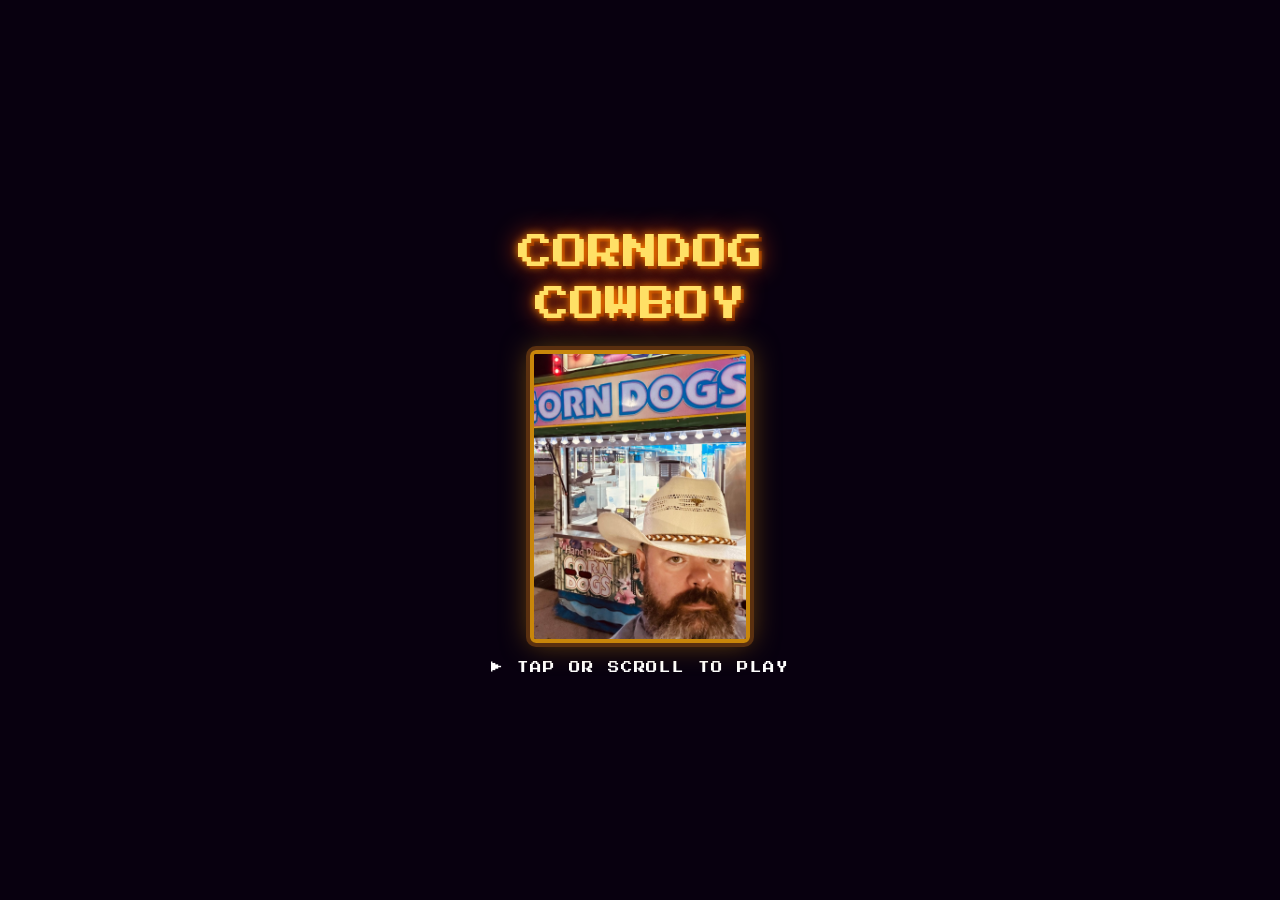
<file: corndogcowboy.rocks/index.html>
<!DOCTYPE html>
<html lang="en">
<head>
<meta charset="utf-8">
<meta name="viewport" content="width=device-width, initial-scale=1, maximum-scale=1, user-scalable=no">
<title>Corndog Cowboy</title>
<link href="https://fonts.googleapis.com/css2?family=Press+Start+2P&display=swap" rel="stylesheet">
<style>
*{margin:0;padding:0;box-sizing:border-box}
html,body{width:100%;height:100%;background:#08000f;overflow:hidden;display:flex;align-items:center;justify-content:center;touch-action:none}

#intro{
  position:fixed;inset:0;background:#08000f;
  display:flex;flex-direction:column;align-items:center;justify-content:center;gap:18px;
  z-index:10;cursor:pointer;
}
#intro.out{animation:fadeOut .7s forwards}
@keyframes fadeOut{to{opacity:0;pointer-events:none}}

.ititle{
  font-family:'Press Start 2P',monospace;
  font-size:clamp(1rem,5vw,2.2rem);
  color:#ffe066;line-height:1.5;text-align:center;
  text-shadow:0 0 8px #ff8800,0 0 24px #ff4400,3px 3px 0 #5a1e00;
}
#iphoto{
  position:relative;
  width:min(42vw,220px);aspect-ratio:3/4;border-radius:6px;overflow:hidden;
  border:4px solid #c8860a;
  box-shadow:0 0 0 4px #5a3010,0 0 28px rgba(200,134,10,.55);
  transition:transform .55s ease-in,opacity .55s ease-in;
}
#pix{position:absolute;inset:0;width:100%;height:100%;display:none;image-rendering:pixelated;image-rendering:crisp-edges}
#iphoto img{width:100%;height:100%;object-fit:cover;object-position:center top}
#istart{
  font-family:'Press Start 2P',monospace;
  font-size:clamp(.45rem,2vw,.72rem);color:#fff;letter-spacing:.08em;
  animation:blink .9s step-end infinite;
}
@keyframes blink{50%{opacity:0}}

#c{display:block;image-rendering:pixelated;image-rendering:crisp-edges}
#sl{
  position:fixed;inset:0;pointer-events:none;z-index:5;
  background:repeating-linear-gradient(to bottom,transparent 0,transparent 2px,rgba(0,0,0,.1) 2px,rgba(0,0,0,.1) 4px);
}
</style>
</head>
<body>

<div id="intro">
  <div class="ititle">CORNDOG<br>COWBOY</div>
  <div id="iphoto"><img id="iimg" src="images/corndogcowboy.jpg" alt="Corndog Cowboy"><canvas id="pix"></canvas></div>
  <div id="istart">&#9654; TAP OR SCROLL TO PLAY</div>
</div>

<canvas id="c"></canvas>
<div id="sl"></div>

<script>
'use strict';
const cv=document.getElementById('c'),ctx=cv.getContext('2d');
let GW=480,GH=270;   // logical size, derived from the viewport aspect in resize()
let SF=1,ready=false;

function resize(){
  // Landscape: fixed 270 tall. Portrait: fixed 300 wide. Either way the game fills the screen.
  if(innerWidth>=innerHeight){GH=270;GW=Math.round(270*innerWidth/innerHeight);}
  else{GW=300;GH=Math.round(300*innerHeight/innerWidth);}
  SF=Math.min(innerWidth/GW,innerHeight/GH);
  const d=devicePixelRatio||1;
  cv.style.width=GW*SF+'px'; cv.style.height=GH*SF+'px';
  cv.width=GW*SF*d|0; cv.height=GH*SF*d|0;
  ctx.setTransform(SF*d,0,0,SF*d,0,0);
  ctx.imageSmoothingEnabled=false;
  if(ready)layout();
}
resize(); addEventListener('resize',resize);

// ── AUDIO (chiptune beeps via Web Audio) ──
let AC=null;
function initAC(){
  const Ctor=window.AudioContext||window.webkitAudioContext;
  if(!Ctor)return;
  if(!AC)AC=new Ctor();
  if(AC.state==='suspended')AC.resume();
}
function beep(f,d,type='square',v=.12){
  if(!AC)return;
  const o=AC.createOscillator(),g=AC.createGain();
  o.connect(g);g.connect(AC.destination);
  o.type=type;o.frequency.value=f;
  g.gain.setValueAtTime(v,AC.currentTime);
  g.gain.exponentialRampToValueAtTime(.001,AC.currentTime+d);
  o.start();o.stop(AC.currentTime+d);
}
const SFX={
  catch:()=>{beep(440,.07);setTimeout(()=>beep(660,.07),55);setTimeout(()=>beep(880,.1),110);},
  miss: ()=>{beep(200,.08,'sawtooth',.1);setTimeout(()=>beep(130,.12,'sawtooth',.08),70);},
  streak:()=>[440,550,660,880,1100].forEach((f,i)=>setTimeout(()=>beep(f,.1,'square',.18),i*55)),
  mega:  ()=>[261,329,392,523,659].forEach((f,i)=>setTimeout(()=>beep(f,.15,'triangle',.2),i*70)),
};

// ── GAME STATE ──
const S={
  phase:'intro',
  score:0,streak:0,best:0,lives:3,
  cowY:GH/2,tgtY:GH/2,
  treats:[],sparks:[],toasts:[],stars:[],
  frame:0,speed:1.8,spawnT:0,spawnI:80,mouth:0,
};

// ── COWBOY GEOMETRY ──
// Sprite: P=3, 22 cols × 36 rows = 66×108px, top-left at (CBOY_SX, cowY-45)
// Mouth is open by default; S.mouth is a chomp timer that closes it briefly on a catch
// Mouth at rows 21-23, cols 8-13 → y = cowY+22, x = CBOY_SX+24
const P=3;
const MOUTH_DY=22, COW_MIN=45;
let CBOY_SX, MOUTH_X, COW_MAX;
// The corn dog stand, laid out as fractions of the logical height
function stand(){
  const signH=Math.round(GH*.17);
  return {signH, bulbY:signH+7, winTop:signH+14, counterY:Math.round(GH*.62), groundY:Math.round(GH*.86)};
}
function layout(){
  CBOY_SX=GW-80; MOUTH_X=CBOY_SX+8*P; COW_MAX=stand().groundY-53;
  S.cowY=Math.max(COW_MIN,Math.min(COW_MAX,S.cowY));
  S.tgtY=Math.max(COW_MIN,Math.min(COW_MAX,S.tgtY));
}
ready=true; layout();

// ── TREAT DEFS (weighted: mostly corn dogs) ──
const POOL=[];
[
  {id:'corndog',pts:10,label:'CORN DOG',    col:'#e8a830',n:5},
  {id:'turkey', pts:20,label:'TURKEY LEG',  col:'#b05830',n:2},
  {id:'cotton', pts:15,label:'COTTON CANDY',col:'#ff69b4',n:2},
  {id:'funnel', pts:25,label:'FUNNEL CAKE', col:'#f4c842',n:1},
  {id:'lemon',  pts:5, label:'LEMONADE',    col:'#ffe44d',n:2},
].forEach(t=>{for(let i=0;i<t.n;i++)POOL.push(t);});
const MEGA={id:'mega',pts:50,label:'MEGA DOG!!',col:'#ff8800'};

function spawn(gap=0){
  const def=Math.random()<.04?MEGA:POOL[Math.random()*POOL.length|0];
  const big=def===MEGA;
  const yMin=COW_MIN+MOUTH_DY-14, yMax=COW_MAX+MOUTH_DY+14;
  S.treats.push({...def,x:-50-gap,y:yMin+Math.random()*(yMax-yMin),
    spd:S.speed+(Math.random()-.5)*.5,wob:Math.random()*Math.PI*2,
    angle:0,checked:false,big});
}
function burst(x,y,col,n=8){
  for(let i=0;i<n;i++){
    const a=Math.PI*2*i/n+Math.random()*.6,s=1.5+Math.random()*3;
    S.sparks.push({x,y,vx:Math.cos(a)*s,vy:Math.sin(a)*s,
      life:40+Math.random()*20,max:60,col,sz:2+Math.random()*3});
  }
}
function toast(txt,col='#fff',big=false){
  S.toasts.push({txt,col,big,x:GW/2,y:GH/2-50,vy:-.7,life:80,max:80});
}

const R=(x,y,w,h,c)=>{ctx.fillStyle=c;ctx.fillRect(x|0,y|0,w,h);};

// ── BACKGROUND: the corn dog stand from the photo ──
function drawBG(){
  const L=stand();

  // Sign: green frame, yellow pinstripe, pink field, "CORN DOGS" in white with blue outline
  R(0,0,GW,L.signH,'#2e7a3c');
  R(0,3,GW,L.signH-6,'#e8c23a');
  R(0,5,GW,L.signH-10,'#f2a9da');
  const fs=Math.min(L.signH*.5,GW/9.5)|0;
  ctx.font=fs+'px "Press Start 2P",monospace';ctx.textAlign='center';ctx.textBaseline='middle';
  ctx.lineJoin='round';ctx.lineWidth=Math.max(2,fs/5);ctx.strokeStyle='#3b7fd9';
  ctx.strokeText('CORN DOGS',GW/2,L.signH/2+1);
  ctx.fillStyle='#fbf4ff';ctx.fillText('CORN DOGS',GW/2,L.signH/2+1);
  ctx.textBaseline='alphabetic';
  // Two red lamps top-left, like the photo
  [[7,4],[7,10]].forEach(([x,y],i)=>{ctx.fillStyle=(S.frame>>4)%2===i?'#ff2a2a':'#8a1010';ctx.beginPath();ctx.arc(x,y+1,2.2,0,Math.PI*2);ctx.fill();});

  // Marquee bulbs, chasing
  for(let i=0,x=8;x<GW;i++,x+=20){
    const lit=((i+(S.frame>>3))&3)!==0;
    if(lit){ctx.globalAlpha=.35;ctx.fillStyle='#bfe6ff';ctx.beginPath();ctx.arc(x,L.bulbY,6,0,Math.PI*2);ctx.fill();ctx.globalAlpha=1;}
    R(x-1,L.bulbY-5,2,2,'#556');
    ctx.fillStyle=lit?'#f4fbff':'#8fa6bd';ctx.beginPath();ctx.arc(x,L.bulbY,2.6,0,Math.PI*2);ctx.fill();
  }

  // Serving window: blue interior with stainless equipment
  const wh=L.counterY-L.winTop;
  R(0,L.winTop,GW,wh,'#1d5fc4');
  R(0,L.winTop,GW,wh*.35|0,'#2c86dd');
  R(0,L.winTop,3,wh,'#c9d1d9');R(GW-3,L.winTop,3,wh,'#c9d1d9');       // frame posts
  const eq=[[.16,.45,.34,'#b4bcc4'],[.62,.55,.2,'#9aa3ac'],[.4,.7,.1,'#e8ecef'],[.52,.7,.1,'#e8ecef']];
  eq.forEach(([fx,fy,fw,c])=>{const x=GW*fx|0,w=GW*fw|0,h=Math.min(wh*(1-fy),90)|0,y=L.counterY-h;R(x,y,w,h,c);R(x,y,w,3,'#e6eaee');R(x,y+3,w,2,'#6f7880');});
  for(let y=L.counterY-Math.min(wh*.4,80)|0;y<L.counterY-4;y+=5)R(GW*.63|0,y,GW*.18|0,1,'#6f7880'); // machine vents
  R(GW*.66|0,L.winTop+6,3,wh*.5|0,'#e3e8ec');                                        // chrome pole
  ctx.globalAlpha=.12;ctx.fillStyle='#fff';                                          // glass sheen
  for(let x=-wh;x<GW;x+=46){ctx.beginPath();ctx.moveTo(x,L.counterY);ctx.lineTo(x+wh,L.winTop);ctx.lineTo(x+wh+10,L.winTop);ctx.lineTo(x+10,L.counterY);ctx.fill();}
  ctx.globalAlpha=1;

  // Counter ledge
  R(0,L.counterY,GW,6,'#cdd5dd');R(0,L.counterY+6,GW,2,'#7e8791');

  // Front panel: cream bamboo with the small sign, hibiscus, and blue waves
  const pt=L.counterY+8, ph=L.groundY-pt;
  R(0,pt,GW,ph,'#efe5c8');
  for(let x=14;x<GW;x+=38){R(x,pt,3,ph,'#d8c89e');R(x-1,pt+(ph*.4|0),5,2,'#c4b48a');R(x-1,pt+(ph*.8|0),5,2,'#c4b48a');}
  ctx.font=Math.max(6,ph*.13|0)+'px "Press Start 2P",monospace';ctx.textAlign='left';
  ctx.fillStyle='#e8749f';ctx.fillText('HAND DIPPED',GW*.16|0,pt+ph*.3|0);
  ctx.lineWidth=2;ctx.strokeStyle='#3b7fd9';ctx.strokeText('CORN DOGS',GW*.16|0,pt+ph*.55|0);
  ctx.fillStyle='#fbf4ff';ctx.fillText('CORN DOGS',GW*.16|0,pt+ph*.55|0);
  [[GW*.09,pt+ph*.28],[GW*.5,pt+ph*.72],[GW*.7,pt+ph*.35]].forEach(([x,y])=>{
    for(let k=0;k<5;k++){const a=k*Math.PI*2/5;ctx.fillStyle='#f28ac4';ctx.beginPath();ctx.arc(x+Math.cos(a)*4,y+Math.sin(a)*4,3.2,0,Math.PI*2);ctx.fill();}
    ctx.fillStyle='#ffd23f';ctx.beginPath();ctx.arc(x,y,1.8,0,Math.PI*2);ctx.fill();
  });
  const wy=L.groundY-Math.max(8,ph*.22|0);
  [['#8fc6ff',0],['#3b7fd9',4]].forEach(([c,off])=>{
    ctx.fillStyle=c;ctx.beginPath();ctx.moveTo(0,L.groundY);
    for(let x=0;x<=GW;x+=4)ctx.lineTo(x,wy+off+Math.sin((x+S.frame*.6)/9)*2.5);
    ctx.lineTo(GW,L.groundY);ctx.fill();
  });

  // Asphalt
  R(0,L.groundY,GW,GH-L.groundY,'#4b4a52');
  for(let x=6;x<GW;x+=29)R(x,L.groundY+((x*7)%(GH-L.groundY-4))+2,9,2,'#5a5962');
}

// ── PIXEL COWBOY: drawn from a pixel map so it can carry the photo's features ──
// Straw hat with cattleman crease, lattice vents and gold pin, braided band, wide curled brim,
// hazel eyes, auburn mustache and a big beard that goes gray toward the chin.
const COW_PAL={
  W:'#f4eedc',w:'#e0d6b8',d:'#c6b78d',G:'#d4a017',b:'#8a5a2b',c:'#f7efdb',
  S:'#f3cdb0',s:'#dcab8c',e:'#fbf7ee',H:'#9a8f4a',E:'#2b1b0e',K:'#5b3a1e',
  B:'#7e4b28',R:'#9d5f33',Y:'#b8aa9b',y:'#d9d2c8',
  M:'#c0392b',m:'#6e1b16',T:'#fff3e0',t:'#d9534f',
};
const COW_MAP=[
  ".....WWW......WWW.....",
  "....WWWWWw..wWWWWW....",
  "....WWWWWWwwWWWWWW....",
  "....WWWWWWWWWWWWWW....",
  "....dWdWdWdWdWdWdW....",
  "....WdWdWGGWdWdWdW....",
  "....dWdWdWdWdWdWdW....",
  "....WWWWWWWWWWWWWw....",
  "WW..bcbcbcbcbcbcbc..WW",
  "WWWWWWWWWWWWWWWWWWWWWW",
  "wwwwwwwwwwwwwwwwwwwwww",
  "....ssSSSSSSSSSSss....",
  "....sSSSSSSSSSSSSs....",
  "....sSKKKKSSKKKKSs....",
  "...SseEHeSSSSeEHesS...",
  "...SseEHeSSSSeEHesS...",
  "...ssSSSSSssSSSSSss...",
  "....BBSSSSssSSSSBB....",
  "....BBSSSSsssSSSBB....",
  "....BBSBBBBBBBBSBB....",
  "....BBBBBBBBBBBBBB....",
  "...BBBBBMMMMMMBBBBB...",
  "...BBBBBTmmmmTBBBBB...",
  "...BBBBBmttttmBBBBB...",
  "..BBBBBBBBBBBBBBBBBB..",
  "..BBRBBBBYBBBBRBBBBB..",
  "..BBBBYBBBBBBYBBBBBB..",
  "..BYBBBBBYBBBBBBBYBB..",
  "...BBYBBYBBBYBBYBBB...",
  "...YBBYBYBBYBYBBYBY...",
  "....YYBYYBYYBYYBYY....",
  ".....YYYyYYYYyYYY.....",
  "......yYYyyYYyYy......",
  ".......yyYyyYyy.......",
  "......................",
  "......................",
];
function drawCowboy(sx,sy,mo){
  // Gray-blue heather shirt behind the beard
  R(sx,sy+30*P,22*P,6*P,'#97a7ba'); R(sx,sy+30*P,22*P,P,'#7d8ea3');
  R(sx,sy+32*P,P,4*P,'#7d8ea3'); R(sx+21*P,sy+32*P,P,4*P,'#7d8ea3');
  for(let gy=0;gy<COW_MAP.length;gy++){
    const line=COW_MAP[gy];
    for(let gx=0;gx<line.length;gx++){
      let ch=line[gx]; if(ch==='.')continue;
      if(mo&&gy>=21&&gy<=23&&gx>=8&&gx<=13)ch=gy===22?'K':'B';   // chomp: mouth closes into the beard
      R(sx+gx*P,sy+gy*P,P,P,COW_PAL[ch]);
    }
  }
  R(sx+6*P,sy+14*P,1,1,'#fff');R(sx+14*P,sy+14*P,1,1,'#fff');  // eye glints
  if(S.streak>=5){
    ctx.save();ctx.globalAlpha=.18+Math.sin(S.frame*.2)*.08;
    ctx.fillStyle='#ff8800';ctx.fillRect(sx,sy,22*P,36*P);ctx.restore();
  }
}

// ── TREATS ──
function drawTreat(t){
  ctx.save();ctx.translate(t.x|0,t.y|0);ctx.rotate(t.angle*Math.PI/180);
  const sc=t.big?1.6:1;
  switch(t.id){
    case'corndog':case'mega':{
      R(-2*sc,2*sc,4*sc,16*sc,'#c8a060');
      R(-8*sc,-16*sc,16*sc,20*sc,'#e8a830');
      R(-6*sc,-20*sc,12*sc,6*sc,'#d09020');
      R(-4*sc,-24*sc,8*sc,6*sc,'#c08010');
      R(-2*sc,-26*sc,4*sc,4*sc,'#b07000');
      R(-5*sc,-18*sc,3*sc,12*sc,'#f4c060');
      R(3*sc,-16*sc,3*sc,12*sc,'#b07818');
      if(t.big){
        [[16,0],[-16,0],[0,-30],[0,10]].forEach(([x,y])=>R(x-3,y-3,6,6,'#ffd700'));
      }
      break;
    }
    case'cotton':{
      R(-2,4,4,14,'#deb887');
      [['#ff69b4',0,-10,10],['#ff1493',-7,-5,8],['#ee44aa',7,-5,8],
       ['#da70d6',-3,-18,7],['#ff66cc',3,-18,7],['#cc44aa',0,-24,6]
      ].forEach(([c,x,y,r])=>{ctx.fillStyle=c;ctx.beginPath();ctx.arc(x,y,r,0,Math.PI*2);ctx.fill();});
      break;
    }
    case'turkey':{
      R(-2,8,4,12,'#f5f5dc');
      ctx.fillStyle='#ddd5a0';ctx.beginPath();ctx.arc(0,20,5,0,Math.PI*2);ctx.fill();
      ctx.fillStyle='#8b4513';ctx.beginPath();ctx.ellipse(0,-2,12,14,0,0,Math.PI*2);ctx.fill();
      ctx.fillStyle='#a05530';ctx.beginPath();ctx.ellipse(-3,-6,5,8,-.3,0,Math.PI*2);ctx.fill();
      break;
    }
    case'funnel':{
      ctx.fillStyle='#e0c890';ctx.beginPath();ctx.ellipse(0,4,14,4,0,0,Math.PI*2);ctx.fill();
      [['#e8b030',4],['#f4c842',3]].forEach(([c,lw])=>{
        ctx.strokeStyle=c;ctx.lineWidth=lw;ctx.lineCap='round';
        for(let i=0;i<3;i++){ctx.beginPath();ctx.arc(0,-3,10-i*3,i*.7,(i+1)*2.4);ctx.stroke();}
      });
      ctx.fillStyle='rgba(255,255,255,.7)';
      [-5,0,5,-3,3].forEach((x,i)=>{ctx.beginPath();ctx.arc(x,-1+i*2,1.2,0,Math.PI*2);ctx.fill();});
      break;
    }
    case'lemon':{
      ctx.fillStyle='#ffd700';
      ctx.beginPath();ctx.moveTo(-8,-12);ctx.lineTo(8,-12);ctx.lineTo(6,12);ctx.lineTo(-6,12);ctx.closePath();ctx.fill();
      ctx.fillStyle='#fff9c4';
      ctx.beginPath();ctx.moveTo(-6,-6);ctx.lineTo(6,-6);ctx.lineTo(4,10);ctx.lineTo(-4,10);ctx.closePath();ctx.fill();
      R(2,-18,3,14,'#ff6688');
      ctx.fillStyle='#ffe000';ctx.beginPath();ctx.arc(-3,-14,5,0,Math.PI*2);ctx.fill();
      ctx.fillStyle='#fff59d';ctx.beginPath();ctx.arc(-3,-14,3,0,Math.PI*2);ctx.fill();
      break;
    }
  }
  ctx.restore();
}

// ── UPDATE ──
function update(){
  if(S.phase!=='playing')return;
  S.frame++;
  S.cowY+=(S.tgtY-S.cowY)*.13;
  S.cowY=Math.max(COW_MIN,Math.min(COW_MAX,S.cowY));
  if(S.mouth>0)S.mouth--;
  S.speed=Math.min(5.5,1.8+S.score*.006);
  S.spawnI=Math.max(38,80-S.score*.15);

  if(++S.spawnT>=S.spawnI){
    S.spawnT=0; spawn();
    if(S.score>60&&Math.random()<.28)spawn(120);
  }

  const mouthY=S.cowY+MOUTH_DY;

  S.treats=S.treats.filter(t=>{
    t.x+=t.spd;
    t.y+=Math.sin(t.wob+=.05)*.25;
    t.angle+=(t.big?2:1.2);

    if(!t.checked&&t.x>=MOUTH_X-6){
      t.checked=true;
      if(Math.abs(t.y-mouthY)<24){
        S.score+=t.pts; S.streak++; S.best=Math.max(S.best,S.streak);
        S.mouth=10; SFX.catch(); burst(t.x,t.y,t.col,t.big?16:9);
        if(t.big){SFX.mega();toast('★ MEGA DOG! ★','#ffd700',true);}
        else if(S.streak===5) {toast('HOT STREAK! +50','#ff8800',true);S.score+=50;SFX.streak();}
        else if(S.streak===10){toast('ON FIRE! +100','#ff4400',true);S.score+=100;SFX.streak();}
        else if(S.streak>10&&S.streak%5===0){const b=S.streak*10;toast('★ x'+S.streak+' STREAK! +'+b,'#ffd700',true);S.score+=b;SFX.mega();}
        else toast('+'+t.pts+'  '+t.label,t.col);
        return false;
      } else {
        S.streak=0; S.lives--; SFX.miss(); toast('MISS!','#ff4444');
        if(S.lives<=0)S.phase='gameover';
      }
    }
    return t.x<GW+60;
  });

  S.sparks=S.sparks.filter(p=>{p.x+=p.vx;p.y+=p.vy;p.vy+=.12;p.life--;return p.life>0;});
  S.toasts=S.toasts.filter(t=>{t.y+=t.vy;t.life--;return t.life>0;});
}

// ── DRAW ──
function draw(){
  ctx.clearRect(0,0,GW,GH);
  drawBG();
  if(S.phase!=='playing'&&S.phase!=='gameover')return;

  if(S.streak>=3){
    const my=S.cowY+MOUTH_DY;
    ctx.globalAlpha=.1+Math.sin(S.frame*.15)*.04;
    ctx.fillStyle='#ff8800';ctx.fillRect(MOUTH_X-10,my-24,28,48);
    ctx.globalAlpha=1;
  }

  S.treats.forEach(drawTreat);
  drawCowboy(CBOY_SX,S.cowY-45,S.mouth);

  S.sparks.forEach(p=>{
    ctx.globalAlpha=p.life/p.max;
    R(p.x-p.sz/2,p.y-p.sz/2,p.sz,p.sz,p.col);
  });
  ctx.globalAlpha=1;

  // HUD: dark strip across the top of the serving window
  const hy=stand().winTop;
  R(0,hy,GW,26,'rgba(0,0,0,.5)');
  ctx.font='8px "Press Start 2P",monospace';
  ctx.fillStyle='#ffe066';ctx.textAlign='left';ctx.fillText('SCORE',8,hy+11);
  ctx.fillStyle='#fff';ctx.fillText(S.score,8,hy+22);
  ctx.fillStyle=S.streak>=5?'#ff8800':'#aab';ctx.textAlign='right';ctx.fillText('STREAK',GW-8,hy+11);
  ctx.fillStyle=S.streak>=5?'#ffcc00':'#fff';ctx.fillText('x'+S.streak,GW-8,hy+22);
  ctx.textAlign='center';ctx.fillStyle='#ff4444';
  for(let i=0;i<S.lives;i++)ctx.fillText('♥',GW/2-(S.lives-1)*10+i*20,hy+11);
  if(S.streak>=5){ctx.font='6px "Press Start 2P",monospace';ctx.fillStyle='#ff8800';ctx.textAlign='center';ctx.fillText('ON FIRE!',GW/2,hy+22);}

  S.toasts.forEach(t=>{
    ctx.globalAlpha=Math.min(1,t.life/20);
    ctx.font=(t.big?'10':'7')+'px "Press Start 2P",monospace';
    ctx.fillStyle=t.col;ctx.textAlign='center';ctx.fillText(t.txt,t.x,t.y);
  });
  ctx.globalAlpha=1;

  if(S.frame<180){
    ctx.globalAlpha=Math.max(0,1-S.frame/150);
    ctx.font='6px "Press Start 2P",monospace';ctx.fillStyle='#fff';ctx.textAlign='center';
    ctx.fillText('SCROLL / SWIPE UP & DOWN TO CATCH',GW/2,GH-8);
    ctx.globalAlpha=1;
  }

  if(S.phase==='gameover'){
    ctx.fillStyle='rgba(0,0,0,.72)';ctx.fillRect(0,0,GW,GH);
    ctx.fillStyle='#ff4444';ctx.font='14px "Press Start 2P",monospace';ctx.textAlign='center';
    ctx.fillText('GAME OVER',GW/2,GH/2-30);
    ctx.fillStyle='#ffe066';ctx.font='7px "Press Start 2P",monospace';
    ctx.fillText('SCORE: '+S.score,GW/2,GH/2-10);
    ctx.fillText('BEST STREAK: x'+S.best,GW/2,GH/2+8);
    if(Math.floor(S.frame/20)%2===0){ctx.fillStyle='#fff';ctx.fillText('TAP TO RIDE AGAIN',GW/2,GH/2+32);}
  }
}

(function loop(){update();draw();requestAnimationFrame(loop);})();

// ── INPUT ──
function clampTgt(dy){S.tgtY=Math.max(COW_MIN,Math.min(COW_MAX,S.tgtY+dy));}

addEventListener('wheel',e=>{
  initAC();
  if(S.phase==='intro'){launch();return;}
  if(S.phase==='playing'){e.preventDefault();clampTgt(e.deltaY*.45);}
},{passive:false});

addEventListener('keydown',e=>{
  initAC();
  if(e.key==='ArrowUp'){e.preventDefault();clampTgt(-18);}
  if(e.key==='ArrowDown'){e.preventDefault();clampTgt(18);}
  if((e.key===' '||e.key==='Enter')){
    if(S.phase==='intro')launch();
    else if(S.phase==='gameover')restart();
  }
});

let lastTY=null;
cv.addEventListener('touchstart',e=>{
  initAC();
  if(S.phase==='gameover'){restart();return;}
  lastTY=e.touches[0].clientY;e.preventDefault();
},{passive:false});
cv.addEventListener('touchmove',e=>{
  if(S.phase!=='playing'||lastTY===null)return;
  clampTgt((e.touches[0].clientY-lastTY)/SF);
  lastTY=e.touches[0].clientY;e.preventDefault();
},{passive:false});
cv.addEventListener('touchend',()=>{lastTY=null;});
cv.addEventListener('click',()=>{initAC();if(S.phase==='gameover')restart();});

// ── START / RESTART ──
function startGame(){
  Object.assign(S,{phase:'playing',score:0,streak:0,lives:3,
    cowY:GH/2,tgtY:GH/2,treats:[],sparks:[],toasts:[],
    frame:0,speed:1.8,spawnT:0,spawnI:80,mouth:0});
}
function restart(){startGame();}

// ── INTRO: photo pixelates in place, then fades into the game (auto after 3s, or on tap/scroll) ──
const introEl=document.getElementById('intro');
const photoEl=document.getElementById('iphoto');
const imgEl=document.getElementById('iimg');
const pix=document.getElementById('pix');
let launched=false;

function pixelate(step){
  // Redraw the cover-cropped photo through a tiny canvas so each source pixel becomes a chunky block
  const r=photoEl.getBoundingClientRect(), d=devicePixelRatio||1;
  if(pix.width!==r.width*d|0){pix.width=r.width*d|0;pix.height=r.height*d|0;}
  const iw=imgEl.naturalWidth, ih=imgEl.naturalHeight;
  const sc=Math.max(r.width/iw,r.height/ih), sw=r.width/sc, sh=r.height/sc, sx=(iw-sw)/2;
  const cw=Math.max(1,Math.ceil(r.width/step)), ch=Math.max(1,Math.ceil(r.height/step));
  const tiny=document.createElement('canvas'); tiny.width=cw; tiny.height=ch;
  tiny.getContext('2d').drawImage(imgEl,sx,0,sw,sh,0,0,cw,ch);
  const pc=pix.getContext('2d'); pc.imageSmoothingEnabled=false;
  pc.drawImage(tiny,0,0,cw,ch,0,0,pix.width,pix.height);
}

function launch(){
  if(launched)return; launched=true;
  const steps=[2,3,4,6,8,12,16,24,32,48];
  const canPix=imgEl.complete&&imgEl.naturalWidth>0;
  if(canPix){pix.style.display='block';imgEl.style.visibility='hidden';}
  let i=0;
  const tick=()=>{
    if(canPix&&i<steps.length){pixelate(steps[i++]);setTimeout(tick,85);return;}
    introEl.classList.add('out');
    startGame();
    setTimeout(()=>introEl.style.display='none',700);
  };
  tick();
}
introEl.addEventListener('click',()=>{initAC();launch();});
introEl.addEventListener('touchend',e=>{e.preventDefault();initAC();launch();},{passive:false});
setTimeout(launch,3000);
</script>
</body>
</html>
</file>
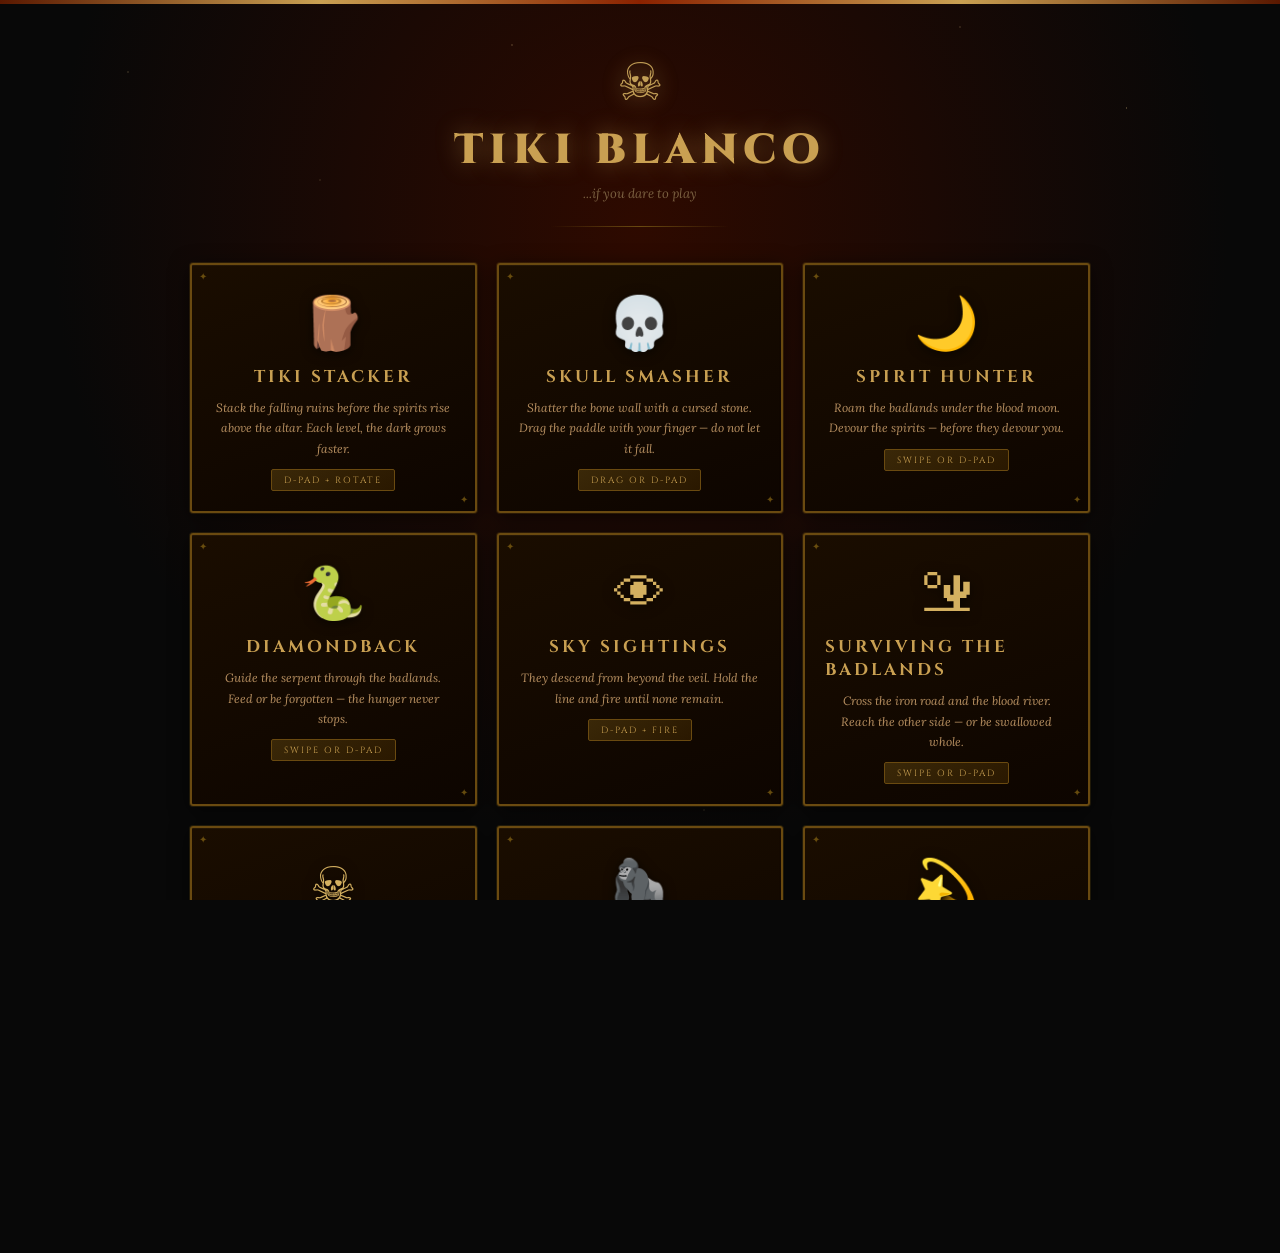
<file: nes-games/index.html>
<!doctype html>
<html lang="en">
<head>
  <meta charset="utf-8"/>
  <meta name="viewport" content="width=device-width, initial-scale=1, viewport-fit=cover"/>
  <meta name="apple-mobile-web-app-capable" content="yes"/>
  <meta name="apple-mobile-web-app-status-bar-style" content="black-translucent"/>
  <meta name="description" content="Tiki Blanco Arcade — classic game clones playable on iOS"/>
  <title>Tiki Blanco Arcade</title>
  <link rel="manifest" href="manifest.json"/>
  <link rel="stylesheet" href="style.css"/>
</head>
<body class="landing">

<div class="landing-wrap">
  <div class="skull-icon">☠</div>
  <h1>TIKI BLANCO</h1>
  <p class="subtitle">...if you dare to play</p>
  <div class="landing-divider"></div>

  <div class="game-grid">

    <a class="game-card" href="tetris.html">
      <div class="icon">🪵</div>
      <h2>TIKI STACKER</h2>
      <p>Stack the falling ruins before the spirits rise above the altar. Each level, the dark grows faster.</p>
      <span class="badge">D-PAD + ROTATE</span>
    </a>

    <a class="game-card" href="breakout.html">
      <div class="icon">💀</div>
      <h2>SKULL SMASHER</h2>
      <p>Shatter the bone wall with a cursed stone. Drag the paddle with your finger — do not let it fall.</p>
      <span class="badge">DRAG OR D-PAD</span>
    </a>

    <a class="game-card" href="pacman.html">
      <div class="icon">🌙</div>
      <h2>SPIRIT HUNTER</h2>
      <p>Roam the badlands under the blood moon. Devour the spirits — before they devour you.</p>
      <span class="badge">SWIPE OR D-PAD</span>
    </a>

    <a class="game-card" href="diamondback.html">
      <div class="icon">🐍</div>
      <h2>DIAMONDBACK</h2>
      <p>Guide the serpent through the badlands. Feed or be forgotten — the hunger never stops.</p>
      <span class="badge">SWIPE OR D-PAD</span>
    </a>

    <a class="game-card" href="sky-sightings.html">
      <div class="icon">👁</div>
      <h2>SKY SIGHTINGS</h2>
      <p>They descend from beyond the veil. Hold the line and fire until none remain.</p>
      <span class="badge">D-PAD + FIRE</span>
    </a>

    <a class="game-card" href="surviving-the-badlands.html">
      <div class="icon">🏜</div>
      <h2>SURVIVING THE BADLANDS</h2>
      <p>Cross the iron road and the blood river. Reach the other side — or be swallowed whole.</p>
      <span class="badge">SWIPE OR D-PAD</span>
    </a>

    <a class="game-card" href="the-snakepit.html">
      <div class="icon">☠</div>
      <h2>THE SNAKEPIT</h2>
      <p>The serpents descend through mushroom fields. Shoot fast — they split and multiply in the dark.</p>
      <span class="badge">D-PAD + FIRE</span>
    </a>

    <a class="game-card" href="tiki-tower-king.html">
      <div class="icon">🦍</div>
      <h2>TIKI TOWER KING</h2>
      <p>The spirit ape hurls fire from the summit. Climb the tower, claim your crown.</p>
      <span class="badge">D-PAD + JUMP</span>
    </a>

    <a class="game-card" href="fallen-stars.html">
      <div class="icon">💫</div>
      <h2>FALLEN STARS</h2>
      <p>The sky is breaking apart. Pilot your vessel through the wreckage. Shatter what remains.</p>
      <span class="badge">ROTATE · THRUST · FIRE</span>
    </a>

  </div>

  <div class="landing-footer">
    <p>Tap <strong>Share → Add to Home Screen</strong> in Safari to install full-screen.</p>
    <br/>
    <p>Fan-made games. No affiliation with Nintendo.</p>
    <p>TikiBlänco · Blanco, Texas</p>
  </div>
</div>

</body>
</html>
</file>
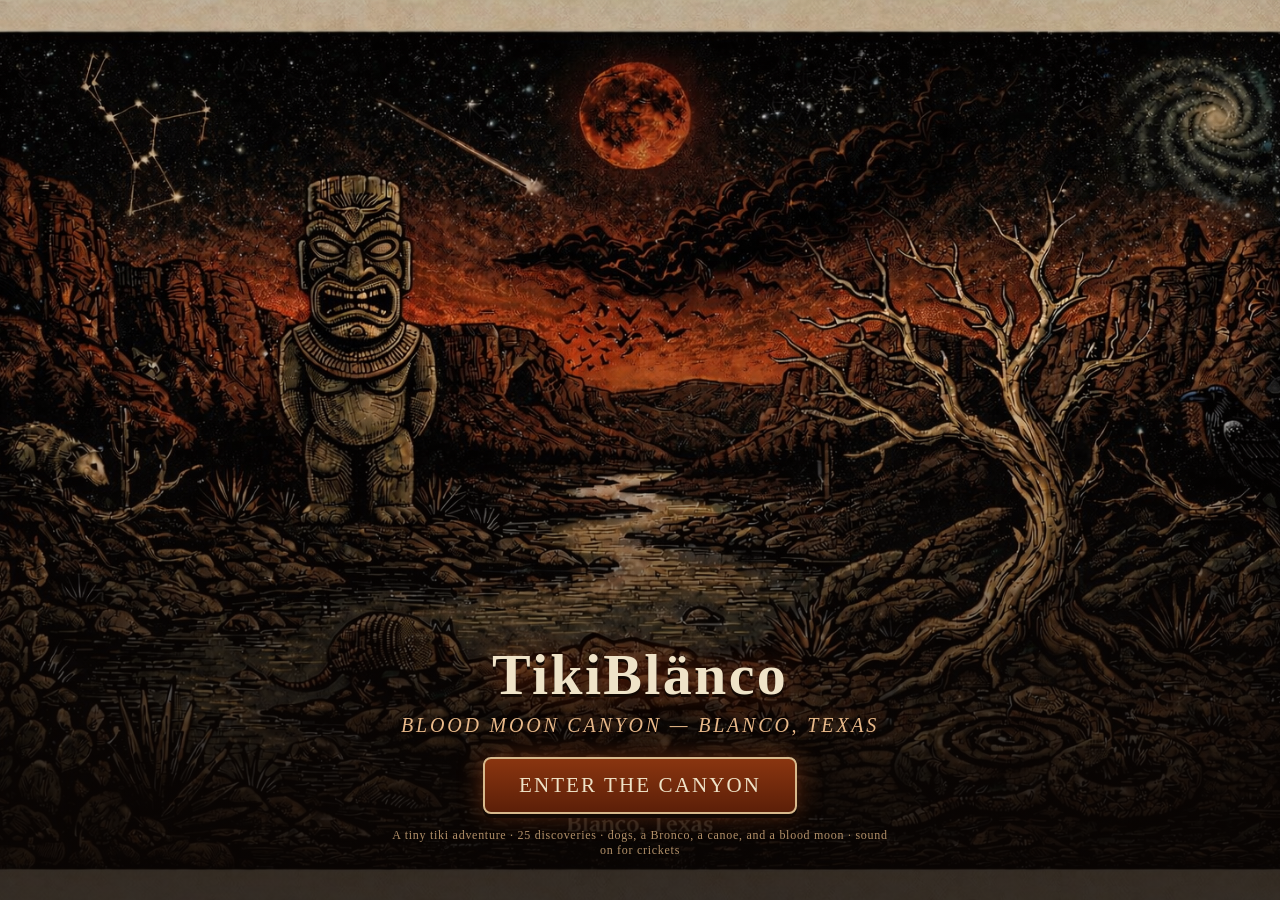
<file: tiki-blanco/index.html>
<!DOCTYPE html>
<html lang="en">
<head>
<meta charset="utf-8">
<title>TikiBlänco — Blood Moon Canyon</title>
<meta name="viewport" content="width=device-width, initial-scale=1, maximum-scale=1, user-scalable=no, viewport-fit=cover">
<meta name="apple-mobile-web-app-capable" content="yes">
<meta name="apple-mobile-web-app-status-bar-style" content="black-translucent">
<meta name="description" content="Explore the TikiBlänco poster as a little tiki man — a retro low-poly adventure in Blanco, Texas.">
<style>
  :root{
    --parchment:#efe3c8;
    --ink:#2a1608;
    --rust:#a83a12;
    --ember:#ff7a33;
    --shadow:#120803;
  }
  *{ margin:0; padding:0; box-sizing:border-box; -webkit-tap-highlight-color:transparent; }
  html,body{ width:100%; height:100%; overflow:hidden; background:#0a0503; }
  body{ font-family:Georgia,'Times New Roman',serif; color:var(--parchment);
        touch-action:none; user-select:none; -webkit-user-select:none; }
  #game{ position:fixed; inset:0; }
  #game canvas{ width:100%; height:100%; display:block; image-rendering:pixelated; image-rendering:crisp-edges; }

  /* ---------- Title screen ---------- */
  #title{
    position:fixed; inset:0; z-index:50; display:flex; flex-direction:column;
    align-items:center; justify-content:flex-end; text-align:center;
    background:#0a0503 url('poster.jpg') center/cover no-repeat;
    transition:opacity 1.2s ease;
  }
  #title::after{ content:''; position:absolute; inset:0;
    background:linear-gradient(180deg, rgba(10,5,3,.25) 0%, rgba(10,5,3,.0) 35%, rgba(10,5,3,.82) 88%); }
  #title.hidden{ opacity:0; pointer-events:none; }
  #title .inner{ position:relative; z-index:1; padding:0 24px calc(42px + env(safe-area-inset-bottom)); max-width:560px; }
  #title h1{
    font-size:clamp(34px,7vw,58px); letter-spacing:.04em; color:var(--parchment);
    text-shadow:0 3px 0 var(--shadow), 0 0 28px rgba(255,90,30,.45);
    font-weight:700;
  }
  #title h2{
    font-size:clamp(14px,3vw,20px); font-style:italic; font-weight:400;
    color:#e8b98a; margin:6px 0 20px; text-shadow:0 2px 0 var(--shadow);
    letter-spacing:.14em;
  }
  #enterBtn{
    font-family:inherit; font-size:clamp(16px,3.4vw,21px); letter-spacing:.1em;
    color:var(--parchment); background:linear-gradient(180deg,#8a3510,#5c1f08);
    border:2px solid #d8b98c; border-radius:8px; padding:14px 34px; cursor:pointer;
    box-shadow:0 4px 0 var(--shadow), 0 0 24px rgba(255,110,40,.35);
    animation:pulse 2.2s ease-in-out infinite;
  }
  #enterBtn:active{ transform:translateY(3px); box-shadow:0 1px 0 var(--shadow); }
  @keyframes pulse{ 0%,100%{ box-shadow:0 4px 0 var(--shadow),0 0 16px rgba(255,110,40,.25);}
                    50%{ box-shadow:0 4px 0 var(--shadow),0 0 34px rgba(255,130,50,.55);} }
  #title .hint{ margin-top:14px; font-size:12px; color:#cfa87a; opacity:.85; letter-spacing:.06em; }
  .tEmber{
    position:absolute; bottom:-10px; width:5px; height:5px; border-radius:50%; z-index:1;
    background:radial-gradient(circle, #ffd77a 0%, rgba(255,122,51,.85) 45%, rgba(255,122,51,0) 75%);
    animation:emberRise linear infinite; pointer-events:none;
  }
  @keyframes emberRise{
    0%{ transform:translate(0,0) scale(1); opacity:0; }
    8%{ opacity:.9; }
    50%{ transform:translate(14px,-45vh) scale(.8); opacity:.55; }
    100%{ transform:translate(-10px,-92vh) scale(.3); opacity:0; }
  }

  /* ---------- HUD ---------- */
  #hud{ position:fixed; inset:0; z-index:20; pointer-events:none; opacity:0; transition:opacity .8s ease .6s; }
  #hud.on{ opacity:1; }
  .hudCard{
    background:rgba(18,8,3,.72); border:1px solid rgba(216,185,140,.5); border-radius:8px;
    padding:8px 12px; backdrop-filter:blur(2px);
  }
  #logo{ position:absolute; top:calc(10px + env(safe-area-inset-top)); left:12px; }
  #logo b{ display:block; font-size:17px; letter-spacing:.06em; color:var(--parchment); }
  #logo span{ display:block; font-size:10.5px; font-style:italic; color:#dd9a5b; letter-spacing:.14em; }
  #counter{ position:absolute; top:calc(10px + env(safe-area-inset-top)); right:12px; text-align:right; pointer-events:auto; cursor:pointer; }
  #counter b{ font-size:16px; color:var(--ember); }
  #counter span{ font-size:11px; letter-spacing:.08em; color:#e6cfa2; }
  #muteBtn{
    position:absolute; top:calc(64px + env(safe-area-inset-top)); right:12px; pointer-events:auto; cursor:pointer;
    width:38px; height:34px; display:flex; align-items:center; justify-content:center; font-size:16px;
  }
  #ctrlHint{
    position:absolute; bottom:calc(14px + env(safe-area-inset-bottom)); left:50%; transform:translateX(-50%);
    font-size:12.5px; letter-spacing:.06em; color:#e6cfa2; white-space:nowrap;
    transition:opacity 1s ease;
  }
  #ctrlHint.fade{ opacity:0; }

  /* ---------- Discovery popup ---------- */
  #popup{
    position:fixed; left:50%; top:calc(16px + env(safe-area-inset-top) + 54px); transform:translateX(-50%) translateY(-12px);
    z-index:30; width:min(400px, calc(100vw - 32px));
    background:linear-gradient(180deg,#f2e6ca,#e5d3ab);
    color:var(--ink); border:2px solid #6b3d16; border-radius:10px;
    box-shadow:0 6px 0 rgba(0,0,0,.45), inset 0 0 40px rgba(120,70,20,.18);
    padding:14px 18px 15px; opacity:0; pointer-events:none;
    transition:opacity .35s ease, transform .35s ease;
  }
  #popup.show{ opacity:1; transform:translateX(-50%) translateY(0); pointer-events:auto; cursor:pointer; }
  #popup .kicker{ font-size:10px; letter-spacing:.22em; color:var(--rust); text-transform:uppercase; }
  #popup h3{ font-size:21px; margin:3px 0 6px; color:#3a1c06; }
  #popup p{ font-size:13.5px; line-height:1.45; font-style:italic; color:#4a2a10; }

  /* ---------- Field guide ---------- */
  #guide{
    position:fixed; inset:0; z-index:40; display:none; align-items:center; justify-content:center;
    background:rgba(8,4,2,.7); pointer-events:auto;
  }
  #guide.show{ display:flex; }
  #guide .book{
    width:min(430px, calc(100vw - 36px)); max-height:78vh; overflow-y:auto;
    background:linear-gradient(180deg,#f2e6ca,#e2cfa5); color:var(--ink);
    border:2px solid #6b3d16; border-radius:12px; padding:20px 22px;
    box-shadow:0 10px 0 rgba(0,0,0,.5);
  }
  #guide h3{ text-align:center; font-size:20px; color:#3a1c06; letter-spacing:.06em; margin-bottom:2px; }
  #guide .sub{ text-align:center; font-size:11px; font-style:italic; color:var(--rust); margin-bottom:12px; letter-spacing:.1em; }
  #guide ul{ list-style:none; }
  #guide li{ padding:7px 4px; border-bottom:1px dashed rgba(107,61,22,.35); font-size:14.5px; display:flex; gap:10px; align-items:center; }
  #guide li .dot{ width:12px; text-align:center; }
  #guide li.found .dot{ color:#0a6b2a; }
  #guide li.unfound{ color:#9b7a4e; font-style:italic; }
  #guide .close{ display:block; margin:14px auto 0; font-family:inherit; font-size:14px; padding:8px 26px;
    background:linear-gradient(180deg,#8a3510,#5c1f08); color:var(--parchment);
    border:1.5px solid #d8b98c; border-radius:7px; cursor:pointer; letter-spacing:.08em; }

  /* ---------- Completion banner ---------- */
  #complete{
    position:fixed; left:50%; top:38%; transform:translate(-50%,-50%) scale(.9); z-index:35;
    width:min(430px, calc(100vw - 36px)); text-align:center;
    background:linear-gradient(180deg,#f2e6ca,#e5d3ab); color:var(--ink);
    border:3px solid #6b3d16; border-radius:14px; padding:22px 24px;
    box-shadow:0 8px 0 rgba(0,0,0,.5), 0 0 60px rgba(255,120,40,.55);
    opacity:0; pointer-events:none; transition:opacity .6s ease, transform .6s ease;
  }
  #complete.show{ opacity:1; transform:translate(-50%,-50%) scale(1); pointer-events:auto; cursor:pointer; }
  #complete h3{ font-size:24px; color:#3a1c06; margin-bottom:8px; }
  #complete p{ font-size:14.5px; font-style:italic; line-height:1.5; color:#4a2a10; }

  /* ---------- Touch controls ---------- */
  #stick{ position:fixed; z-index:25; width:110px; height:110px; border-radius:50%;
    border:2px solid rgba(216,185,140,.5); background:rgba(18,8,3,.35); display:none; pointer-events:none; }
  #stickKnob{ position:absolute; left:50%; top:50%; width:46px; height:46px; margin:-23px 0 0 -23px;
    border-radius:50%; background:rgba(216,185,140,.55); border:2px solid rgba(240,220,180,.8); }
  #jumpBtn{
    position:fixed; right:20px; bottom:calc(46px + env(safe-area-inset-bottom)); z-index:25;
    width:74px; height:74px; border-radius:50%; display:none; align-items:center; justify-content:center;
    background:rgba(18,8,3,.55); border:2px solid rgba(216,185,140,.6);
    color:var(--parchment); font-family:inherit; font-size:13px; letter-spacing:.08em; pointer-events:auto;
  }
  body.touch #jumpBtn{ display:flex; }

  /* discovery tracker compass */
  #tracker{
    position:fixed; left:14px; bottom:calc(14px + env(safe-area-inset-bottom)); z-index:22;
    display:none; align-items:center; gap:8px; font-size:12.5px; letter-spacing:.06em; color:#e6cfa2;
  }
  #tracker #trackArrow{ display:inline-block; color:var(--ember); font-size:15px; transition:transform .12s linear; }

  /* drive / exit button */
  #driveBtn{
    position:fixed; right:20px; bottom:calc(136px + env(safe-area-inset-bottom)); z-index:25;
    display:none; padding:14px 18px; border-radius:50%; width:74px; height:74px;
    background:linear-gradient(180deg,#2e6b3a,#1c4a24); border:2px solid #d8b98c;
    color:var(--parchment); font-family:inherit; font-size:13px; letter-spacing:.08em; cursor:pointer;
    box-shadow:0 3px 0 var(--shadow);
  }
  #driveBtn:active{ transform:translateY(2px); }
  .actBtn{
    position:fixed; right:20px; z-index:25; display:none;
    width:74px; height:74px; border-radius:50%;
    background:linear-gradient(180deg,#6b4416,#4a2c0c); border:2px solid #d8b98c;
    color:var(--parchment); font-family:inherit; font-size:12.5px; letter-spacing:.08em; cursor:pointer;
    box-shadow:0 3px 0 var(--shadow);
  }
  .actBtn:active{ transform:translateY(2px); }
  #fishBtn{ bottom:calc(226px + env(safe-area-inset-bottom)); }
  #fetchBtn{ bottom:calc(316px + env(safe-area-inset-bottom)); }
  #petBtn{ bottom:calc(406px + env(safe-area-inset-bottom)); background:linear-gradient(180deg,#8a3560,#5c1f3a); }
  #counter.bump{ animation:cbump .45s ease; }
  @keyframes cbump{ 0%{ transform:scale(1); } 40%{ transform:scale(1.16); } 100%{ transform:scale(1); } }
  #boostChip{
    position:fixed; left:50%; transform:translateX(-50%); top:calc(10px + env(safe-area-inset-top));
    z-index:22; display:none; font-size:14px; color:#f2c2d8; letter-spacing:.06em;
  }
  #photoBtn{
    position:absolute; top:calc(110px + env(safe-area-inset-top)); right:12px; pointer-events:auto; cursor:pointer;
    width:38px; height:34px; display:flex; align-items:center; justify-content:center; font-size:15px;
  }

  #guide .reset{ background:linear-gradient(180deg,#5a5048,#3a322c); font-size:12px; padding:6px 18px; margin-top:8px; }

  /* vignette for mood */
  #vignette{ position:fixed; inset:0; z-index:15; pointer-events:none;
    background:radial-gradient(ellipse at center, transparent 55%, rgba(8,3,1,.55) 100%); }
</style>
</head>
<body>
  <div id="game"></div>
  <div id="vignette"></div>

  <div id="hud">
    <div id="logo" class="hudCard"><b>TikiBl&auml;nco</b><span>BLOOD MOON CANYON</span></div>
    <div id="counter" class="hudCard" title="Open field guide"><b id="count">0</b><b style="color:#e6cfa2">/25</b><br><span>DISCOVERIES &#9662;</span></div>
    <div id="muteBtn" class="hudCard" title="Toggle sound">&#128266;</div>
    <div id="photoBtn" class="hudCard" title="Take a framed photo (P)">&#128247;</div>
    <div id="ctrlHint" class="hudCard"></div>
  </div>

  <div id="popup"><div class="kicker" id="popKicker">Discovery</div><h3 id="popTitle"></h3><p id="popText"></p></div>

  <div id="tracker" class="hudCard"><span id="trackArrow">&#9650;</span><span id="trackDist"></span></div>
  <div id="boostChip" class="hudCard"></div>
  <button id="driveBtn">DRIVE</button>
  <button id="fishBtn" class="actBtn">FISH</button>
  <button id="fetchBtn" class="actBtn">FETCH</button>
  <button id="petBtn" class="actBtn">PET</button>

  <div id="guide"><div class="book">
    <h3>Field Guide</h3><div class="sub">BLANCO, TEXAS &mdash; UNDER THE BLOOD MOON</div>
    <ul id="guideList"></ul>
    <div id="guideFoot" style="text-align:center;font-size:11.5px;font-style:italic;color:#7a5426;margin-top:10px"></div>
    <button class="close" id="guideClose">Close</button>
    <button class="close reset" id="guideReset" title="Erase progress and start over">Reset Journey</button>
  </div></div>

  <div id="complete"><h3>Canyon Explored!</h3>
    <p>You&rsquo;ve wandered every corner of Blood Moon Canyon and lived to tell it.
    The Great Tiki&rsquo;s eyes burn bright in your honor. Somebody is waiting for you at the grotto&hellip;<br>
    <b id="completeTime" style="display:block;margin-top:8px;color:#a83a12"></b>
    <br><b>Aloha, y&rsquo;all. &mdash; TikiBl&auml;nco</b></p></div>

  <div id="stick"><div id="stickKnob"></div></div>
  <button id="jumpBtn">JUMP</button>

  <div id="title">
    <i class="tEmber" style="left:12%;animation-duration:9s;animation-delay:0s"></i>
    <i class="tEmber" style="left:28%;animation-duration:12s;animation-delay:3s"></i>
    <i class="tEmber" style="left:55%;animation-duration:8s;animation-delay:1.5s"></i>
    <i class="tEmber" style="left:71%;animation-duration:11s;animation-delay:5s"></i>
    <i class="tEmber" style="left:87%;animation-duration:10s;animation-delay:2.2s"></i>
    <div class="inner">
    <h1>TikiBl&auml;nco</h1>
    <h2>BLOOD MOON CANYON &mdash; BLANCO, TEXAS</h2>
    <button id="enterBtn">ENTER THE CANYON</button>
    <div class="hint">A tiny tiki adventure &middot; 25 discoveries &middot; dogs, a Bronco, a canoe, and a blood moon &middot; sound on for crickets</div>
  </div></div>

<script type="module" src="js/game.js"></script>
</body>
</html>
</file>
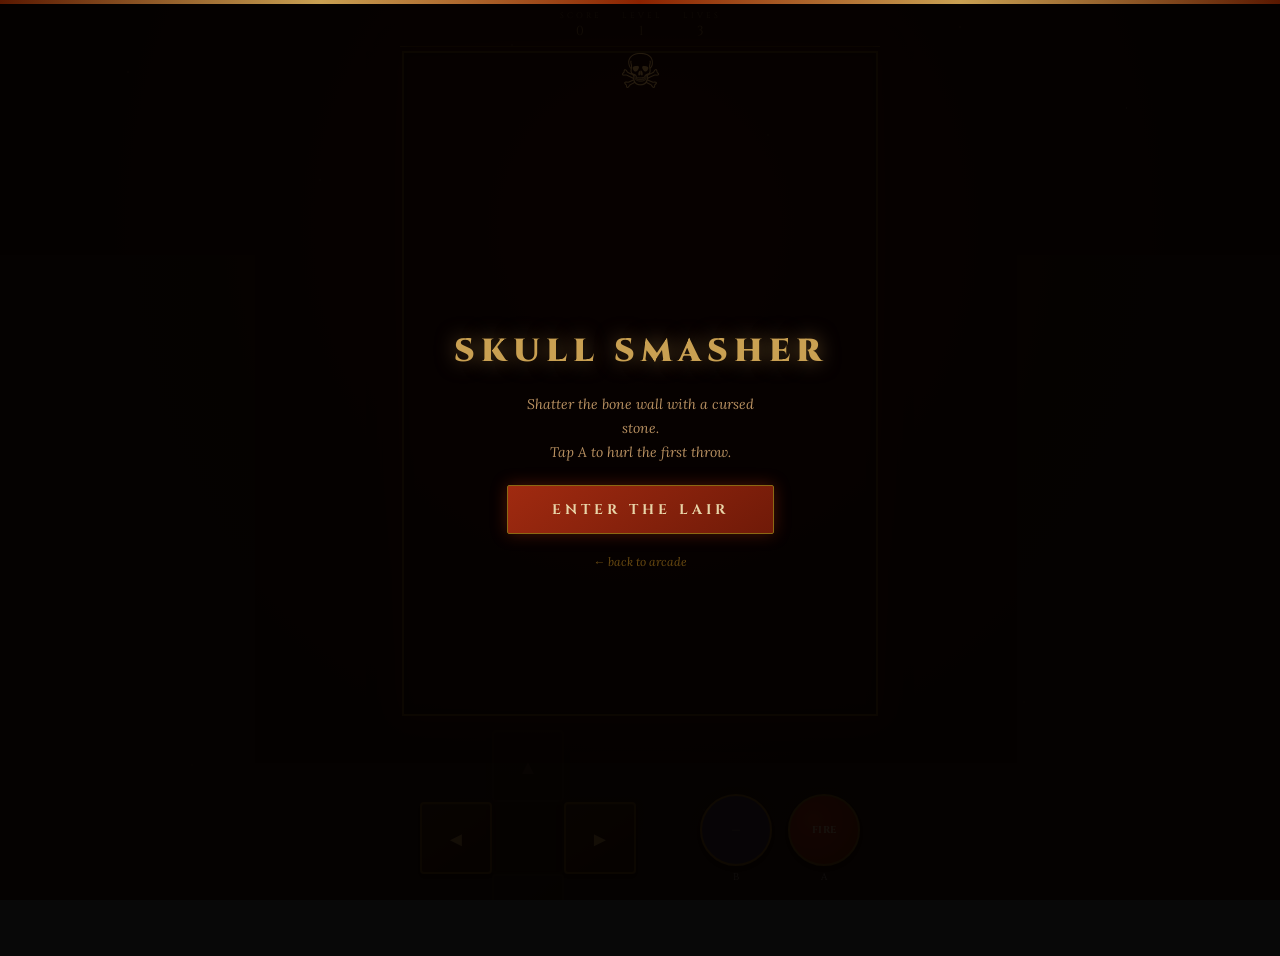
<file: nes-games/breakout.html>
<!doctype html>
<html lang="en">
<head>
  <meta charset="utf-8"/>
  <meta name="viewport" content="width=device-width, initial-scale=1, viewport-fit=cover"/>
  <meta name="apple-mobile-web-app-capable" content="yes"/>
  <meta name="apple-mobile-web-app-status-bar-style" content="black-translucent"/>
  <title>Skull Smasher — Tiki Blanco Arcade</title>
  <link rel="stylesheet" href="style.css"/>
  <style>
    #game-wrap { gap: 4px; }
    /* Breakout uses left/right paddle — only show those + A to launch */
    #btn-up, #btn-down, #btn-center { opacity:0.2; pointer-events:none; }
    #btn-b { background: #2a2a4a; color: #888; }
    #gamepad { flex-direction: row; align-items: center; justify-content: space-between; }
  </style>
</head>
<body>
<div id="overlay">
  <h1>SKULL SMASHER</h1>
  <p>Shatter the bone wall with a cursed stone.<br/>Tap A to hurl the first throw.</p>
  <button class="overlay-btn" id="overlay-btn">ENTER THE LAIR</button>
  <a href="index.html" style="color:#6a4a10;font-size:12px;text-decoration:none;font-family:'Lora',serif;font-style:italic;">← back to arcade</a>
</div>

<div id="game-wrap">
  <div id="hud">
    <span><span class="label">score</span><span id="score">0</span></span>
    <span><span class="label">level</span><span id="level">1</span></span>
    <span><span class="label">lives</span><span id="lives">3</span></span>
  </div>
  <canvas id="canvas"></canvas>
  <div id="gamepad">
    <div id="dpad">
      <div class="dpad-btn" id="btn-up">▲</div>
      <div class="dpad-btn" id="btn-left">◄</div>
      <div class="dpad-btn" id="btn-center"></div>
      <div class="dpad-btn" id="btn-right">►</div>
      <div class="dpad-btn" id="btn-down">▼</div>
    </div>
    <div id="action-btns">
      <div style="display:flex;flex-direction:column;align-items:center;gap:4px;">
        <button class="action-btn" id="btn-b">—</button>
        <span style="font-size:10px;color:#888;">B</span>
      </div>
      <div style="display:flex;flex-direction:column;align-items:center;gap:4px;">
        <button class="action-btn" id="btn-a">FIRE</button>
        <span style="font-size:10px;color:#888;">A</span>
      </div>
    </div>
  </div>
</div>

<script>
(function(){
"use strict";

const canvas = document.getElementById('canvas');
const ctx    = canvas.getContext('2d');

// ── Layout constants ───────────────────────────────
const BRICK_ROWS  = 6;
const BRICK_COLS  = 10;
const BRICK_PAD   = 4;
const PADDLE_H    = 12;
const BALL_R      = 7;

// ── State ──────────────────────────────────────────
let W, H, brickW, brickH;
let px, py, pWidth;      // paddle
let bx, by, bdx, bdy;    // ball
let launched;
let bricks;
let score, lives, level;
let gameOver, paused, won;
let animId;
let keysDown = {};

// Colors per row (Tiki Blanco palette)
const rowColors = ['#c84b2a','#8b2200','#c9a052','#3a6a1a','#4a2808','#7a1a00'];

function resize(){
  const avail = Math.min(window.innerWidth, 480);
  W = avail - 8;
  H = Math.round(W * 1.4);
  canvas.width  = W;
  canvas.height = H;

  brickW = (W - BRICK_PAD*(BRICK_COLS+1)) / BRICK_COLS;
  brickH = Math.round(H * 0.04);
  pWidth = Math.round(W * 0.22);
  if(!gameOver) resetBall();
}

function resetBall(){
  px = W/2 - pWidth/2;
  py = H - Math.round(H*0.08) - PADDLE_H;
  bx = px + pWidth/2;
  by = py - BALL_R - 2;
  const spd = 4 + (level-1)*0.6;
  const ang = (Math.random()*80+50)*(Math.PI/180);
  bdx = spd * Math.cos(ang) * (Math.random()<0.5?1:-1);
  bdy = -Math.abs(spd * Math.sin(ang));
  launched = false;
}

function buildBricks(){
  bricks=[];
  const topPad = Math.round(H*0.08);
  for(let r=0;r<BRICK_ROWS;r++){
    for(let c=0;c<BRICK_COLS;c++){
      bricks.push({
        x: BRICK_PAD + c*(brickW+BRICK_PAD),
        y: topPad + r*(brickH+BRICK_PAD),
        w: brickW, h: brickH,
        color: rowColors[r],
        alive: true,
        pts: (BRICK_ROWS-r)*10,
      });
    }
  }
}

function newGame(){
  score=0; lives=3; level=1;
  gameOver=false; won=false; paused=false;
  buildBricks();
  resetBall();
  updateHUD();
  if(animId) cancelAnimationFrame(animId);
  animId=requestAnimationFrame(loop);
}

function nextLevel(){
  level++;
  buildBricks();
  resetBall();
  updateHUD();
}

// ── Physics ────────────────────────────────────────
const PADDLE_SPEED = 8;

function loop(){
  if(gameOver||paused){ animId=null; return; }

  // Move paddle via keyboard
  if(keysDown['ArrowLeft']||keysDown['KeyA']){
    px = Math.max(0, px - PADDLE_SPEED);
    if(!launched){ bx = px + pWidth/2; }
  }
  if(keysDown['ArrowRight']||keysDown['KeyD']){
    px = Math.min(W - pWidth, px + PADDLE_SPEED);
    if(!launched){ bx = px + pWidth/2; }
  }

  if(launched){
    bx += bdx;
    by += bdy;

    // Wall collisions
    if(bx - BALL_R < 0){ bx = BALL_R; bdx = Math.abs(bdx); }
    if(bx + BALL_R > W){ bx = W-BALL_R; bdx = -Math.abs(bdx); }
    if(by - BALL_R < 0){ by = BALL_R; bdy = Math.abs(bdy); }

    // Paddle collision
    if(by+BALL_R >= py && by-BALL_R <= py+PADDLE_H && bx >= px-BALL_R && bx <= px+pWidth+BALL_R && bdy>0){
      by = py - BALL_R;
      const rel = (bx - (px + pWidth/2)) / (pWidth/2);  // -1 to 1
      const maxAngle = 65 * Math.PI/180;
      const angle = rel * maxAngle;
      const spd = Math.hypot(bdx,bdy);
      bdx = spd * Math.sin(angle);
      bdy = -Math.abs(spd * Math.cos(angle));
    }

    // Ball lost
    if(by - BALL_R > H){
      lives--;
      updateHUD();
      if(lives<=0){ gameOver=true; showOverlay(); animId=null; return; }
      resetBall();
    }

    // Brick collisions
    let aliveBricks=0;
    for(const b of bricks){
      if(!b.alive) continue;
      aliveBricks++;
      if(bx+BALL_R>b.x && bx-BALL_R<b.x+b.w && by+BALL_R>b.y && by-BALL_R<b.y+b.h){
        b.alive=false;
        aliveBricks--;
        score+=b.pts;
        updateHUD();
        // Determine bounce direction
        const overlapL=bx+BALL_R - b.x;
        const overlapR=b.x+b.w - (bx-BALL_R);
        const overlapT=by+BALL_R - b.y;
        const overlapB=b.y+b.h - (by-BALL_R);
        const minH=Math.min(overlapL,overlapR);
        const minV=Math.min(overlapT,overlapB);
        if(minH<minV) bdx=-bdx; else bdy=-bdy;
        break;
      }
    }
    if(aliveBricks===0){ nextLevel(); }
  } else {
    bx = px + pWidth/2;
  }

  draw();
  animId = requestAnimationFrame(loop);
}

// ── Drawing ────────────────────────────────────────
function drawRoundRect(x,y,w,h,r,fill){
  ctx.fillStyle=fill;
  ctx.beginPath();
  ctx.roundRect(x,y,w,h,[r]);
  ctx.fill();
}

function draw(){
  ctx.fillStyle='#080808';
  ctx.fillRect(0,0,W,H);

  // Bricks
  for(const b of bricks){
    if(!b.alive) continue;
    drawRoundRect(b.x,b.y,b.w,b.h,3,b.color);
    ctx.fillStyle='rgba(255,255,255,0.18)';
    ctx.fillRect(b.x+2,b.y+2,b.w-4,4);
  }

  // Paddle
  const grad=ctx.createLinearGradient(px,py,px,py+PADDLE_H);
  grad.addColorStop(0,'#d4b060');
  grad.addColorStop(1,'#8b6914');
  drawRoundRect(px,py,pWidth,PADDLE_H,4,grad);

  // Ball
  ctx.beginPath();
  ctx.arc(bx,by,BALL_R,0,Math.PI*2);
  ctx.fillStyle='#e8d4a8';
  ctx.fill();
  ctx.fillStyle='rgba(255,240,200,0.5)';
  ctx.beginPath();
  ctx.arc(bx-2,by-2,3,0,Math.PI*2);
  ctx.fill();

  // "Tap A to launch" hint
  if(!launched){
    ctx.fillStyle='rgba(201,160,82,0.5)';
    ctx.font=`italic ${Math.round(H*0.025)}px 'Lora', Georgia, serif`;
    ctx.textAlign='center';
    ctx.fillText('tap A to hurl the stone',W/2,H*0.75);
  }
}

function updateHUD(){
  document.getElementById('score').textContent=score;
  document.getElementById('level').textContent=level;
  document.getElementById('lives').textContent=lives;
}

// ── Overlay ────────────────────────────────────────
function showOverlay(){
  const ov=document.getElementById('overlay');
  ov.querySelector('h1').textContent='THE WALL HOLDS';
  ov.querySelector('p').textContent=`Score: ${score}`;
  ov.style.display='flex';
}
document.getElementById('overlay-btn').addEventListener('click',()=>{
  document.getElementById('overlay').style.display='none';
  newGame();
});

// ── Controls ───────────────────────────────────────
document.addEventListener('keydown',e=>{ keysDown[e.code]=true; if(e.code==='Space'||e.code==='KeyF'){ launch(); } });
document.addEventListener('keyup',e=>{ delete keysDown[e.code]; });

function launch(){ if(!launched){ launched=true; } }
function movePaddleLeft(){  px=Math.max(0,px-PADDLE_SPEED*3); if(!launched){bx=px+pWidth/2;} }
function movePaddleRight(){ px=Math.min(W-pWidth,px+PADDLE_SPEED*3); if(!launched){bx=px+pWidth/2;} }

// Gamepad buttons
let leftRepeat=null, rightRepeat=null;
function startRepeat(fn){ fn(); return setInterval(fn,80); }

const btnLeft  = document.getElementById('btn-left');
const btnRight = document.getElementById('btn-right');
const btnA     = document.getElementById('btn-a');

btnLeft.addEventListener('touchstart', e=>{ e.preventDefault(); btnLeft.classList.add('pressed'); leftRepeat=startRepeat(movePaddleLeft); },{passive:false});
btnLeft.addEventListener('touchend',   e=>{ e.preventDefault(); btnLeft.classList.remove('pressed'); clearInterval(leftRepeat); },{passive:false});
btnLeft.addEventListener('mousedown',  ()=>{ leftRepeat=startRepeat(movePaddleLeft); });
btnLeft.addEventListener('mouseup',    ()=>clearInterval(leftRepeat));

btnRight.addEventListener('touchstart',e=>{ e.preventDefault(); btnRight.classList.add('pressed'); rightRepeat=startRepeat(movePaddleRight); },{passive:false});
btnRight.addEventListener('touchend',  e=>{ e.preventDefault(); btnRight.classList.remove('pressed'); clearInterval(rightRepeat); },{passive:false});
btnRight.addEventListener('mousedown', ()=>{ rightRepeat=startRepeat(movePaddleRight); });
btnRight.addEventListener('mouseup',   ()=>clearInterval(rightRepeat));

btnA.addEventListener('touchstart',e=>{ e.preventDefault(); btnA.classList.add('pressed'); launch(); },{passive:false});
btnA.addEventListener('touchend',  e=>{ e.preventDefault(); btnA.classList.remove('pressed'); },{passive:false});
btnA.addEventListener('mousedown', launch);

// Touch-drag on canvas to move paddle
let dragging=false;
canvas.addEventListener('touchstart',e=>{ e.preventDefault(); dragging=true; movePaddleTouch(e.touches[0].clientX); },{passive:false});
canvas.addEventListener('touchmove', e=>{ e.preventDefault(); if(dragging) movePaddleTouch(e.touches[0].clientX); },{passive:false});
canvas.addEventListener('touchend',  e=>{ e.preventDefault(); dragging=false; },{passive:false});
canvas.addEventListener('click',     e=>{ const r=canvas.getBoundingClientRect(); const cx=e.clientX-r.left; if(Math.abs(cx-(bx))<30&&!launched) launch(); });

function movePaddleTouch(clientX){
  const rect=canvas.getBoundingClientRect();
  const x=clientX-rect.left;
  px=Math.max(0,Math.min(W-pWidth, x-pWidth/2));
  if(!launched) bx=px+pWidth/2;
}

// ── Init ───────────────────────────────────────────
window.addEventListener('resize',()=>{ resize(); });
resize();
})();
</script>
</body>
</html>
</file>
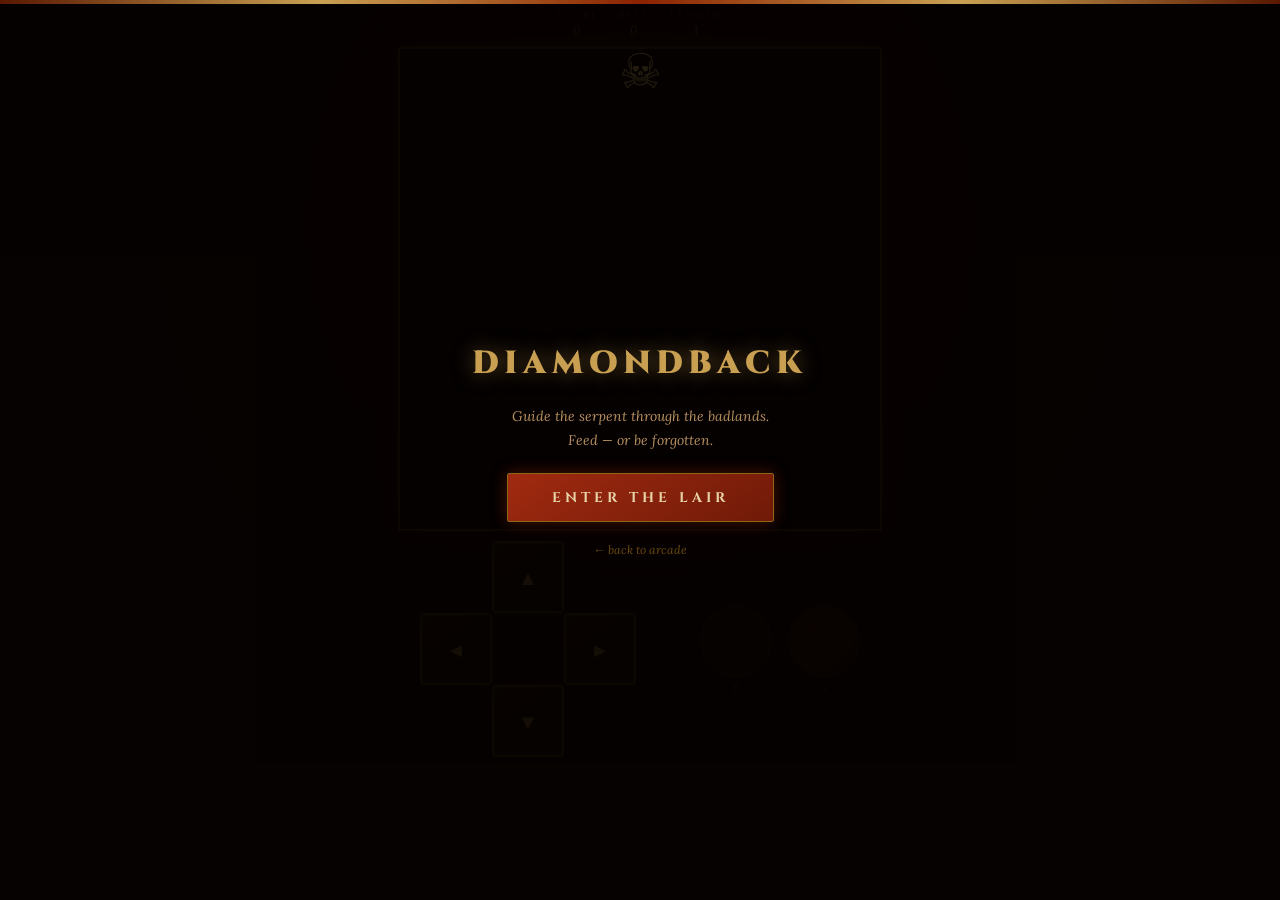
<file: nes-games/diamondback.html>
<!doctype html>
<html lang="en">
<head>
  <meta charset="utf-8"/>
  <meta name="viewport" content="width=device-width, initial-scale=1, viewport-fit=cover"/>
  <meta name="apple-mobile-web-app-capable" content="yes"/>
  <meta name="apple-mobile-web-app-status-bar-style" content="black-translucent"/>
  <title>Diamondback — Tiki Blanco Arcade</title>
  <link rel="stylesheet" href="style.css"/>
  <style>
    #btn-a, #btn-b { opacity: 0.25; pointer-events: none; }
  </style>
</head>
<body>
<div id="overlay">
  <h1>DIAMONDBACK</h1>
  <p>Guide the serpent through the badlands.<br/>Feed — or be forgotten.</p>
  <button class="overlay-btn" id="overlay-btn">ENTER THE LAIR</button>
  <a href="index.html" style="color:#6a4a10;font-size:12px;text-decoration:none;font-family:'Lora',serif;font-style:italic;">← back to arcade</a>
</div>

<div id="game-wrap">
  <div id="hud">
    <span><span class="label">score</span><span id="score">0</span></span>
    <span><span class="label">best</span><span id="best">0</span></span>
    <span><span class="label">length</span><span id="length">3</span></span>
  </div>
  <canvas id="canvas"></canvas>
  <div id="gamepad">
    <div id="dpad">
      <div class="dpad-btn" id="btn-up">▲</div>
      <div class="dpad-btn" id="btn-left">◄</div>
      <div class="dpad-btn" id="btn-center"></div>
      <div class="dpad-btn" id="btn-right">►</div>
      <div class="dpad-btn" id="btn-down">▼</div>
    </div>
    <div id="action-btns">
      <div style="display:flex;flex-direction:column;align-items:center;gap:4px;">
        <button class="action-btn" id="btn-b">—</button>
        <span style="font-size:10px;color:#444;">B</span>
      </div>
      <div style="display:flex;flex-direction:column;align-items:center;gap:4px;">
        <button class="action-btn" id="btn-a">—</button>
        <span style="font-size:10px;color:#444;">A</span>
      </div>
    </div>
  </div>
</div>

<script>
(function(){"use strict";
const COLS=20, ROWS=20;
const canvas=document.getElementById('canvas');
const ctx=canvas.getContext('2d');
let CELL=16, animId, lastTime;

function resize(){
  const avail=Math.min(window.innerWidth,480);
  const hudH=document.getElementById('hud').offsetHeight;
  const padH=document.getElementById('gamepad').offsetHeight;
  const avH=window.innerHeight-hudH-padH-20;
  CELL=Math.min(Math.floor(avail/COLS), Math.floor(avH/ROWS));
  canvas.width=CELL*COLS; canvas.height=CELL*ROWS;
  draw();
}

let snake, dir, nextDir, food, score, hi=0, speed, acc, dead;

function newGame(){
  snake=[{x:10,y:10},{x:9,y:10},{x:8,y:10}];
  dir={x:1,y:0}; nextDir={x:1,y:0};
  score=0; speed=150; acc=0; dead=false;
  placeFood(); updateHUD();
  if(animId) cancelAnimationFrame(animId);
  lastTime=performance.now();
  animId=requestAnimationFrame(loop);
}

function placeFood(){
  do{ food={x:Math.floor(Math.random()*COLS),y:Math.floor(Math.random()*ROWS)}; }
  while(snake.some(s=>s.x===food.x&&s.y===food.y));
}

function loop(ts){
  if(dead){animId=null;return;}
  const dt=Math.min(ts-lastTime,100);
  lastTime=ts; acc+=dt;
  while(acc>=speed){ acc-=speed; tick(); if(dead) break; }
  draw();
  if(!dead) animId=requestAnimationFrame(loop);
}

function tick(){
  dir=nextDir;
  const head={x:snake[0].x+dir.x, y:snake[0].y+dir.y};
  if(head.x<0||head.x>=COLS||head.y<0||head.y>=ROWS||snake.some(s=>s.x===head.x&&s.y===head.y)){
    dead=true; draw(); showOverlay(); return;
  }
  snake.unshift(head);
  if(head.x===food.x&&head.y===food.y){
    score+=10; speed=Math.max(60,speed-3);
    if(score>hi) hi=score;
    placeFood(); updateHUD();
  } else {
    snake.pop();
  }
}

function draw(){
  ctx.fillStyle='#080808'; ctx.fillRect(0,0,canvas.width,canvas.height);
  ctx.strokeStyle='#1a0800'; ctx.lineWidth=0.5;
  for(let r=0;r<ROWS;r++){ctx.beginPath();ctx.moveTo(0,r*CELL);ctx.lineTo(canvas.width,r*CELL);ctx.stroke();}
  for(let c=0;c<COLS;c++){ctx.beginPath();ctx.moveTo(c*CELL,0);ctx.lineTo(c*CELL,canvas.height);ctx.stroke();}

  // Food diamond
  const fx=food.x*CELL+CELL/2, fy=food.y*CELL+CELL/2, fr=CELL/2-2;
  ctx.fillStyle='#b03010';
  ctx.beginPath(); ctx.moveTo(fx,fy-fr); ctx.lineTo(fx+fr,fy); ctx.lineTo(fx,fy+fr); ctx.lineTo(fx-fr,fy); ctx.closePath(); ctx.fill();
  ctx.strokeStyle='#d4681a'; ctx.lineWidth=1; ctx.stroke();

  // Snake
  snake.forEach((seg,i)=>{
    const x=seg.x*CELL+1, y=seg.y*CELL+1, s=CELL-2;
    if(i===0){
      ctx.fillStyle='#d4b060';
      ctx.fillRect(x,y,s,s);
      ctx.fillStyle='rgba(255,255,255,0.2)';
      ctx.fillRect(x,y,s,3);
      // Eyes
      ctx.fillStyle='#080808';
      if(dir.x===1){ ctx.fillRect(x+s-4,y+2,2,2); ctx.fillRect(x+s-4,y+s-4,2,2); }
      else if(dir.x===-1){ ctx.fillRect(x+2,y+2,2,2); ctx.fillRect(x+2,y+s-4,2,2); }
      else if(dir.y===-1){ ctx.fillRect(x+2,y+2,2,2); ctx.fillRect(x+s-4,y+2,2,2); }
      else { ctx.fillRect(x+2,y+s-4,2,2); ctx.fillRect(x+s-4,y+s-4,2,2); }
    } else {
      const t=i/snake.length;
      ctx.fillStyle=`hsl(${100-t*30},${60-t*20}%,${35-t*10}%)`;
      ctx.fillRect(x,y,s,s);
      ctx.fillStyle='rgba(255,255,255,0.08)';
      ctx.fillRect(x,y,s,2);
    }
  });
}

function updateHUD(){
  document.getElementById('score').textContent=score;
  document.getElementById('best').textContent=hi;
  document.getElementById('length').textContent=snake.length;
}

function showOverlay(){
  const ov=document.getElementById('overlay');
  ov.querySelector('h1').textContent='DIAMONDBACK';
  ov.querySelector('p').innerHTML=`The serpent has fallen.<br/>Score: <strong style="color:#d4b060">${score}</strong>`;
  ov.querySelector('.overlay-btn').textContent='RISE AGAIN';
  ov.style.display='flex';
}

document.getElementById('overlay-btn').addEventListener('click',()=>{
  document.getElementById('overlay').style.display='none';
  newGame();
});

function steer(dx,dy){
  if(dx!==0&&dir.x===0) nextDir={x:dx,y:0};
  if(dy!==0&&dir.y===0) nextDir={x:0,y:dy};
}

function addDpad(id,dx,dy){
  const el=document.getElementById(id);
  el.addEventListener('touchstart',e=>{e.preventDefault();el.classList.add('pressed');steer(dx,dy);},{passive:false});
  el.addEventListener('touchend',e=>{e.preventDefault();el.classList.remove('pressed');},{passive:false});
  el.addEventListener('mousedown',()=>steer(dx,dy));
}
addDpad('btn-up',0,-1); addDpad('btn-down',0,1);
addDpad('btn-left',-1,0); addDpad('btn-right',1,0);

document.addEventListener('keydown',e=>{
  switch(e.code){
    case 'ArrowUp':    steer(0,-1); break;
    case 'ArrowDown':  steer(0,1);  break;
    case 'ArrowLeft':  steer(-1,0); break;
    case 'ArrowRight': steer(1,0);  break;
  }
});

let tx,ty;
canvas.addEventListener('touchstart',e=>{e.preventDefault();tx=e.touches[0].clientX;ty=e.touches[0].clientY;},{passive:false});
canvas.addEventListener('touchend',e=>{
  e.preventDefault();
  const dx=e.changedTouches[0].clientX-tx, dy=e.changedTouches[0].clientY-ty;
  if(Math.abs(dx)>Math.abs(dy)){if(Math.abs(dx)>15)steer(dx>0?1:-1,0);}
  else{if(Math.abs(dy)>15)steer(0,dy>0?1:-1);}
},{passive:false});

window.addEventListener('resize',resize);
resize();
})();
</script>
</body>
</html>
</file>
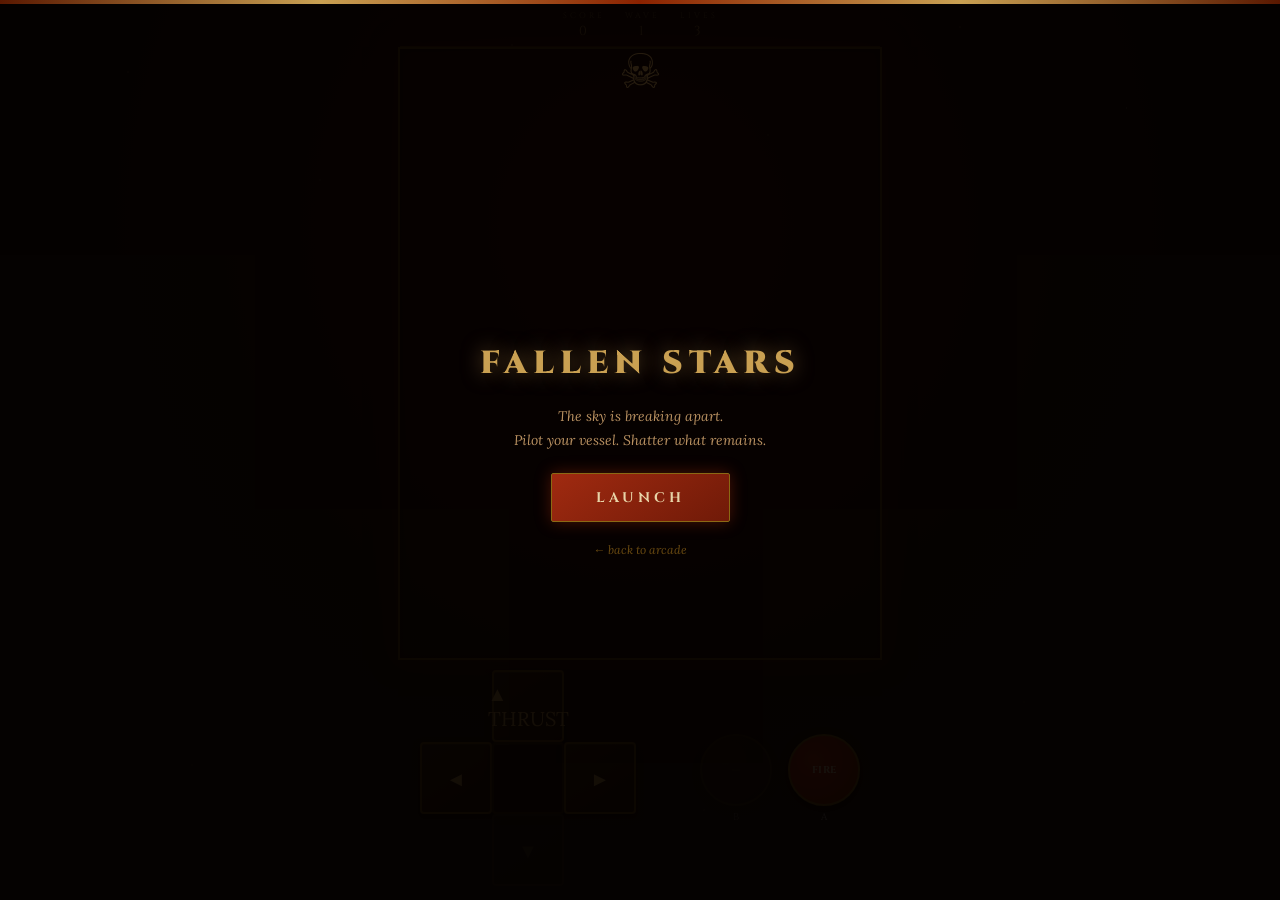
<file: nes-games/fallen-stars.html>
<!doctype html>
<html lang="en">
<head>
  <meta charset="utf-8"/>
  <meta name="viewport" content="width=device-width, initial-scale=1, viewport-fit=cover"/>
  <meta name="apple-mobile-web-app-capable" content="yes"/>
  <meta name="apple-mobile-web-app-status-bar-style" content="black-translucent"/>
  <title>Fallen Stars — Tiki Blanco Arcade</title>
  <link rel="stylesheet" href="style.css"/>
  <style>
    #btn-down { opacity: 0.25; pointer-events: none; }
    #btn-b { opacity: 0.25; pointer-events: none; }
  </style>
</head>
<body>
<div id="overlay">
  <h1>FALLEN STARS</h1>
  <p>The sky is breaking apart.<br/>Pilot your vessel. Shatter what remains.</p>
  <button class="overlay-btn" id="overlay-btn">LAUNCH</button>
  <a href="index.html" style="color:#6a4a10;font-size:12px;text-decoration:none;font-family:'Lora',serif;font-style:italic;">← back to arcade</a>
</div>

<div id="game-wrap">
  <div id="hud">
    <span><span class="label">score</span><span id="score">0</span></span>
    <span><span class="label">wave</span><span id="wave">1</span></span>
    <span><span class="label">lives</span><span id="lives">3</span></span>
  </div>
  <canvas id="canvas"></canvas>
  <div id="gamepad">
    <div id="dpad">
      <div class="dpad-btn" id="btn-up">▲ THRUST</div>
      <div class="dpad-btn" id="btn-left">◄</div>
      <div class="dpad-btn" id="btn-center"></div>
      <div class="dpad-btn" id="btn-right">►</div>
      <div class="dpad-btn" id="btn-down">▼</div>
    </div>
    <div id="action-btns">
      <div style="display:flex;flex-direction:column;align-items:center;gap:4px;">
        <button class="action-btn" id="btn-b">—</button>
        <span style="font-size:10px;color:#444;">B</span>
      </div>
      <div style="display:flex;flex-direction:column;align-items:center;gap:4px;">
        <button class="action-btn" id="btn-a">FIRE</button>
        <span style="font-size:10px;color:#888;">A</span>
      </div>
    </div>
  </div>
</div>

<script>
(function(){"use strict";
const canvas=document.getElementById('canvas');
const ctx=canvas.getContext('2d');
let W,H,animId,lastTime;

function resize(){
  const aw=Math.min(window.innerWidth,480);
  const hudH=document.getElementById('hud').offsetHeight;
  const padH=document.getElementById('gamepad').offsetHeight;
  const ah=window.innerHeight-hudH-padH-16;
  W=aw; H=ah;
  canvas.width=W; canvas.height=H;
}

const SHIP_PTS=[
  [0,-14],[8,10],[-8,10]
];
const ROT_SPD=0.004;
const THRUST_MAG=0.0003;
const BULLET_SPD=0.45;
const MAX_SPD=0.35;
const FRICTION=0.9985;
const ASTEROID_PTS={3:20,2:50,1:100};

let ship, bullets, asteroids, score, lives, wave, dead, deathTimer, gameOver, invincTimer;
let particles=[];
const keys={left:false,right:false,thrust:false,fire:false};
let fireCD=0;

function newGame(){
  score=0; lives=3; wave=1; gameOver=false;
  startWave();
  updateHUD();
  if(animId) cancelAnimationFrame(animId);
  lastTime=performance.now();
  animId=requestAnimationFrame(loop);
}

function spawnShip(){
  ship={x:W/2,y:H/2,angle:-Math.PI/2,vx:0,vy:0,alive:true};
  dead=false; deathTimer=0; invincTimer=2500;
}

function startWave(){
  spawnShip();
  bullets=[];
  const n=3+Math.floor(wave/2);
  asteroids=[];
  for(let i=0;i<n;i++){
    // Spawn away from ship center
    let ax,ay;
    do{ax=Math.random()*W;ay=Math.random()*H;}
    while(dist(ax,ay,W/2,H/2)<100);
    spawnAsteroid(ax,ay,3);
  }
  particles=[];
}

function spawnAsteroid(x,y,size){
  const angle=Math.random()*Math.PI*2;
  const spd=(0.04+Math.random()*0.06)*(4-size)*0.5*(1+wave*0.08);
  const verts=[];
  const n=7+Math.floor(Math.random()*4);
  for(let i=0;i<n;i++){
    const a=(i/n)*Math.PI*2;
    const r=(size===3?28:size===2?16:9)*(0.8+Math.random()*0.4);
    verts.push([Math.cos(a)*r,Math.sin(a)*r]);
  }
  asteroids.push({x,y,vx:Math.cos(angle)*spd,vy:Math.sin(angle)*spd,size,verts,angle:0,spin:(Math.random()-0.5)*0.002});
}

function dist(ax,ay,bx,by){return Math.hypot(ax-bx,ay-by);}

function wrap(obj){
  if(obj.x<0) obj.x+=W;
  if(obj.x>W) obj.x-=W;
  if(obj.y<0) obj.y+=H;
  if(obj.y>H) obj.y-=H;
}

function loop(ts){
  if(gameOver){animId=null;return;}
  const dt=Math.min(ts-lastTime,50);
  lastTime=ts;
  update(dt);
  draw();
  animId=requestAnimationFrame(loop);
}

function update(dt){
  if(deathTimer>0){
    deathTimer-=dt;
    if(deathTimer<=0){
      if(lives<=0){endGame();return;}
      spawnShip();
    }
    asteroids.forEach(a=>{a.x+=a.vx*dt;a.y+=a.vy*dt;a.angle+=a.spin*dt;wrap(a);});
    particles.forEach(p=>{p.x+=p.vx*dt;p.y+=p.vy*dt;p.life-=dt;});
    particles=particles.filter(p=>p.life>0);
    return;
  }

  // Ship rotation
  if(keys.left)  ship.angle-=ROT_SPD*dt;
  if(keys.right) ship.angle+=ROT_SPD*dt;

  // Thrust
  if(keys.thrust){
    ship.vx+=Math.cos(ship.angle)*THRUST_MAG*dt;
    ship.vy+=Math.sin(ship.angle)*THRUST_MAG*dt;
    // Exhaust particles
    if(Math.random()<0.5){
      const ba=ship.angle+Math.PI+(Math.random()-0.5)*0.4;
      particles.push({x:ship.x+Math.cos(ship.angle+Math.PI)*14,y:ship.y+Math.sin(ship.angle+Math.PI)*14,
        vx:Math.cos(ba)*0.08,vy:Math.sin(ba)*0.08,life:250,r:true});
    }
  }

  // Speed cap
  const spd=Math.hypot(ship.vx,ship.vy);
  if(spd>MAX_SPD){ship.vx*=MAX_SPD/spd;ship.vy*=MAX_SPD/spd;}
  ship.vx*=Math.pow(FRICTION,dt); ship.vy*=Math.pow(FRICTION,dt);

  ship.x+=ship.vx*dt; ship.y+=ship.vy*dt;
  wrap(ship);

  // Fire
  fireCD=Math.max(0,fireCD-dt);
  if(keys.fire&&fireCD<=0){
    bullets.push({x:ship.x+Math.cos(ship.angle)*15,y:ship.y+Math.sin(ship.angle)*15,
      vx:Math.cos(ship.angle)*BULLET_SPD+ship.vx,vy:Math.sin(ship.angle)*BULLET_SPD+ship.vy,
      life:1000});
    fireCD=250;
  }

  // Bullets
  bullets.forEach(b=>{b.x+=b.vx*dt;b.y+=b.vy*dt;b.life-=dt;wrap(b);});
  bullets=bullets.filter(b=>b.life>0);

  // Asteroids
  asteroids.forEach(a=>{a.x+=a.vx*dt;a.y+=a.vy*dt;a.angle+=a.spin*dt;wrap(a);});

  // Particles
  particles.forEach(p=>{p.x+=p.vx*dt;p.y+=p.vy*dt;p.life-=dt;});
  particles=particles.filter(p=>p.life>0);

  // Bullet vs asteroid
  const radii={3:28,2:16,1:9};
  bullets.forEach((b,bi)=>{
    asteroids.forEach((a,ai)=>{
      if(dist(b.x,b.y,a.x,a.y)<radii[a.size]){
        score+=ASTEROID_PTS[a.size]; updateHUD();
        // Explosion
        for(let i=0;i<8;i++){
          const ang=Math.random()*Math.PI*2;
          particles.push({x:a.x,y:a.y,vx:Math.cos(ang)*0.08,vy:Math.sin(ang)*0.08,life:600,r:false});
        }
        // Split
        if(a.size>1){
          spawnAsteroid(a.x,a.y,a.size-1);
          spawnAsteroid(a.x,a.y,a.size-1);
        }
        asteroids.splice(ai,1);
        bullets.splice(bi,1);
      }
    });
  });

  // Ship vs asteroid
  invincTimer=Math.max(0,invincTimer-dt);
  if(invincTimer<=0){
    asteroids.forEach(a=>{
      if(dist(ship.x,ship.y,a.x,a.y)<radii[a.size]+8){
        die();
      }
    });
  }

  // Wave clear
  if(asteroids.length===0){
    wave++; updateHUD();
    setTimeout(()=>startWave(),1000);
  }
}

function die(){
  if(deathTimer>0) return;
  for(let i=0;i<12;i++){
    const ang=Math.random()*Math.PI*2;
    particles.push({x:ship.x,y:ship.y,vx:Math.cos(ang)*0.12,vy:Math.sin(ang)*0.12,life:800,r:false});
  }
  lives--; updateHUD();
  deathTimer=1200;
  ship.alive=false;
}

function endGame(){
  gameOver=true;
  const ov=document.getElementById('overlay');
  ov.querySelector('h1').textContent='FALLEN';
  ov.querySelector('p').innerHTML=`Wave ${wave} · Score: <strong style="color:#d4b060">${score}</strong>`;
  ov.querySelector('.overlay-btn').textContent='FLY AGAIN';
  ov.style.display='flex';
}

function draw(){
  ctx.fillStyle='#030508'; ctx.fillRect(0,0,W,H);

  // Stars (static)
  ctx.fillStyle='rgba(201,160,82,0.3)';
  for(let i=0;i<60;i++){
    ctx.fillRect(((i*137)%W),((i*89+17)%H),1,1);
  }

  // Particles
  particles.forEach(p=>{
    const alpha=p.life/800;
    ctx.fillStyle=p.r?`rgba(220,100,20,${alpha})`:`rgba(201,160,82,${alpha})`;
    ctx.fillRect(p.x-1,p.y-1,2,2);
  });

  // Asteroids
  asteroids.forEach(a=>{
    ctx.save();
    ctx.translate(a.x,a.y);
    ctx.rotate(a.angle);
    ctx.strokeStyle='#c9a052';
    ctx.lineWidth=1.5;
    ctx.beginPath();
    a.verts.forEach(([vx,vy],i)=>i===0?ctx.moveTo(vx,vy):ctx.lineTo(vx,vy));
    ctx.closePath(); ctx.stroke();
    // Inner glow
    ctx.strokeStyle='rgba(176,48,16,0.3)';
    ctx.lineWidth=0.5;
    ctx.stroke();
    ctx.restore();
  });

  // Bullets
  ctx.fillStyle='#d4b060';
  bullets.forEach(b=>{
    ctx.beginPath();
    ctx.arc(b.x,b.y,2,0,Math.PI*2);
    ctx.fill();
  });

  // Ship
  if(ship.alive&&(invincTimer<=0||Math.floor(invincTimer/100)%2===0)){
    ctx.save();
    ctx.translate(ship.x,ship.y);
    ctx.rotate(ship.angle);
    ctx.strokeStyle='#c9a052';
    ctx.lineWidth=1.5;
    ctx.beginPath();
    SHIP_PTS.forEach(([px,py],i)=>i===0?ctx.moveTo(px,py):ctx.lineTo(px,py));
    ctx.closePath(); ctx.stroke();
    // Cockpit
    ctx.fillStyle='rgba(201,160,82,0.3)';
    ctx.beginPath();
    ctx.arc(-4,0,4,0,Math.PI*2);
    ctx.fill();
    // Thrust flame
    if(keys.thrust){
      ctx.strokeStyle='rgba(220,80,10,0.8)';
      ctx.lineWidth=2;
      ctx.beginPath();
      ctx.moveTo(-4,6); ctx.lineTo(0,16+(Math.random()*6)); ctx.lineTo(4,6);
      ctx.stroke();
    }
    ctx.restore();
  }

  // Lives
  for(let i=0;i<lives;i++){
    ctx.save();
    ctx.translate(12+i*18,H-10);
    ctx.rotate(-Math.PI/2);
    ctx.strokeStyle='#c9a052'; ctx.lineWidth=1;
    ctx.beginPath();
    SHIP_PTS.forEach(([px,py],j)=>j===0?ctx.moveTo(px*0.5,py*0.5):ctx.lineTo(px*0.5,py*0.5));
    ctx.closePath(); ctx.stroke();
    ctx.restore();
  }
}

function updateHUD(){
  document.getElementById('score').textContent=score;
  document.getElementById('wave').textContent=wave;
  document.getElementById('lives').textContent=lives;
}

document.getElementById('overlay-btn').addEventListener('click',()=>{
  document.getElementById('overlay').style.display='none';
  newGame();
});

function addHold(id,fn){
  const el=document.getElementById(id);
  el.addEventListener('touchstart',e=>{e.preventDefault();el.classList.add('pressed');fn(true);},{passive:false});
  el.addEventListener('touchend',e=>{e.preventDefault();el.classList.remove('pressed');fn(false);},{passive:false});
  el.addEventListener('mousedown',()=>fn(true));
  el.addEventListener('mouseup',()=>fn(false));
}
addHold('btn-left',v=>keys.left=v);
addHold('btn-right',v=>keys.right=v);
addHold('btn-up',v=>keys.thrust=v);
addHold('btn-a',v=>keys.fire=v);

document.addEventListener('keydown',e=>{
  if(e.code==='ArrowLeft')  keys.left=true;
  if(e.code==='ArrowRight') keys.right=true;
  if(e.code==='ArrowUp')    keys.thrust=true;
  if(e.code==='Space'||e.code==='KeyZ') keys.fire=true;
});
document.addEventListener('keyup',e=>{
  if(e.code==='ArrowLeft')  keys.left=false;
  if(e.code==='ArrowRight') keys.right=false;
  if(e.code==='ArrowUp')    keys.thrust=false;
  if(e.code==='Space'||e.code==='KeyZ') keys.fire=false;
});

// Gyro / swipe gestures for mobile
let tx,ty,tstart;
canvas.addEventListener('touchstart',e=>{
  e.preventDefault();
  tx=e.touches[0].clientX; ty=e.touches[0].clientY; tstart=Date.now();
},{passive:false});
canvas.addEventListener('touchend',e=>{
  e.preventDefault();
  const dx=e.changedTouches[0].clientX-tx;
  if(Date.now()-tstart<200&&Math.abs(dx)<15){
    keys.fire=true; setTimeout(()=>keys.fire=false,250);
  }
},{passive:false});

window.addEventListener('resize',resize);
resize();
})();
</script>
</body>
</html>
</file>
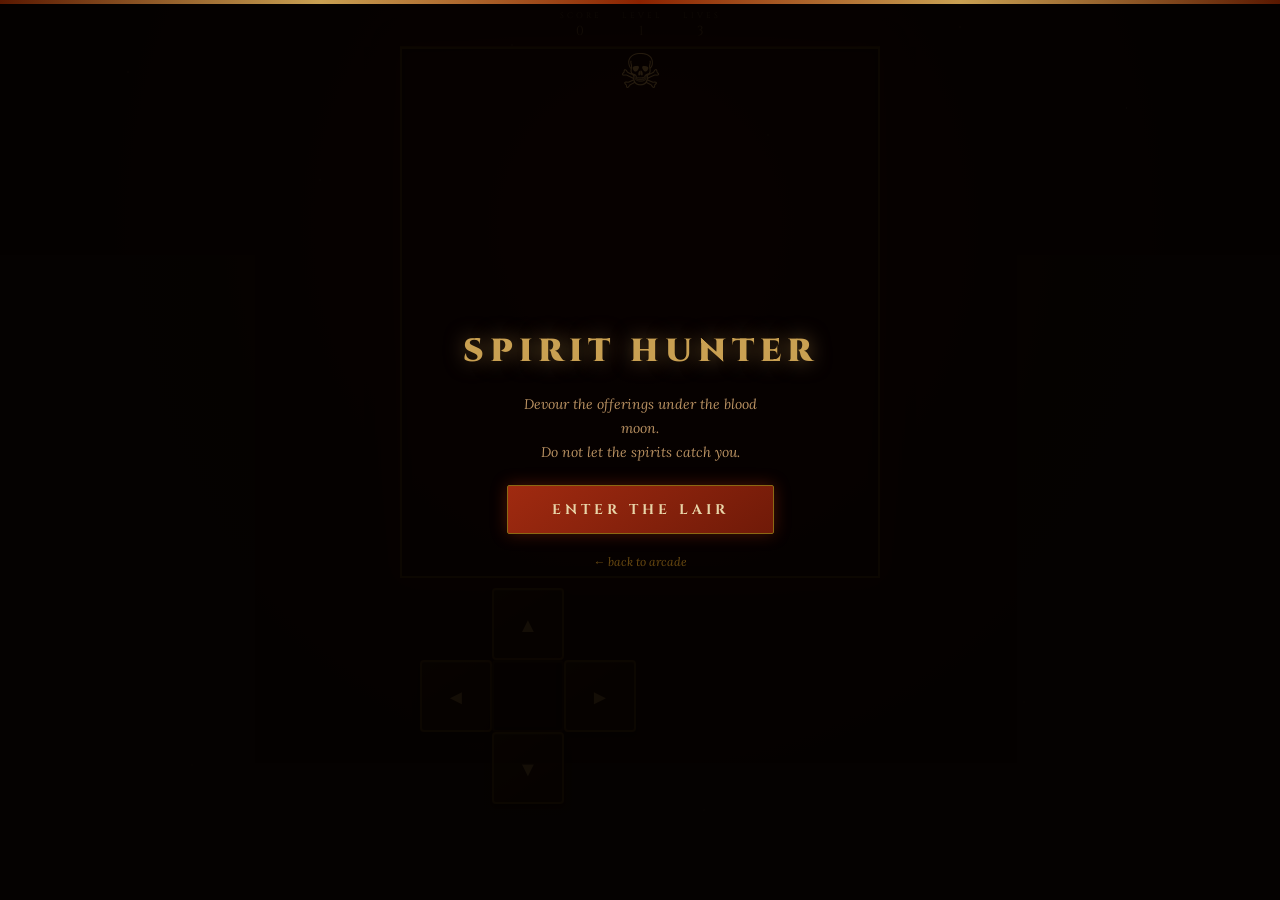
<file: nes-games/pacman.html>
<!doctype html>
<html lang="en">
<head>
  <meta charset="utf-8"/>
  <meta name="viewport" content="width=device-width, initial-scale=1, viewport-fit=cover"/>
  <meta name="apple-mobile-web-app-capable" content="yes"/>
  <meta name="apple-mobile-web-app-status-bar-style" content="black-translucent"/>
  <title>Spirit Hunter — Tiki Blanco Arcade</title>
  <link rel="stylesheet" href="style.css"/>
  <style>
    #game-wrap { gap: 0; }
    #gamepad { flex-direction: row; }
    #action-btns { visibility: hidden; }
  </style>
</head>
<body>
<div id="overlay">
  <h1>SPIRIT HUNTER</h1>
  <p>Devour the offerings under the blood moon.<br/>Do not let the spirits catch you.</p>
  <button class="overlay-btn" id="overlay-btn">ENTER THE LAIR</button>
  <a href="index.html" style="color:#6a4a10;font-size:12px;text-decoration:none;font-family:'Lora',serif;font-style:italic;">← back to arcade</a>
</div>

<div id="game-wrap">
  <div id="hud">
    <span><span class="label">score</span><span id="score">0</span></span>
    <span><span class="label">level</span><span id="level">1</span></span>
    <span><span class="label">lives</span><span id="lives">3</span></span>
  </div>
  <canvas id="canvas"></canvas>
  <div id="gamepad">
    <div id="dpad">
      <div class="dpad-btn" id="btn-up">▲</div>
      <div class="dpad-btn" id="btn-left">◄</div>
      <div class="dpad-btn" id="btn-center"></div>
      <div class="dpad-btn" id="btn-right">►</div>
      <div class="dpad-btn" id="btn-down">▼</div>
    </div>
    <div id="action-btns">
      <button class="action-btn" id="btn-b">B</button>
      <button class="action-btn" id="btn-a">A</button>
    </div>
  </div>
</div>

<script>
(function(){
"use strict";

// ── Map definition (28×31 NES-style maze) ──────────
// 0=dot, 1=wall, 2=empty, 3=power pellet, 4=ghost house door
const T=1,E=2,D=3,H=4;
const MAP_TEMPLATE = [
  [T,T,T,T,T,T,T,T,T,T,T,T,T,T,T,T,T,T,T,T,T,T,T,T,T,T,T,T],
  [T,0,0,0,0,0,0,0,0,0,0,0,0,T,T,0,0,0,0,0,0,0,0,0,0,0,0,T],
  [T,0,T,T,T,T,0,T,T,T,T,T,0,T,T,0,T,T,T,T,T,0,T,T,T,T,0,T],
  [T,D,T,T,T,T,0,T,T,T,T,T,0,T,T,0,T,T,T,T,T,0,T,T,T,T,D,T],
  [T,0,T,T,T,T,0,T,T,T,T,T,0,T,T,0,T,T,T,T,T,0,T,T,T,T,0,T],
  [T,0,0,0,0,0,0,0,0,0,0,0,0,0,0,0,0,0,0,0,0,0,0,0,0,0,0,T],
  [T,0,T,T,T,T,0,T,T,0,T,T,T,T,T,T,T,T,0,T,T,0,T,T,T,T,0,T],
  [T,0,T,T,T,T,0,T,T,0,T,T,T,T,T,T,T,T,0,T,T,0,T,T,T,T,0,T],
  [T,0,0,0,0,0,0,T,T,0,0,0,0,T,T,0,0,0,0,T,T,0,0,0,0,0,0,T],
  [T,T,T,T,T,T,0,T,T,T,T,T,E,T,T,E,T,T,T,T,T,0,T,T,T,T,T,T],
  [T,T,T,T,T,T,0,T,T,T,T,T,E,T,T,E,T,T,T,T,T,0,T,T,T,T,T,T],
  [T,T,T,T,T,T,0,T,T,E,E,E,E,E,E,E,E,E,E,T,T,0,T,T,T,T,T,T],
  [T,T,T,T,T,T,0,T,T,E,T,T,T,H,H,T,T,T,E,T,T,0,T,T,T,T,T,T],
  [T,T,T,T,T,T,0,T,T,E,T,T,T,T,T,T,T,T,E,T,T,0,T,T,T,T,T,T],
  [E,E,E,E,E,E,0,E,E,E,T,T,T,T,T,T,T,T,E,E,E,0,E,E,E,E,E,E],
  [T,T,T,T,T,T,0,T,T,E,T,T,T,T,T,T,T,T,E,T,T,0,T,T,T,T,T,T],
  [T,T,T,T,T,T,0,T,T,E,T,T,T,T,T,T,T,T,E,T,T,0,T,T,T,T,T,T],
  [T,T,T,T,T,T,0,T,T,E,E,E,E,E,E,E,E,E,E,T,T,0,T,T,T,T,T,T],
  [T,T,T,T,T,T,0,T,T,E,T,T,T,T,T,T,T,T,E,T,T,0,T,T,T,T,T,T],
  [T,T,T,T,T,T,0,T,T,E,T,T,T,T,T,T,T,T,E,T,T,0,T,T,T,T,T,T],
  [T,0,0,0,0,0,0,0,0,0,0,0,0,T,T,0,0,0,0,0,0,0,0,0,0,0,0,T],
  [T,0,T,T,T,T,0,T,T,T,T,T,0,T,T,0,T,T,T,T,T,0,T,T,T,T,0,T],
  [T,0,T,T,T,T,0,T,T,T,T,T,0,T,T,0,T,T,T,T,T,0,T,T,T,T,0,T],
  [T,D,0,0,T,T,0,0,0,0,0,0,0,E,E,0,0,0,0,0,0,0,T,T,0,0,D,T],
  [T,T,T,0,T,T,0,T,T,0,T,T,T,T,T,T,T,T,0,T,T,0,T,T,0,T,T,T],
  [T,T,T,0,T,T,0,T,T,0,T,T,T,T,T,T,T,T,0,T,T,0,T,T,0,T,T,T],
  [T,0,0,0,0,0,0,T,T,0,0,0,0,T,T,0,0,0,0,T,T,0,0,0,0,0,0,T],
  [T,0,T,T,T,T,T,T,T,T,T,T,0,T,T,0,T,T,T,T,T,T,T,T,T,T,0,T],
  [T,0,T,T,T,T,T,T,T,T,T,T,0,T,T,0,T,T,T,T,T,T,T,T,T,T,0,T],
  [T,0,0,0,0,0,0,0,0,0,0,0,0,0,0,0,0,0,0,0,0,0,0,0,0,0,0,T],
  [T,T,T,T,T,T,T,T,T,T,T,T,T,T,T,T,T,T,T,T,T,T,T,T,T,T,T,T],
];

const ROWS = MAP_TEMPLATE.length;
const COLS = MAP_TEMPLATE[0].length;

const canvas = document.getElementById('canvas');
const ctx    = canvas.getContext('2d');

let CELL;
function resize(){
  const avail = Math.min(window.innerWidth, 480);
  CELL = Math.floor(avail / COLS);
  canvas.width  = CELL * COLS;
  canvas.height = CELL * ROWS;
}

// ── Game state ─────────────────────────────────────
let map, pac, ghosts, score, lives, level, gameOver, paused;
let frightenTimer=0;
let mouthAngle=0, mouthDir=1;
let animId;
let inputDir={x:1,y:0}, nextDir={x:1,y:0};

const GHOST_COLORS=['#c84b2a','#e8d4a8','#c9a052','#8b2200'];
const GHOST_FRIGHTENED='#3a5a1a';

function deepCopyMap(){
  return MAP_TEMPLATE.map(r=>[...r]);
}

function newGame(){
  map = deepCopyMap();
  score=0; lives=3; level=1;
  gameOver=false; paused=false;
  spawnEntities();
  updateHUD();
  if(animId) cancelAnimationFrame(animId);
  animId=requestAnimationFrame(loop);
}

function spawnEntities(){
  pac = { x:14, y:23, dx:0, dy:0, nextDx:1, nextDy:0, timer:0 };
  ghosts = [
    { x:13, y:14, dx:0, dy:-1, color:0, scatter:false, fright:0, home:true, homeTimer:0 },
    { x:14, y:14, dx:0, dy:-1, color:1, scatter:false, fright:0, home:true, homeTimer:40 },
    { x:15, y:14, dx:0, dy:-1, color:2, scatter:false, fright:0, home:true, homeTimer:80 },
    { x:13, y:12, dx:1, dy:0, color:3, scatter:false, fright:0, home:false, homeTimer:0 },
  ];
  frightenTimer=0;
  inputDir={x:1,y:0}; nextDir={x:1,y:0};
}

// ── Helpers ────────────────────────────────────────
function canMove(x,y){
  const tx=Math.round(x), ty=Math.round(y);
  if(ty<0||ty>=ROWS) return true;
  const wx=(tx+COLS)%COLS;
  return map[ty][wx]!==1;
}

function wrapX(x){ return ((x%COLS)+COLS)%COLS; }

const SPEED = 0.12;
const GHOST_SPEED = 0.1;

function movePac(){
  // Try queued direction
  const nx=pac.x+nextDir.x, ny=pac.y+nextDir.y;
  const tx=Math.round(pac.x+nextDir.x*0.5), ty=Math.round(pac.y+nextDir.y*0.5);
  if(canMove(tx,ty)){
    pac.dx=nextDir.x; pac.dy=nextDir.y;
  }

  const fx=pac.x+pac.dx*SPEED, fy=pac.y+pac.dy*SPEED;
  const checkX=Math.round(fx+pac.dx*0.4), checkY=Math.round(fy+pac.dy*0.4);
  if(canMove(checkX,checkY)){
    pac.x=wrapX(fx); pac.y=fy;
  } else {
    // Snap to grid
    pac.x=Math.round(pac.x); pac.y=Math.round(pac.y);
    pac.dx=0; pac.dy=0;
  }

  // Eat
  const gx=Math.round(pac.x)%COLS, gy=Math.round(pac.y);
  if(gy>=0&&gy<ROWS&&gx>=0&&gx<COLS){
    const tile=map[gy][gx];
    if(tile===0){ map[gy][gx]=2; score+=10; updateHUD(); }
    else if(tile===3){ map[gy][gx]=2; score+=50; updateHUD(); frightenTimer=300; ghosts.forEach(g=>{ g.fright=300; }); }
  }

  // Check if all dots eaten
  let dotsLeft=0;
  for(let r=0;r<ROWS;r++) for(let c=0;c<COLS;c++) if(map[r][c]===0||map[r][c]===3) dotsLeft++;
  if(dotsLeft===0){ level++; map=deepCopyMap(); spawnEntities(); updateHUD(); }
}

const DIRS=[{x:1,y:0},{x:-1,y:0},{x:0,y:1},{x:0,y:-1}];

function moveGhost(g){
  if(g.home){
    g.homeTimer--;
    if(g.homeTimer<=0){ g.home=false; g.x=14; g.y=11; g.dx=1; g.dy=0; }
    return;
  }
  const fright=g.fright>0;
  if(fright) g.fright--;
  if(frightenTimer>0) frightenTimer--;

  // Move toward pac or random
  const cx=Math.round(g.x), cy=Math.round(g.y);
  if(Math.abs(g.x-cx)<0.05 && Math.abs(g.y-cy)<0.05){
    g.x=cx; g.y=cy;
    // Choose next direction at intersections
    let options=DIRS.filter(d=>{
      if(d.x===-g.dx&&d.y===-g.dy) return false; // no U-turn
      return canMove(cx+d.x, cy+d.y);
    });
    if(options.length===0) options=DIRS.filter(d=>canMove(cx+d.x,cy+d.y));
    let chosen;
    if(fright||options.length===1){
      chosen=options[Math.floor(Math.random()*options.length)];
    } else {
      // Chase pac
      chosen=options.reduce((best,d)=>{
        const dx=(cx+d.x)-pac.x, dy=(cy+d.y)-pac.y;
        const dist=dx*dx+dy*dy;
        return dist<best.dist?{dir:d,dist}:best;
      },{dir:options[0],dist:Infinity}).dir;
    }
    g.dx=chosen.x; g.dy=chosen.y;
  }

  const spd=fright?GHOST_SPEED*0.5:GHOST_SPEED;
  g.x=wrapX(g.x+g.dx*spd);
  g.y=g.y+g.dy*spd;
}

function checkCollisions(){
  for(const g of ghosts){
    if(g.home) continue;
    const dx=pac.x-g.x, dy=pac.y-g.y;
    if(Math.abs(dx)<0.8&&Math.abs(dy)<0.8){
      if(g.fright>0){
        g.fright=0; g.home=true; g.homeTimer=120; g.x=13; g.y=14;
        score+=200; updateHUD();
      } else {
        lives--;
        updateHUD();
        if(lives<=0){ gameOver=true; showOverlay(); return; }
        spawnEntities();
        return;
      }
    }
  }
}

// ── Main loop ──────────────────────────────────────
let frameCount=0;
function loop(){
  if(gameOver||paused){ animId=null; return; }
  frameCount++;
  if(frameCount%2===0){
    movePac();
    ghosts.forEach(moveGhost);
    checkCollisions();
    mouthAngle+=0.18*mouthDir;
    if(mouthAngle>0.28||mouthAngle<0.01) mouthDir*=-1;
  }
  draw();
  animId=requestAnimationFrame(loop);
}

// ── Drawing ────────────────────────────────────────
function draw(){
  ctx.fillStyle='#000';
  ctx.fillRect(0,0,canvas.width,canvas.height);

  // Draw map
  for(let r=0;r<ROWS;r++){
    for(let c=0;c<COLS;c++){
      const tile=map[r][c];
      const px=c*CELL, py=r*CELL;
      if(tile===1){
        ctx.fillStyle='#5c1a00';
        ctx.fillRect(px,py,CELL,CELL);
        // Inner shade
        ctx.fillStyle='#3a0d00';
        ctx.fillRect(px+2,py+2,CELL-4,CELL-4);
      } else if(tile===0){
        ctx.fillStyle='#c9a052';
        ctx.beginPath();
        ctx.arc(px+CELL/2,py+CELL/2,CELL*0.1,0,Math.PI*2);
        ctx.fill();
      } else if(tile===3){
        ctx.fillStyle='#d4681a';
        ctx.beginPath();
        ctx.arc(px+CELL/2,py+CELL/2,CELL*0.25,0,Math.PI*2);
        ctx.fill();
        // glow ring
        ctx.strokeStyle='rgba(212,104,26,0.4)';
        ctx.lineWidth=1;
        ctx.beginPath();
        ctx.arc(px+CELL/2,py+CELL/2,CELL*0.38,0,Math.PI*2);
        ctx.stroke();
      } else if(tile===4){
        ctx.fillStyle='#8b3a1a';
        ctx.fillRect(px,py+CELL*0.4,CELL,CELL*0.2);
      }
    }
  }

  // Draw pac
  const pw=CELL*0.45;
  const angle=mouthAngle*Math.PI;
  let facingAngle=0;
  if(pac.dx===1)  facingAngle=0;
  if(pac.dx===-1) facingAngle=Math.PI;
  if(pac.dy===1)  facingAngle=Math.PI*0.5;
  if(pac.dy===-1) facingAngle=Math.PI*1.5;
  ctx.fillStyle='#d4b060';
  ctx.beginPath();
  ctx.moveTo(pac.x*CELL+CELL/2, pac.y*CELL+CELL/2);
  ctx.arc(pac.x*CELL+CELL/2, pac.y*CELL+CELL/2, pw,
    facingAngle+angle, facingAngle+Math.PI*2-angle);
  ctx.closePath();
  ctx.fill();

  // Draw ghosts
  for(const g of ghosts){
    const gcolor=g.fright>0?(frightenTimer%30<15?'#ffffff':GHOST_FRIGHTENED):GHOST_COLORS[g.color];
    const gx=g.x*CELL+CELL/2, gy=g.y*CELL+CELL/2;
    const gr=CELL*0.42;

    ctx.fillStyle=gcolor;
    // Body
    ctx.beginPath();
    ctx.arc(gx,gy-gr*0.1,gr,Math.PI,0);
    // Skirt
    const segments=4;
    ctx.lineTo(gx+gr,gy+gr*0.9);
    for(let i=0;i<=segments;i++){
      const wx=gx+gr-(i*2*gr/segments);
      const wy=gy+gr*0.9-(i%2===0?gr*0.3:0);
      ctx.lineTo(wx,wy);
    }
    ctx.lineTo(gx-gr,gy+gr*0.9);
    ctx.closePath();
    ctx.fill();

    if(g.fright===0){
      // Eyes
      const eyeOffX=gr*0.28;
      ctx.fillStyle='#fff';
      ctx.beginPath(); ctx.arc(gx-eyeOffX,gy-gr*0.1,gr*0.25,0,Math.PI*2); ctx.fill();
      ctx.beginPath(); ctx.arc(gx+eyeOffX,gy-gr*0.1,gr*0.25,0,Math.PI*2); ctx.fill();
      ctx.fillStyle='#3a1500';
      ctx.beginPath(); ctx.arc(gx-eyeOffX+g.dx*gr*0.1,gy-gr*0.1+g.dy*gr*0.1,gr*0.12,0,Math.PI*2); ctx.fill();
      ctx.beginPath(); ctx.arc(gx+eyeOffX+g.dx*gr*0.1,gy-gr*0.1+g.dy*gr*0.1,gr*0.12,0,Math.PI*2); ctx.fill();
    }
  }
}

function updateHUD(){
  document.getElementById('score').textContent=score;
  document.getElementById('level').textContent=level;
  document.getElementById('lives').textContent=lives;
}

// ── Overlay ────────────────────────────────────────
function showOverlay(){
  const ov=document.getElementById('overlay');
  ov.querySelector('h1').textContent='THE SPIRITS CLAIM YOU';
  ov.querySelector('p').textContent=`Score: ${score}`;
  ov.style.display='flex';
}
document.getElementById('overlay-btn').addEventListener('click',()=>{
  document.getElementById('overlay').style.display='none';
  newGame();
});

// ── Controls ───────────────────────────────────────
document.addEventListener('keydown',e=>{
  switch(e.code){
    case 'ArrowLeft':  nextDir={x:-1,y:0}; break;
    case 'ArrowRight': nextDir={x:1,y:0};  break;
    case 'ArrowUp':    nextDir={x:0,y:-1}; break;
    case 'ArrowDown':  nextDir={x:0,y:1};  break;
  }
  pac.nextDx=nextDir.x; pac.nextDy=nextDir.y;
});

function setDir(dx,dy){ nextDir={x:dx,y:dy}; pac.nextDx=dx; pac.nextDy=dy; }

function addBtn(id,dx,dy){
  const el=document.getElementById(id);
  el.addEventListener('touchstart',e=>{ e.preventDefault(); el.classList.add('pressed'); setDir(dx,dy); },{passive:false});
  el.addEventListener('touchend',  e=>{ e.preventDefault(); el.classList.remove('pressed'); },{passive:false});
  el.addEventListener('mousedown', ()=>setDir(dx,dy));
}
addBtn('btn-left', -1,0);
addBtn('btn-right', 1,0);
addBtn('btn-up',   0,-1);
addBtn('btn-down',  0,1);

// Swipe on canvas
let swipeX, swipeY;
canvas.addEventListener('touchstart',e=>{ e.preventDefault(); swipeX=e.touches[0].clientX; swipeY=e.touches[0].clientY; },{passive:false});
canvas.addEventListener('touchend',e=>{
  e.preventDefault();
  const dx=e.changedTouches[0].clientX-swipeX;
  const dy=e.changedTouches[0].clientY-swipeY;
  if(Math.abs(dx)>Math.abs(dy)){
    if(Math.abs(dx)>15) setDir(dx>0?1:-1,0);
  } else {
    if(Math.abs(dy)>15) setDir(0,dy>0?1:-1);
  }
},{passive:false});

// ── Init ───────────────────────────────────────────
window.addEventListener('resize',()=>{ resize(); });
resize();
})();
</script>
</body>
</html>
</file>
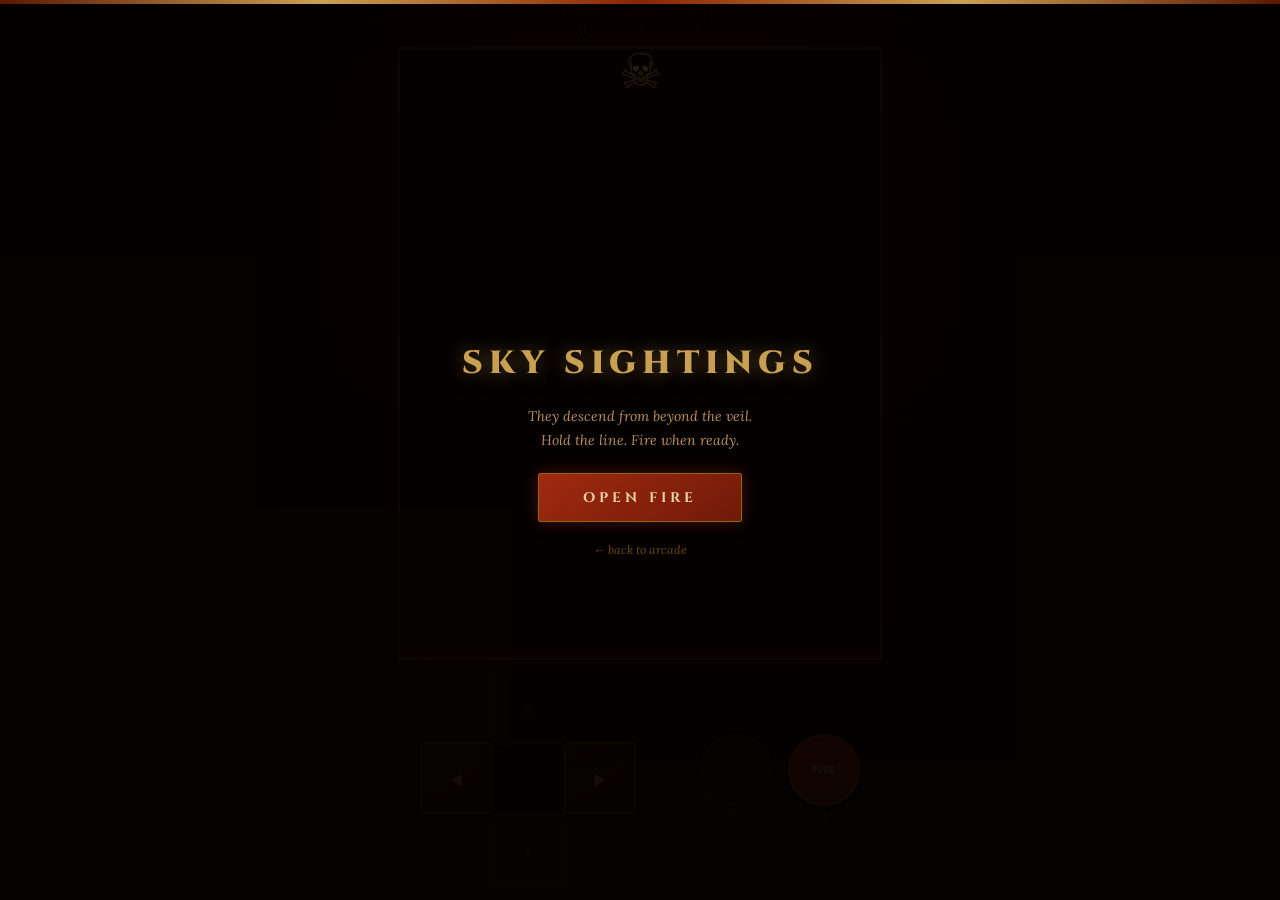
<file: nes-games/sky-sightings.html>
<!doctype html>
<html lang="en">
<head>
  <meta charset="utf-8"/>
  <meta name="viewport" content="width=device-width, initial-scale=1, viewport-fit=cover"/>
  <meta name="apple-mobile-web-app-capable" content="yes"/>
  <meta name="apple-mobile-web-app-status-bar-style" content="black-translucent"/>
  <title>Sky Sightings — Tiki Blanco Arcade</title>
  <link rel="stylesheet" href="style.css"/>
  <style>
    #btn-up, #btn-down { opacity: 0.25; pointer-events: none; }
    #btn-b { opacity: 0.25; pointer-events: none; }
  </style>
</head>
<body>
<div id="overlay">
  <h1>SKY SIGHTINGS</h1>
  <p>They descend from beyond the veil.<br/>Hold the line. Fire when ready.</p>
  <button class="overlay-btn" id="overlay-btn">OPEN FIRE</button>
  <a href="index.html" style="color:#6a4a10;font-size:12px;text-decoration:none;font-family:'Lora',serif;font-style:italic;">← back to arcade</a>
</div>

<div id="game-wrap">
  <div id="hud">
    <span><span class="label">score</span><span id="score">0</span></span>
    <span><span class="label">wave</span><span id="wave">1</span></span>
    <span><span class="label">lives</span><span id="lives">3</span></span>
  </div>
  <canvas id="canvas"></canvas>
  <div id="gamepad">
    <div id="dpad">
      <div class="dpad-btn" id="btn-up">▲</div>
      <div class="dpad-btn" id="btn-left">◄</div>
      <div class="dpad-btn" id="btn-center"></div>
      <div class="dpad-btn" id="btn-right">►</div>
      <div class="dpad-btn" id="btn-down">▼</div>
    </div>
    <div id="action-btns">
      <div style="display:flex;flex-direction:column;align-items:center;gap:4px;">
        <button class="action-btn" id="btn-b">—</button>
        <span style="font-size:10px;color:#444;">B</span>
      </div>
      <div style="display:flex;flex-direction:column;align-items:center;gap:4px;">
        <button class="action-btn" id="btn-a">FIRE</button>
        <span style="font-size:10px;color:#888;">A</span>
      </div>
    </div>
  </div>
</div>

<script>
(function(){"use strict";
const canvas=document.getElementById('canvas');
const ctx=canvas.getContext('2d');
let W,H,animId,lastTime;

// Layout constants (set in resize)
let CELL, PLAYER_Y, SHIELD_Y;
const INV_COLS=11, INV_ROWS=5;

function resize(){
  const aw=Math.min(window.innerWidth,480);
  const hudH=document.getElementById('hud').offsetHeight;
  const padH=document.getElementById('gamepad').offsetHeight;
  const ah=window.innerHeight-hudH-padH-16;
  W=aw; H=ah;
  canvas.width=W; canvas.height=H;
  CELL=Math.floor(W/(INV_COLS+2));
  PLAYER_Y=H-20;
  SHIELD_Y=H-60;
  if(!dead&&!gameOver) draw();
}

// Game state
let invaders, bullets, eBullets, player, shields;
let score, wave, lives, dead, gameOver;
let invDirX, invSpeed, invDropping, invDropCount;
let fireCD, eMoveTimer, eFireTimer, mysteryX, mysteryDir, mysteryTimer;
let flashTimer=0;

const PTS=[30,20,20,10,10];

function newGame(){
  score=0; wave=1; lives=3; dead=false; gameOver=false;
  player={x:W/2, w:CELL*1.2, spd:W*0.006};
  startWave();
  updateHUD();
  if(animId) cancelAnimationFrame(animId);
  lastTime=performance.now();
  animId=requestAnimationFrame(loop);
}

function startWave(){
  invaders=[];
  const startX=(W-(INV_COLS*CELL*1.5))/2;
  for(let r=0;r<INV_ROWS;r++){
    for(let c=0;c<INV_COLS;c++){
      invaders.push({x:startX+c*CELL*1.5, y:30+r*CELL*1.4, row:r, alive:true, animFrame:0});
    }
  }
  bullets=[]; eBullets=[];
  shields=[];
  const sw=CELL*3, sh=CELL*1.5, gap=(W-4*sw)/5;
  for(let i=0;i<4;i++){
    const sx=gap+(gap+sw)*i;
    const segs=[];
    // 3x2 grid of shield blocks
    for(let br=0;br<3;br++) for(let bc=0;bc<6;bc++) segs.push({x:sx+bc*(sw/6),y:SHIELD_Y+br*(sh/3),alive:true,w:sw/6,h:sh/3});
    shields.push(...segs);
  }
  invDirX=1; invSpeed=Math.max(200,600-wave*60);
  invDropping=false; invDropCount=0;
  fireCD=0; eMoveTimer=invSpeed; eFireTimer=1500;
  mysteryX=-1; mysteryDir=1; mysteryTimer=15000;
}

function loop(ts){
  if(gameOver){animId=null;return;}
  const dt=Math.min(ts-lastTime,50);
  lastTime=ts;
  if(!dead) update(dt);
  draw();
  animId=requestAnimationFrame(loop);
}

function update(dt){
  flashTimer=Math.max(0,flashTimer-dt);

  // Player movement
  if(keys.left) player.x=Math.max(player.w/2, player.x-player.spd*dt);
  if(keys.right) player.x=Math.min(W-player.w/2, player.x+player.spd*dt);

  // Player fire
  fireCD=Math.max(0,fireCD-dt);
  if(keys.fire&&fireCD<=0&&bullets.length<3){
    bullets.push({x:player.x,y:PLAYER_Y-20,vy:-0.5}); fireCD=400;
  }

  // Move bullets
  bullets.forEach(b=>b.y+=b.vy*dt);
  bullets=bullets.filter(b=>b.y>0);
  eBullets.forEach(b=>b.y+=b.vy*dt);
  eBullets=eBullets.filter(b=>b.y<H+10);

  // Invader movement
  eMoveTimer-=dt;
  if(eMoveTimer<=0){
    eMoveTimer=invSpeed;
    const alive=invaders.filter(i=>i.alive);
    if(!alive.length){wave++;startWave();return;}
    let hitEdge=false;
    alive.forEach(i=>{i.x+=invDirX*CELL*0.5; i.animFrame^=1;});
    const minX=Math.min(...alive.map(i=>i.x));
    const maxX=Math.max(...alive.map(i=>i.x));
    if(maxX>W-CELL||minX<CELL){ hitEdge=true; invDirX*=-1; alive.forEach(i=>i.y+=CELL*0.6); }
    // Check if invaders reached bottom
    if(alive.some(i=>i.y>PLAYER_Y-30)){
      lives=0; updateHUD(); endGame(); return;
    }
  }

  // Enemy fire
  eFireTimer-=dt;
  if(eFireTimer<=0){
    eFireTimer=Math.max(600,1500-wave*80);
    const alive=invaders.filter(i=>i.alive);
    if(alive.length){
      // Pick bottom-most invader in a random column
      const col=Math.floor(Math.random()*INV_COLS);
      const colInvs=alive.filter(i=>(i.x-(W-(INV_COLS*CELL*1.5))/2)>col*CELL*1.4-CELL&&(i.x-(W-(INV_COLS*CELL*1.5))/2)<(col+1)*CELL*1.5);
      const shooter=colInvs.reduce((a,b)=>b.y>a.y?b:a, colInvs[0]||alive[Math.floor(Math.random()*alive.length)]);
      if(shooter) eBullets.push({x:shooter.x,y:shooter.y+CELL*0.7,vy:0.3+wave*0.02});
    }
  }

  // Mystery ship
  mysteryTimer-=dt;
  if(mysteryTimer<=0){
    mysteryTimer=15000+Math.random()*10000;
    mysteryX=mysteryDir>0?-CELL:W+CELL;
  }
  if(mysteryX>-1){
    mysteryX+=mysteryDir*0.15*dt;
    if(mysteryX<-CELL*2||mysteryX>W+CELL*2) mysteryX=-1;
  }

  // Bullet vs invader
  bullets.forEach((b,bi)=>{
    invaders.forEach(inv=>{
      if(!inv.alive) return;
      if(b.x>inv.x-CELL*0.6&&b.x<inv.x+CELL*0.6&&b.y>inv.y-CELL*0.5&&b.y<inv.y+CELL*0.5){
        inv.alive=false; score+=PTS[inv.row]*(1+Math.floor(wave/3));
        bullets.splice(bi,1); flashTimer=80; updateHUD();
      }
    });
    // vs mystery
    if(mysteryX>-1&&b.x>mysteryX-CELL&&b.x<mysteryX+CELL&&b.y<30){
      score+=100+Math.floor(Math.random()*5)*50;
      mysteryX=-1; bullets.splice(bi,1); updateHUD();
    }
    // vs shields
    shields.forEach((s,si)=>{
      if(!s.alive) return;
      if(b.x>s.x&&b.x<s.x+s.w&&b.y>s.y&&b.y<s.y+s.h){
        s.alive=false; bullets.splice(bi,1);
      }
    });
  });

  // Enemy bullets vs player
  eBullets.forEach((b,bi)=>{
    if(Math.abs(b.x-player.x)<player.w/2&&b.y>PLAYER_Y-24&&b.y<PLAYER_Y+8){
      eBullets.splice(bi,1); lives--;
      updateHUD();
      if(lives<=0){endGame();return;}
      flashTimer=500;
    }
    shields.forEach((s,si)=>{
      if(!s.alive) return;
      if(b.x>s.x&&b.x<s.x+s.w&&b.y>s.y&&b.y<s.y+s.h){
        s.alive=false; eBullets.splice(bi,1);
      }
    });
  });
}

function draw(){
  ctx.fillStyle='#080808'; ctx.fillRect(0,0,W,H);

  // Starfield
  ctx.fillStyle='rgba(201,160,82,0.15)';
  for(let i=0;i<40;i++){
    const sx=((i*137+score*0.01)%1)*W;
    const sy=((i*89)%1)*H;
    ctx.fillRect(Math.floor(sx),Math.floor(sy),1,1);
  }

  if(dead||gameOver){
    ctx.fillStyle='rgba(176,48,16,0.4)';
    ctx.fillRect(0,PLAYER_Y-12,W,24);
    return;
  }

  // Ground line
  ctx.fillStyle='#3a1a00';
  ctx.fillRect(0,H-8,W,8);

  // Mystery ship
  if(mysteryX>-1){
    ctx.fillStyle='#c03010';
    ctx.fillRect(mysteryX-CELL*0.8,8,CELL*1.6,CELL*0.6);
    ctx.fillStyle='#e05020';
    ctx.fillRect(mysteryX-CELL*0.4,4,CELL*0.8,CELL*0.5);
  }

  // Invaders
  invaders.forEach(inv=>{
    if(!inv.alive) return;
    const x=inv.x, y=inv.y, r=inv.row, f=inv.animFrame;
    ctx.fillStyle=r<1?'#d4b060':r<3?'#b03010':'#7a6a3a';
    const iw=CELL*0.9, ih=CELL*0.7;
    ctx.fillRect(x-iw/2,y-ih/2,iw,ih);
    ctx.fillStyle='rgba(0,0,0,0.4)';
    // Eyes
    ctx.fillRect(x-iw/4+(f?2:0),y-ih/4,iw/6,ih/4);
    ctx.fillRect(x+iw/8-(f?2:0),y-ih/4,iw/6,ih/4);
    // Legs
    ctx.fillStyle=r<1?'#d4b060':r<3?'#b03010':'#7a6a3a';
    if(f===0){
      ctx.fillRect(x-iw/2-3,y+ih/4,4,4);
      ctx.fillRect(x+iw/2-1,y+ih/4,4,4);
    } else {
      ctx.fillRect(x-iw/4,y+ih/2,4,4);
      ctx.fillRect(x+iw/4-4,y+ih/2,4,4);
    }
  });

  // Shields
  shields.forEach(s=>{
    if(!s.alive) return;
    ctx.fillStyle='#3a5a1a';
    ctx.fillRect(s.x,s.y,s.w-1,s.h-1);
  });

  // Player (cannon)
  const px=player.x, pw=player.w;
  const flashOn=flashTimer>0&&Math.floor(flashTimer/50)%2===0;
  ctx.fillStyle=flashOn?'#e05020':'#c9a052';
  ctx.fillRect(px-pw/2,PLAYER_Y-10,pw,14);
  ctx.fillRect(px-pw*0.15,PLAYER_Y-22,pw*0.3,14);

  // Player bullets
  ctx.fillStyle='#d4b060';
  bullets.forEach(b=>ctx.fillRect(b.x-1,b.y-6,2,10));

  // Enemy bullets
  ctx.fillStyle='#c03010';
  eBullets.forEach(b=>{
    ctx.fillRect(b.x-2,b.y,2,6);
    ctx.fillRect(b.x,b.y+3,2,6);
  });

  // Lives pips
  for(let i=0;i<lives;i++){
    ctx.fillStyle='#c9a052';
    ctx.fillRect(8+i*18,H-6,12,4);
    ctx.fillRect(8+i*18+4,H-10,4,5);
  }
}

function updateHUD(){
  document.getElementById('score').textContent=score;
  document.getElementById('wave').textContent=wave;
  document.getElementById('lives').textContent=lives;
}

function endGame(){
  dead=true; gameOver=true;
  const ov=document.getElementById('overlay');
  ov.querySelector('h1').textContent='THEY HAVE LANDED';
  ov.querySelector('p').innerHTML=`Wave ${wave} · Score: <strong style="color:#d4b060">${score}</strong>`;
  ov.querySelector('.overlay-btn').textContent='DEFEND AGAIN';
  ov.style.display='flex';
}

document.getElementById('overlay-btn').addEventListener('click',()=>{
  document.getElementById('overlay').style.display='none';
  newGame();
});

// Controls
const keys={left:false,right:false,fire:false};
let fireHold=false;

function addBtn(id,fn){
  const el=document.getElementById(id);
  el.addEventListener('touchstart',e=>{e.preventDefault();el.classList.add('pressed');fn(true);},{passive:false});
  el.addEventListener('touchend',e=>{e.preventDefault();el.classList.remove('pressed');fn(false);},{passive:false});
  el.addEventListener('mousedown',()=>fn(true));
  el.addEventListener('mouseup',()=>fn(false));
}

addBtn('btn-left',v=>keys.left=v);
addBtn('btn-right',v=>keys.right=v);
addBtn('btn-a',v=>keys.fire=v);

document.addEventListener('keydown',e=>{
  if(e.code==='ArrowLeft') keys.left=true;
  if(e.code==='ArrowRight') keys.right=true;
  if(e.code==='Space'||e.code==='KeyZ') keys.fire=true;
});
document.addEventListener('keyup',e=>{
  if(e.code==='ArrowLeft') keys.left=false;
  if(e.code==='ArrowRight') keys.right=false;
  if(e.code==='Space'||e.code==='KeyZ') keys.fire=false;
});

// Swipe to move, tap to fire
let tx;
canvas.addEventListener('touchstart',e=>{e.preventDefault();tx=e.touches[0].clientX;},{passive:false});
canvas.addEventListener('touchend',e=>{
  e.preventDefault();
  const dx=e.changedTouches[0].clientX-tx;
  if(Math.abs(dx)<15){ keys.fire=true; setTimeout(()=>keys.fire=false,200); }
},{passive:false});

window.addEventListener('resize',resize);
resize();
})();
</script>
</body>
</html>
</file>
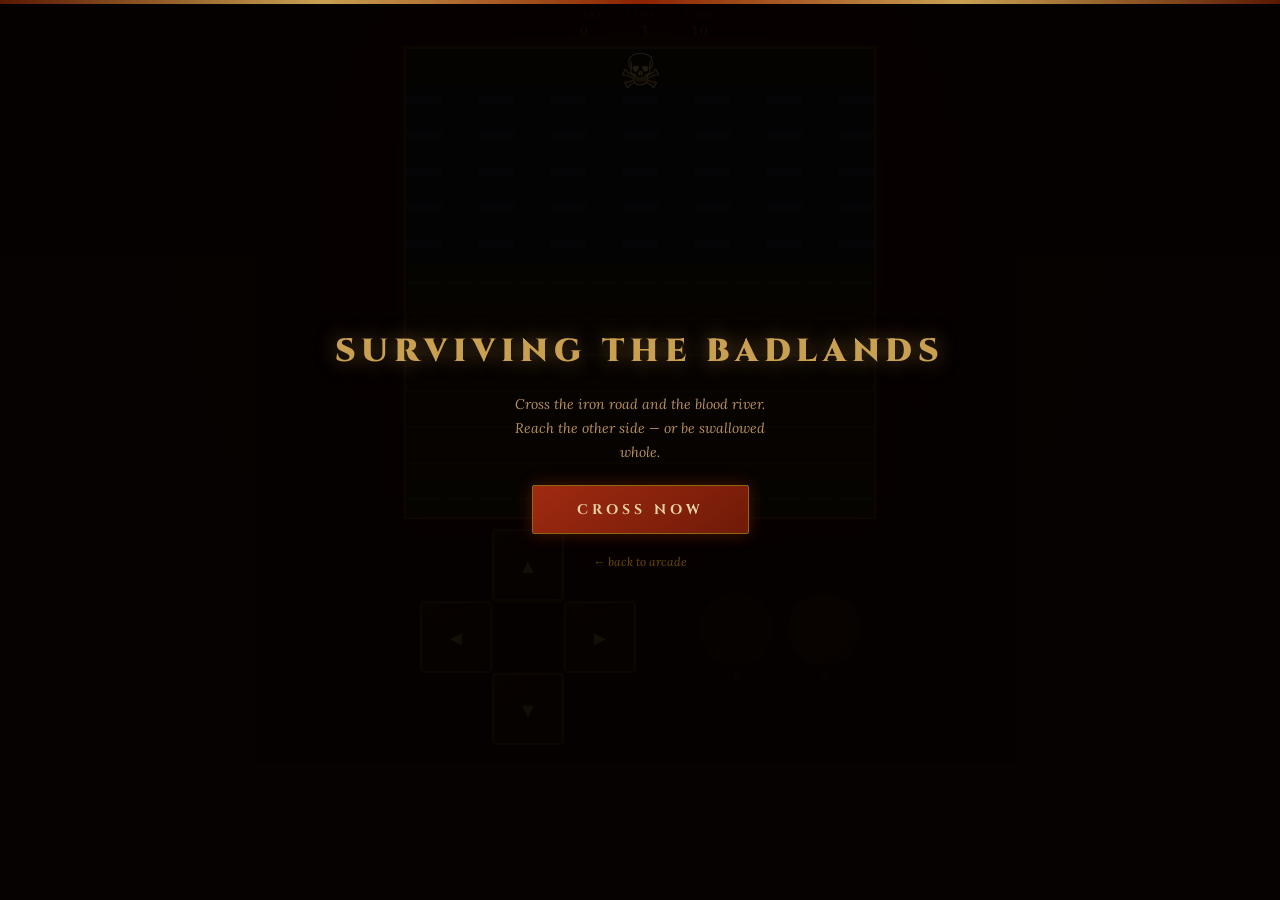
<file: nes-games/surviving-the-badlands.html>
<!doctype html>
<html lang="en">
<head>
  <meta charset="utf-8"/>
  <meta name="viewport" content="width=device-width, initial-scale=1, viewport-fit=cover"/>
  <meta name="apple-mobile-web-app-capable" content="yes"/>
  <meta name="apple-mobile-web-app-status-bar-style" content="black-translucent"/>
  <title>Surviving the Badlands — Tiki Blanco Arcade</title>
  <link rel="stylesheet" href="style.css"/>
  <style>
    #btn-a, #btn-b { opacity: 0.25; pointer-events: none; }
  </style>
</head>
<body>
<div id="overlay">
  <h1>SURVIVING THE BADLANDS</h1>
  <p>Cross the iron road and the blood river.<br/>Reach the other side — or be swallowed whole.</p>
  <button class="overlay-btn" id="overlay-btn">CROSS NOW</button>
  <a href="index.html" style="color:#6a4a10;font-size:12px;text-decoration:none;font-family:'Lora',serif;font-style:italic;">← back to arcade</a>
</div>

<div id="game-wrap">
  <div id="hud">
    <span><span class="label">score</span><span id="score">0</span></span>
    <span><span class="label">lives</span><span id="lives">3</span></span>
    <span><span class="label">time</span><span id="timer">30</span></span>
  </div>
  <canvas id="canvas"></canvas>
  <div id="gamepad">
    <div id="dpad">
      <div class="dpad-btn" id="btn-up">▲</div>
      <div class="dpad-btn" id="btn-left">◄</div>
      <div class="dpad-btn" id="btn-center"></div>
      <div class="dpad-btn" id="btn-right">►</div>
      <div class="dpad-btn" id="btn-down">▼</div>
    </div>
    <div id="action-btns">
      <div style="display:flex;flex-direction:column;align-items:center;gap:4px;">
        <button class="action-btn" id="btn-b">—</button>
        <span style="font-size:10px;color:#444;">B</span>
      </div>
      <div style="display:flex;flex-direction:column;align-items:center;gap:4px;">
        <button class="action-btn" id="btn-a">—</button>
        <span style="font-size:10px;color:#444;">A</span>
      </div>
    </div>
  </div>
</div>

<script>
(function(){"use strict";
const canvas=document.getElementById('canvas');
const ctx=canvas.getContext('2d');
let CELL, W, H, animId, lastTime;

const ROWS=13; // 0=bottom safe, 1-5=road, 6=median, 7-11=river, 12=top goals
const GOAL_COUNT=5;

function resize(){
  const aw=Math.min(window.innerWidth,480);
  const hudH=document.getElementById('hud').offsetHeight;
  const padH=document.getElementById('gamepad').offsetHeight;
  const ah=window.innerHeight-hudH-padH-16;
  CELL=Math.min(Math.floor(aw/13),Math.floor(ah/ROWS));
  W=CELL*13; H=CELL*ROWS;
  canvas.width=W; canvas.height=H;
  if(!dead) draw();
}

// Lane definitions
function makeLanes(){
  return [
    // row 1-5: road
    {row:1,  spd:0.04,  dir:1,  color:'#7a3000', objs:makeCars(1)},
    {row:2,  spd:0.055, dir:-1, color:'#7a3000', objs:makeCars(-1)},
    {row:3,  spd:0.035, dir:1,  color:'#7a3000', objs:makeCars(1)},
    {row:4,  spd:0.06,  dir:-1, color:'#7a3000', objs:makeCars(-1)},
    {row:5,  spd:0.045, dir:1,  color:'#7a3000', objs:makeCars(1)},
    // row 7-11: river
    {row:7,  spd:0.025, dir:-1, color:'#0a1a3a', objs:makeLogs(-1)},
    {row:8,  spd:0.04,  dir:1,  color:'#0a1a3a', objs:makeLogs(1)},
    {row:9,  spd:0.03,  dir:-1, color:'#0a1a3a', objs:makeLogs(-1)},
    {row:10, spd:0.035, dir:1,  color:'#0a1a3a', objs:makeLogs(1)},
    {row:11, spd:0.02,  dir:-1, color:'#0a1a3a', objs:makeLogs(-1)},
  ];
}

function makeCars(dir){
  const cars=[];
  const n=2+Math.floor(Math.random()*2);
  for(let i=0;i<n;i++) cars.push({x:(i/n)*13+(dir<0?0.5:0), len:2+Math.floor(Math.random()*2)});
  return cars;
}
function makeLogs(dir){
  const logs=[];
  const n=2+Math.floor(Math.random()*2);
  for(let i=0;i<n;i++) logs.push({x:(i/n)*13+(dir<0?0.3:0.1), len:2+Math.floor(Math.random()*3)});
  return logs;
}

let player, lanes, goals, score, lives, timeLeft, dead, gameOver, deathTimer, level;
let inputLock=false;

function newGame(){
  score=0; lives=3; level=1; dead=false; gameOver=false;
  resetPlayer();
  lanes=makeLanes();
  goals=Array(GOAL_COUNT).fill(false);
  timeLeft=30;
  updateHUD();
  if(animId) cancelAnimationFrame(animId);
  lastTime=performance.now();
  animId=requestAnimationFrame(loop);
}

function resetPlayer(){
  player={col:6, row:0, riding:null, alive:true};
  timeLeft=30; dead=false; deathTimer=0; inputLock=false;
}

function loop(ts){
  if(gameOver){animId=null;return;}
  const dt=Math.min(ts-lastTime,50);
  lastTime=ts;
  if(deathTimer>0){
    deathTimer-=dt;
    if(deathTimer<=0){
      if(lives<=0){endGame();return;}
      resetPlayer();
    }
    draw(); animId=requestAnimationFrame(loop); return;
  }
  update(dt);
  draw();
  animId=requestAnimationFrame(loop);
}

function update(dt){
  timeLeft-=dt/1000;
  if(timeLeft<=0){ die(); return; }
  document.getElementById('timer').textContent=Math.ceil(timeLeft);

  // Move lanes
  lanes.forEach(lane=>{
    lane.objs.forEach(obj=>{
      obj.x+=lane.dir*lane.spd*(dt/CELL)*CELL/CELL;
      // Wrap
      if(lane.dir>0&&obj.x>13) obj.x-=13;
      if(lane.dir<0&&obj.x+obj.len<0) obj.x+=13;
    });
  });

  // Carry player on log
  if(player.row>=7&&player.row<=11){
    const lane=lanes.find(l=>l.row===player.row);
    if(lane){
      let onLog=false;
      lane.objs.forEach(obj=>{
        const ox=obj.x, ox2=obj.x+obj.len;
        if(player.col+0.5>ox&&player.col+0.5<ox2){
          onLog=true;
          player.col+=lane.dir*lane.spd*(dt/CELL)*CELL/CELL;
        }
      });
      if(!onLog){ die(); return; }
    }
    // Check bounds after riding
    if(player.col<0||player.col>=13){ die(); return; }
  }

  // Road collision
  if(player.row>=1&&player.row<=5){
    const lane=lanes.find(l=>l.row===player.row);
    if(lane){
      lane.objs.forEach(obj=>{
        const ox=Math.floor(obj.x), len=obj.len;
        for(let i=0;i<len;i++){
          if(player.col===((ox+i+130)%13)){ die(); return; }
        }
      });
    }
  }

  // Goal row
  if(player.row===12){
    const gIdx=Math.floor(player.col/(13/GOAL_COUNT));
    const clamped=Math.max(0,Math.min(GOAL_COUNT-1,gIdx));
    if(!goals[clamped]){
      goals[clamped]=true;
      score+=50+Math.floor(timeLeft)*2;
      updateHUD();
      if(goals.every(g=>g)){
        level++;
        goals=Array(GOAL_COUNT).fill(false);
        lanes=makeLanes().map((l,i)=>({...l,spd:lanes[i]?.spd*1.1||l.spd}));
        score+=100;
        updateHUD();
      }
    }
    resetPlayer();
  }
}

function die(){
  if(deathTimer>0) return;
  lives--; updateHUD();
  deathTimer=800;
  player.alive=false;
}

function endGame(){
  gameOver=true;
  const ov=document.getElementById('overlay');
  ov.querySelector('h1').textContent='SWALLOWED';
  ov.querySelector('p').innerHTML=`The badlands claimed you.<br/>Score: <strong style="color:#d4b060">${score}</strong>`;
  ov.querySelector('.overlay-btn').textContent='TRY AGAIN';
  ov.style.display='flex';
}

function draw(){
  ctx.fillStyle='#080808'; ctx.fillRect(0,0,W,H);

  for(let r=0;r<ROWS;r++){
    const y=(ROWS-1-r)*CELL;
    if(r===0||r===6){
      // Safe zones
      ctx.fillStyle='#1a2a08';
      ctx.fillRect(0,y,W,CELL);
      ctx.fillStyle='#3a5a1a';
      for(let c=0;c<13;c++) ctx.fillRect(c*CELL+2,y+CELL/2-1,CELL-4,2);
    } else if(r>=1&&r<=5){
      // Road
      ctx.fillStyle='#2a1a08';
      ctx.fillRect(0,y,W,CELL);
      ctx.fillStyle='#4a3a18';
      ctx.fillRect(0,y+CELL/2-1,W,2); // lane line
    } else if(r>=7&&r<=11){
      // River
      ctx.fillStyle='#0a1a3a';
      ctx.fillRect(0,y,W,CELL);
      // Water shimmer
      ctx.fillStyle='rgba(30,80,180,0.2)';
      for(let c=0;c<13;c+=2) ctx.fillRect(c*CELL,y+CELL*0.3,CELL,CELL*0.2);
    } else if(r===12){
      // Goals
      ctx.fillStyle='#0a1a08';
      ctx.fillRect(0,y,W,CELL);
      const gw=W/GOAL_COUNT;
      for(let g=0;g<GOAL_COUNT;g++){
        ctx.fillStyle=goals[g]?'#3a6a1a':'#1a2a08';
        ctx.fillRect(g*gw+2,y+2,gw-4,CELL-4);
        if(!goals[g]){
          ctx.fillStyle='#3a5a1a';
          ctx.fillRect(g*gw+gw/2-2,y+CELL/2-4,4,8);
          ctx.fillRect(g*gw+gw/2-4,y+CELL/2-2,8,4);
        }
      }
    }
  }

  // Draw lane objects
  lanes.forEach(lane=>{
    const y=(ROWS-1-lane.row)*CELL;
    const isRoad=lane.row<=5;
    lane.objs.forEach(obj=>{
      if(isRoad){
        // Car
        ctx.fillStyle='#b03010';
        ctx.fillRect(obj.x*CELL+2,y+3,obj.len*CELL-4,CELL-6);
        ctx.fillStyle='#d45020';
        ctx.fillRect(obj.x*CELL+4,y+3,obj.len*CELL-8,4);
        ctx.fillStyle='#d4b060';
        ctx.fillRect(obj.x*CELL+2,y+4,3,3);
        ctx.fillRect((obj.x+obj.len)*CELL-5,y+4,3,3);
      } else {
        // Log
        ctx.fillStyle='#6a3a1a';
        ctx.fillRect(obj.x*CELL+1,y+4,obj.len*CELL-2,CELL-8);
        ctx.fillStyle='#8a5a2a';
        for(let i=0;i<obj.len;i++){
          ctx.fillRect((obj.x+i)*CELL+4,y+6,CELL-8,CELL-12);
        }
      }
    });
  });

  // Player
  const py=(ROWS-1-player.row)*CELL;
  const px=player.col*CELL;
  if(player.alive){
    const flashOn=deathTimer>0&&Math.floor(deathTimer/80)%2===0;
    if(!flashOn){
      ctx.fillStyle='#c9a052';
      ctx.fillRect(px+CELL/2-4,py+CELL/2-6,8,10);
      ctx.fillRect(px+CELL/2-6,py+CELL/2-2,12,6);
      ctx.fillStyle='#e8d4a8';
      ctx.beginPath();
      ctx.arc(px+CELL/2,py+CELL/2-8,5,0,Math.PI*2);
      ctx.fill();
    }
  }
}

function updateHUD(){
  document.getElementById('score').textContent=score;
  document.getElementById('lives').textContent=lives;
}

document.getElementById('overlay-btn').addEventListener('click',()=>{
  document.getElementById('overlay').style.display='none';
  newGame();
});

// Controls — each press = one cell step
function move(dx,dy){
  if(inputLock||deathTimer>0||dead||gameOver) return;
  const nc=player.col+dx, nr=player.row+dy;
  if(nc<0||nc>=13||nr<0||nr>=ROWS) return;
  player.col=nc; player.row=nr;
  if(player.row>0) score+=dy>0?10:0;
  updateHUD();
  inputLock=true;
  setTimeout(()=>inputLock=false,120);
}

function addDpad(id,dx,dy){
  const el=document.getElementById(id);
  el.addEventListener('touchstart',e=>{e.preventDefault();el.classList.add('pressed');move(dx,dy);},{passive:false});
  el.addEventListener('touchend',e=>{e.preventDefault();el.classList.remove('pressed');},{passive:false});
  el.addEventListener('mousedown',()=>move(dx,dy));
}
addDpad('btn-up',0,1); addDpad('btn-down',0,-1);
addDpad('btn-left',-1,0); addDpad('btn-right',1,0);

document.addEventListener('keydown',e=>{
  switch(e.code){
    case 'ArrowUp':    move(0,1);  break;
    case 'ArrowDown':  move(0,-1); break;
    case 'ArrowLeft':  move(-1,0); break;
    case 'ArrowRight': move(1,0);  break;
  }
});

let tx,ty;
canvas.addEventListener('touchstart',e=>{e.preventDefault();tx=e.touches[0].clientX;ty=e.touches[0].clientY;},{passive:false});
canvas.addEventListener('touchend',e=>{
  e.preventDefault();
  const dx=e.changedTouches[0].clientX-tx, dy=e.changedTouches[0].clientY-ty;
  if(Math.abs(dx)>Math.abs(dy)){if(Math.abs(dx)>15)move(dx>0?1:-1,0);}
  else{if(Math.abs(dy)>15)move(0,dy>0?-1:1);}
},{passive:false});

window.addEventListener('resize',resize);
resize();
})();
</script>
</body>
</html>
</file>
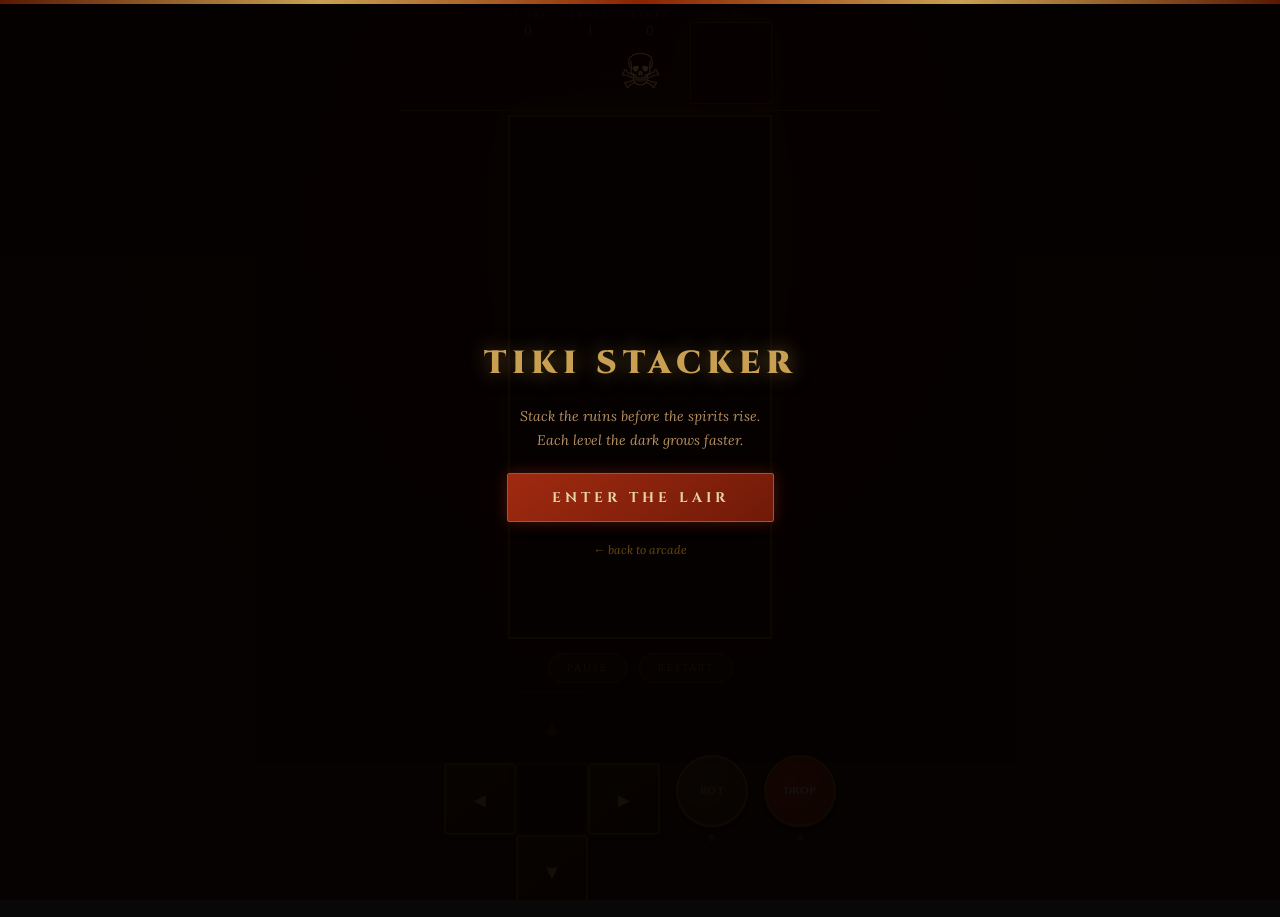
<file: nes-games/tetris.html>
<!doctype html>
<html lang="en">
<head>
  <meta charset="utf-8"/>
  <meta name="viewport" content="width=device-width, initial-scale=1, viewport-fit=cover"/>
  <meta name="apple-mobile-web-app-capable" content="yes"/>
  <meta name="apple-mobile-web-app-status-bar-style" content="black-translucent"/>
  <title>Tiki Stacker — Tiki Blanco Arcade</title>
  <link rel="stylesheet" href="style.css"/>
  <style>
    #game-wrap { gap: 4px; }
    #gamepad { flex-direction: column; gap: 8px; }
    #menu-btns { display: flex; }
    /* Tetris uses left/right/rotate(A)/drop(B) — hide up */
    #btn-up { opacity: 0.25; pointer-events: none; }
  </style>
</head>
<body>
<div id="overlay">
  <h1>TIKI STACKER</h1>
  <p>Stack the ruins before the spirits rise.<br/>Each level the dark grows faster.</p>
  <button class="overlay-btn" id="overlay-btn">ENTER THE LAIR</button>
  <a href="index.html" style="color:#6a4a10;font-size:12px;text-decoration:none;font-family:'Lora',serif;font-style:italic;">← back to arcade</a>
</div>

<div id="game-wrap">
  <div id="hud">
    <span><span class="label">score</span><span id="score">0</span></span>
    <span><span class="label">level</span><span id="level">1</span></span>
    <span><span class="label">lines</span><span id="lines">0</span></span>
    <span><span class="label">next</span><canvas id="next-canvas" width="80" height="80"></canvas></span>
  </div>
  <canvas id="canvas"></canvas>
  <div id="gamepad">
    <div id="menu-btns">
      <button class="menu-btn" id="btn-pause">PAUSE</button>
      <button class="menu-btn" id="btn-restart">RESTART</button>
    </div>
    <div style="display:flex;justify-content:space-between;width:100%;max-width:480px;padding:0 24px;">
      <div id="dpad">
        <div class="dpad-btn" id="btn-up">▲</div>
        <div class="dpad-btn" id="btn-left">◄</div>
        <div class="dpad-btn" id="btn-center"></div>
        <div class="dpad-btn" id="btn-right">►</div>
        <div class="dpad-btn" id="btn-down">▼</div>
      </div>
      <div id="action-btns">
        <div style="display:flex;flex-direction:column;align-items:center;gap:4px;">
          <button class="action-btn" id="btn-b">ROT</button>
          <span style="font-size:10px;color:#888;">B</span>
        </div>
        <div style="display:flex;flex-direction:column;align-items:center;gap:4px;">
          <button class="action-btn" id="btn-a">DROP</button>
          <span style="font-size:10px;color:#888;">A</span>
        </div>
      </div>
    </div>
  </div>
</div>

<script>
(function(){
"use strict";

// ── Constants ──────────────────────────────────────
const COLS = 10, ROWS = 20;
const COLORS = [
  null,
  '#c9a052', // I - bamboo gold
  '#8b2200', // J - dark rust
  '#d4681a', // L - burnt orange
  '#c84b2a', // O - terracotta
  '#3a6a1a', // S - jungle green
  '#e8d4a8', // T - bone
  '#7a1a00', // Z - blood maroon
];

const PIECES = [
  [],
  [[0,0,0,0],[1,1,1,1],[0,0,0,0],[0,0,0,0]], // I
  [[2,0,0],[2,2,2],[0,0,0]],                  // J
  [[0,0,3],[3,3,3],[0,0,0]],                  // L
  [[4,4],[4,4]],                              // O
  [[0,5,5],[5,5,0],[0,0,0]],                  // S
  [[0,6,0],[6,6,6],[0,0,0]],                  // T
  [[7,7,0],[0,7,7],[0,0,0]],                  // Z
];

// ── Canvas setup ───────────────────────────────────
const canvas = document.getElementById('canvas');
const ctx    = canvas.getContext('2d');
const nextC  = document.getElementById('next-canvas');
const nextCtx= nextC.getContext('2d');

function resize(){
  const avail = Math.min(window.innerWidth, 480);
  const cellW = Math.floor((avail * 0.55) / COLS);
  canvas.width  = cellW * COLS;
  canvas.height = cellW * ROWS;
  CELL = cellW;
  draw();
}
let CELL = 28;

// ── State ──────────────────────────────────────────
let board, piece, pieceX, pieceY, pieceType, nextType;
let score, level, linesCleared, gameOver, paused;
let dropInterval, lastDrop;
let animId;

function newGame(){
  board = Array.from({length:ROWS}, ()=>new Array(COLS).fill(0));
  score = 0; level = 1; linesCleared = 0;
  gameOver = false; paused = false;
  nextType = randPiece();
  spawnPiece();
  updateHUD();
  lastDrop = performance.now();
  if(animId) cancelAnimationFrame(animId);
  loop(performance.now());
}

function randPiece(){ return Math.floor(Math.random()*7)+1; }

function spawnPiece(){
  pieceType = nextType;
  nextType  = randPiece();
  piece  = PIECES[pieceType].map(r=>[...r]);
  pieceX = Math.floor((COLS - piece[0].length)/2);
  pieceY = 0;
  if(collides(piece,pieceX,pieceY)){ gameOver=true; showOverlay(); }
  drawNext();
}

function rotate(mat){
  const N = mat.length;
  return Array.from({length:N},(_,r)=>Array.from({length:N},(_,c)=>mat[N-1-c][r]));
}

function collides(mat,ox,oy){
  for(let r=0;r<mat.length;r++)
    for(let c=0;c<mat[r].length;c++)
      if(mat[r][c]){
        const nx=ox+c, ny=oy+r;
        if(nx<0||nx>=COLS||ny>=ROWS) return true;
        if(ny>=0 && board[ny][nx]) return true;
      }
  return false;
}

function lock(){
  piece.forEach((row,r)=>row.forEach((v,c)=>{ if(v && pieceY+r>=0) board[pieceY+r][pieceX+c]=pieceType; }));
  clearLines();
  spawnPiece();
}

function clearLines(){
  let cleared=0;
  for(let r=ROWS-1;r>=0;r--){
    if(board[r].every(v=>v)){
      board.splice(r,1);
      board.unshift(new Array(COLS).fill(0));
      cleared++; r++;
    }
  }
  if(cleared){
    const pts=[0,100,300,500,800];
    score += (pts[cleared]||1200)*level;
    linesCleared += cleared;
    level = Math.floor(linesCleared/10)+1;
    updateHUD();
  }
}

function dropSpeed(){ return Math.max(100, 1000 - (level-1)*80); }

function loop(ts){
  if(gameOver||paused){ animId=null; return; }
  if(ts - lastDrop >= dropSpeed()){
    if(!collides(piece,pieceX,pieceY+1)) pieceY++;
    else lock();
    lastDrop=ts;
  }
  draw();
  animId = requestAnimationFrame(loop);
}

// ── Drawing ────────────────────────────────────────
function drawCell(c2d,x,y,color,cellSize){
  c2d.fillStyle = color;
  c2d.fillRect(x*cellSize+1,y*cellSize+1,cellSize-2,cellSize-2);
  c2d.fillStyle='rgba(255,255,255,0.15)';
  c2d.fillRect(x*cellSize+1,y*cellSize+1,cellSize-2,4);
}

function draw(){
  ctx.fillStyle='#080808';
  ctx.fillRect(0,0,canvas.width,canvas.height);

  // grid lines
  ctx.strokeStyle='#1a0800';
  ctx.lineWidth=0.5;
  for(let r=0;r<ROWS;r++){ ctx.beginPath();ctx.moveTo(0,r*CELL);ctx.lineTo(canvas.width,r*CELL);ctx.stroke(); }
  for(let c=0;c<COLS;c++){ ctx.beginPath();ctx.moveTo(c*CELL,0);ctx.lineTo(c*CELL,canvas.height);ctx.stroke(); }

  // board
  board.forEach((row,r)=>row.forEach((v,c)=>{ if(v) drawCell(ctx,c,r,COLORS[v],CELL); }));

  // ghost piece
  let ghostY=pieceY;
  while(!collides(piece,pieceX,ghostY+1)) ghostY++;
  if(ghostY!==pieceY){
    piece.forEach((row,r)=>row.forEach((v,c)=>{ if(v){ ctx.fillStyle='rgba(255,255,255,0.12)'; ctx.fillRect((pieceX+c)*CELL+1,(ghostY+r)*CELL+1,CELL-2,CELL-2); } }));
  }

  // active piece
  piece.forEach((row,r)=>row.forEach((v,c)=>{ if(v) drawCell(ctx,pieceX+c,pieceY+r,COLORS[v],CELL); }));
}

function drawNext(){
  nextCtx.fillStyle='#080808';
  nextCtx.fillRect(0,0,80,80);
  const mat=PIECES[nextType];
  const off=Math.floor((4-mat[0].length)/2);
  const cell=16;
  mat.forEach((row,r)=>row.forEach((v,c)=>{ if(v) drawCell(nextCtx,c+off,r+off,COLORS[nextType],cell); }));
}

function updateHUD(){
  document.getElementById('score').textContent=score;
  document.getElementById('level').textContent=level;
  document.getElementById('lines').textContent=linesCleared;
}

// ── Overlay ────────────────────────────────────────
function showOverlay(){
  const ov=document.getElementById('overlay');
  ov.querySelector('h1').textContent= gameOver?'THE SPIRITS RISE':'TIKI STACKER';
  ov.querySelector('p').textContent = gameOver?`Score: ${score}\nLevel: ${level}`:'Stack the ruins before the spirits rise.\nEach level the dark grows faster.';
  ov.style.display='flex';
}
document.getElementById('overlay-btn').addEventListener('click',()=>{
  document.getElementById('overlay').style.display='none';
  newGame();
});

// ── Controls ───────────────────────────────────────
function moveLeft(){  if(!collides(piece,pieceX-1,pieceY)) pieceX--; draw(); }
function moveRight(){ if(!collides(piece,pieceX+1,pieceY)) pieceX++; draw(); }
function moveDown(){  if(!collides(piece,pieceX,pieceY+1)) { pieceY++; score+=1; updateHUD(); } else lock(); draw(); }
function rotatePiece(){ const r=rotate(piece); if(!collides(r,pieceX,pieceY)){ piece=r; } else if(!collides(r,pieceX+1,pieceY)){ piece=r;pieceX++; } else if(!collides(r,pieceX-1,pieceY)){ piece=r;pieceX--; } draw(); }
function hardDrop(){ while(!collides(piece,pieceX,pieceY+1)){ pieceY++; score+=2; } lock(); updateHUD(); draw(); }

// Keyboard
document.addEventListener('keydown',e=>{
  if(gameOver||paused) return;
  switch(e.code){
    case 'ArrowLeft':  moveLeft();  break;
    case 'ArrowRight': moveRight(); break;
    case 'ArrowDown':  moveDown();  break;
    case 'ArrowUp':    rotatePiece();break;
    case 'Space':      hardDrop();  break;
    case 'KeyP':       togglePause();break;
  }
});

// Virtual gamepad
function addBtn(id,fn){
  const el=document.getElementById(id);
  el.addEventListener('touchstart',e=>{ e.preventDefault(); el.classList.add('pressed'); fn(); },{passive:false});
  el.addEventListener('touchend',e=>{ e.preventDefault(); el.classList.remove('pressed'); },{passive:false});
  el.addEventListener('mousedown',fn);
}

let repeatTimer=null;
function addRepeat(id,fn,delay=120){
  const el=document.getElementById(id);
  el.addEventListener('touchstart',e=>{
    e.preventDefault(); el.classList.add('pressed');
    fn();
    repeatTimer=setInterval(fn,delay);
  },{passive:false});
  const stop=()=>{ el.classList.remove('pressed'); clearInterval(repeatTimer); };
  el.addEventListener('touchend',e=>{ e.preventDefault(); stop(); },{passive:false});
  el.addEventListener('mousedown',()=>{ fn(); repeatTimer=setInterval(fn,delay); });
  el.addEventListener('mouseup',stop);
}

addRepeat('btn-left', ()=>{ if(!gameOver&&!paused) moveLeft(); });
addRepeat('btn-right',()=>{ if(!gameOver&&!paused) moveRight(); });
addRepeat('btn-down', ()=>{ if(!gameOver&&!paused) moveDown(); },80);
addBtn('btn-b', ()=>{ if(!gameOver&&!paused) rotatePiece(); });
addBtn('btn-a', ()=>{ if(!gameOver&&!paused) hardDrop(); });

// Swipe gestures on canvas
let touchStartX, touchStartY;
canvas.addEventListener('touchstart',e=>{ e.preventDefault(); touchStartX=e.touches[0].clientX; touchStartY=e.touches[0].clientY; },{passive:false});
canvas.addEventListener('touchend',e=>{
  e.preventDefault();
  const dx=e.changedTouches[0].clientX-touchStartX;
  const dy=e.changedTouches[0].clientY-touchStartY;
  if(Math.abs(dx)>Math.abs(dy)){
    if(Math.abs(dx)>20){ dx>0?moveRight():moveLeft(); }
  } else {
    if(dy>30) hardDrop();
    else if(dy<-20) rotatePiece();
  }
},{passive:false});

function togglePause(){
  if(gameOver) return;
  paused=!paused;
  document.getElementById('btn-pause').textContent=paused?'RESUME':'PAUSE';
  if(!paused){ lastDrop=performance.now(); loop(lastDrop); }
}

document.getElementById('btn-pause').addEventListener('click',togglePause);
document.getElementById('btn-restart').addEventListener('click',newGame);

// ── Init ───────────────────────────────────────────
window.addEventListener('resize',resize);
resize();
})();
</script>
</body>
</html>
</file>
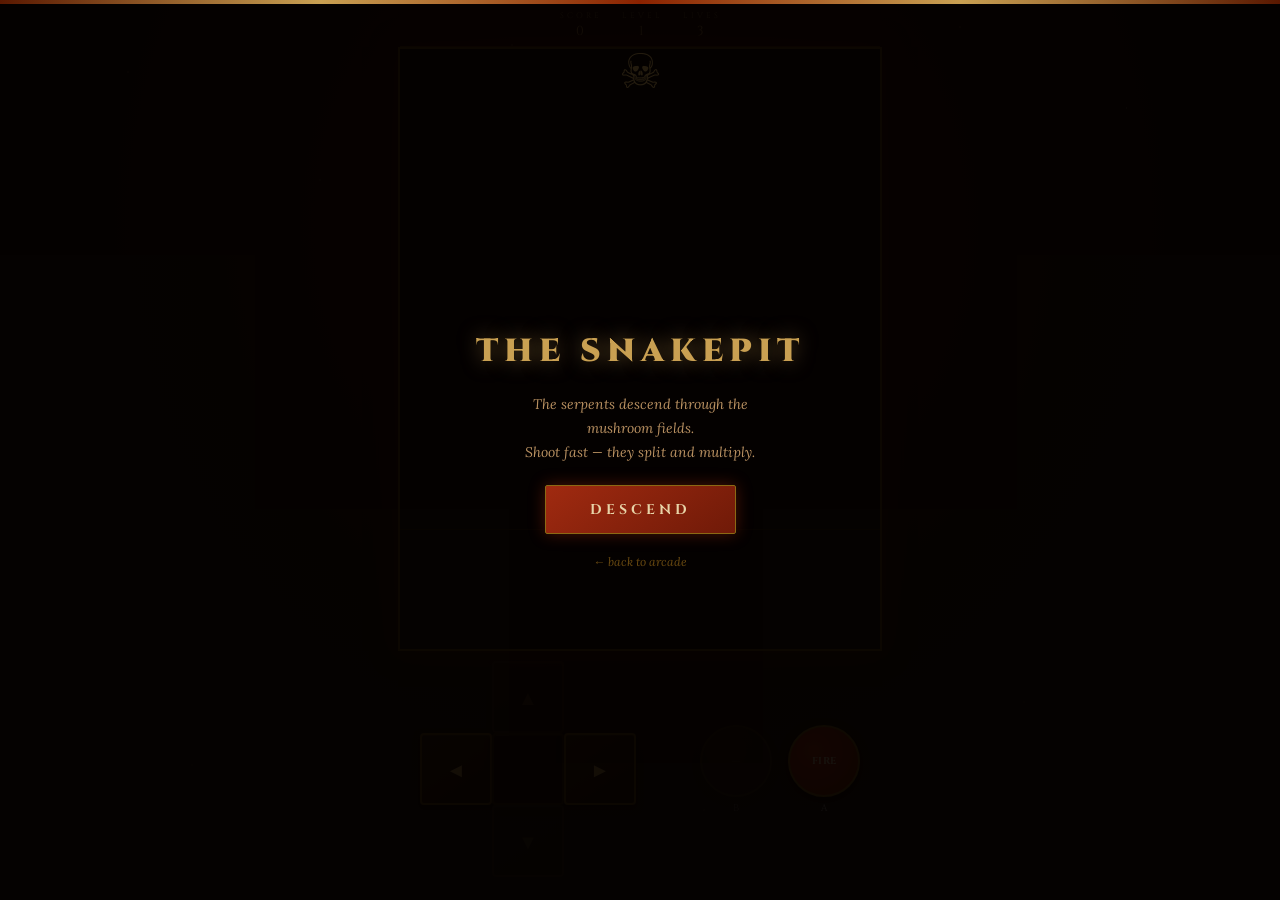
<file: nes-games/the-snakepit.html>
<!doctype html>
<html lang="en">
<head>
  <meta charset="utf-8"/>
  <meta name="viewport" content="width=device-width, initial-scale=1, viewport-fit=cover"/>
  <meta name="apple-mobile-web-app-capable" content="yes"/>
  <meta name="apple-mobile-web-app-status-bar-style" content="black-translucent"/>
  <title>The Snakepit — Tiki Blanco Arcade</title>
  <link rel="stylesheet" href="style.css"/>
  <style>
    #btn-up, #btn-down { opacity: 0.25; pointer-events: none; }
    #btn-b { opacity: 0.25; pointer-events: none; }
  </style>
</head>
<body>
<div id="overlay">
  <h1>THE SNAKEPIT</h1>
  <p>The serpents descend through the mushroom fields.<br/>Shoot fast — they split and multiply.</p>
  <button class="overlay-btn" id="overlay-btn">DESCEND</button>
  <a href="index.html" style="color:#6a4a10;font-size:12px;text-decoration:none;font-family:'Lora',serif;font-style:italic;">← back to arcade</a>
</div>

<div id="game-wrap">
  <div id="hud">
    <span><span class="label">score</span><span id="score">0</span></span>
    <span><span class="label">level</span><span id="level">1</span></span>
    <span><span class="label">lives</span><span id="lives">3</span></span>
  </div>
  <canvas id="canvas"></canvas>
  <div id="gamepad">
    <div id="dpad">
      <div class="dpad-btn" id="btn-up">▲</div>
      <div class="dpad-btn" id="btn-left">◄</div>
      <div class="dpad-btn" id="btn-center"></div>
      <div class="dpad-btn" id="btn-right">►</div>
      <div class="dpad-btn" id="btn-down">▼</div>
    </div>
    <div id="action-btns">
      <div style="display:flex;flex-direction:column;align-items:center;gap:4px;">
        <button class="action-btn" id="btn-b">—</button>
        <span style="font-size:10px;color:#444;">B</span>
      </div>
      <div style="display:flex;flex-direction:column;align-items:center;gap:4px;">
        <button class="action-btn" id="btn-a">FIRE</button>
        <span style="font-size:10px;color:#888;">A</span>
      </div>
    </div>
  </div>
</div>

<script>
(function(){"use strict";
const canvas=document.getElementById('canvas');
const ctx=canvas.getContext('2d');
let COLS=16, ROWS=20, CELL, animId, lastTime;

const PLAYER_ROWS=4; // bottom rows player can occupy
const SEG_COUNT=12;

function resize(){
  const aw=Math.min(window.innerWidth,480);
  const hudH=document.getElementById('hud').offsetHeight;
  const padH=document.getElementById('gamepad').offsetHeight;
  const ah=window.innerHeight-hudH-padH-16;
  CELL=Math.min(Math.floor(aw/COLS),Math.floor(ah/ROWS));
  canvas.width=CELL*COLS; canvas.height=CELL*ROWS;
  draw();
}

let mushrooms, centipedes, bullets, spider;
let player, score, lives, level, deathTimer, gameOver;
let moveTimer, spiderTimer, fleaActive, fleaX, fleaY, fleaTimer;
const keys={left:false,right:false,fire:false};
let fireCD=0;

function newGame(){
  score=0; lives=3; level=1; gameOver=false;
  startLevel();
  updateHUD();
  if(animId) cancelAnimationFrame(animId);
  lastTime=performance.now();
  animId=requestAnimationFrame(loop);
}

function startLevel(){
  mushrooms=new Set();
  // Scatter mushrooms in rows 0 to ROWS-PLAYER_ROWS-1
  for(let i=0;i<40;i++){
    const c=Math.floor(Math.random()*COLS);
    const r=Math.floor(Math.random()*(ROWS-PLAYER_ROWS-1))+1;
    mushrooms.add(`${c},${r}`);
  }
  centipedes=[makeCentipede(SEG_COUNT, 0, 1)];
  bullets=[];
  player={x:Math.floor(COLS/2), y:ROWS-1};
  deathTimer=0; fleaActive=false;
  moveTimer=Math.max(80,200-level*15);
  spiderTimer=3000+Math.random()*3000;
  spider=null; fireCD=0;
}

function makeCentipede(len, startCol, dir){
  const segs=[];
  for(let i=0;i<len;i++) segs.push({x:startCol-i*dir, y:0, dir:dir, row:0});
  return segs;
}

function loop(ts){
  if(gameOver){animId=null;return;}
  const dt=Math.min(ts-lastTime,50);
  lastTime=ts;
  update(dt);
  draw();
  animId=requestAnimationFrame(loop);
}

let moveAccum=0;
function update(dt){
  if(deathTimer>0){
    deathTimer-=dt;
    if(deathTimer<=0){
      if(lives<=0){endGame();return;}
      player={x:Math.floor(COLS/2),y:ROWS-1};
    }
    return;
  }

  // Player movement
  fireCD=Math.max(0,fireCD-dt);
  if(keys.left) player.x=Math.max(0,player.x-(dt*0.008));
  if(keys.right) player.x=Math.min(COLS-1,player.x+(dt*0.008));
  if(keys.fire&&fireCD<=0&&bullets.length<2){
    bullets.push({x:Math.floor(player.x),y:player.y}); fireCD=350;
  }

  // Move bullets
  bullets.forEach(b=>b.fy=(b.fy||b.y)-dt*0.012);
  bullets.forEach(b=>b.y=Math.floor(b.fy||b.y));
  bullets=bullets.filter(b=>b.y>=0);

  // Bullet vs mushroom
  bullets.forEach((b,bi)=>{
    const k=`${b.x},${b.y}`;
    if(mushrooms.has(k)){ mushrooms.delete(k); score+=1; bullets.splice(bi,1); updateHUD(); }
  });

  // Bullet vs centipede
  centipedes.forEach((cent,ci)=>{
    bullets.forEach((b,bi)=>{
      const si=cent.findIndex(s=>Math.floor(s.x)===b.x&&s.y===b.y);
      if(si<0) return;
      // Place mushroom at hit spot
      mushrooms.add(`${b.x},${b.y}`);
      score+=10; updateHUD();
      bullets.splice(bi,1);
      // Split
      const tail=cent.splice(si+1);
      cent.splice(si,1);
      if(cent.length>0) centipedes.push(cent);
      if(tail.length>0) centipedes.push(tail);
      centipedes.splice(ci,1);
    });
  });

  // Centipede movement
  moveAccum+=dt;
  while(moveAccum>=moveTimer){
    moveAccum-=moveTimer;
    centipedes.forEach(cent=>{
      cent.forEach(seg=>{
        const nx=seg.x+seg.dir;
        const ny=seg.y;
        const blocked=nx<0||nx>=COLS||mushrooms.has(`${Math.floor(nx)},${ny}`);
        if(blocked){
          seg.dir*=-1;
          seg.y=Math.min(ROWS-1,seg.y+1);
        } else {
          seg.x=nx;
        }
      });
    });

    // Centipede reaches player zone — check collision
    centipedes.forEach(cent=>{
      cent.forEach(seg=>{
        if(seg.y>=ROWS-PLAYER_ROWS&&Math.abs(Math.floor(seg.x)-Math.floor(player.x))<1&&seg.y===Math.floor(player.y)){
          die();
        }
      });
    });

    // Centipede fully past bottom → reset to top
    centipedes.forEach((cent,ci)=>{
      if(cent.every(s=>s.y>=ROWS)){
        cent.forEach((s,i)=>{s.x=i; s.y=0; s.dir=1;});
      }
    });
  }

  // Remove empty centipedes
  centipedes=centipedes.filter(c=>c.length>0);

  // Check wave clear
  if(centipedes.length===0&&centipedes.flat().length===0){
    level++; updateHUD();
    setTimeout(()=>startLevel(),500);
  }

  // Spider
  spiderTimer-=dt;
  if(spiderTimer<=0&&!spider){
    spiderTimer=4000+Math.random()*4000;
    spider={x:Math.random()<0.5?-1:COLS, y:ROWS-PLAYER_ROWS+Math.floor(Math.random()*PLAYER_ROWS), vx:0, vy:0, timer:0};
    spider.vx=spider.x<0?0.004:-0.004;
  }
  if(spider){
    spider.timer+=dt;
    spider.x+=spider.vx*dt;
    if(spider.timer>500){
      spider.timer=0;
      spider.vy=(Math.random()-0.5)*0.003;
    }
    spider.y=Math.max(ROWS-PLAYER_ROWS,Math.min(ROWS-1,spider.y+spider.vy*dt));
    if(spider.x<-2||spider.x>COLS+2) spider=null;
    // Spider eats mushrooms nearby
    if(spider){
      const sk=`${Math.floor(spider.x)},${Math.floor(spider.y)}`;
      if(mushrooms.has(sk)) mushrooms.delete(sk);
    }
    // Spider vs bullet
    if(spider){
      bullets.forEach((b,bi)=>{
        if(Math.abs(b.x-spider.x)<1.5&&Math.abs(b.y-spider.y)<1.5){
          score+=300; updateHUD();
          bullets.splice(bi,1); spider=null;
        }
      });
    }
    // Spider vs player
    if(spider&&Math.abs(spider.x-player.x)<1&&Math.abs(spider.y-player.y)<1) die();
  }

  // Flea
  fleaTimer=(fleaTimer||0)-dt;
  if(fleaTimer<=0&&!fleaActive&&mushrooms.size<10){
    fleaActive=true; fleaX=Math.floor(Math.random()*COLS); fleaY=0;
    fleaTimer=3000+Math.random()*3000;
  }
  if(fleaActive){
    fleaY+=dt*0.006;
    if(Math.random()<0.03) mushrooms.add(`${fleaX},${Math.floor(fleaY)}`);
    if(fleaY>=ROWS) fleaActive=false;
    // Flea vs bullet
    bullets.forEach((b,bi)=>{
      if(b.x===fleaX&&Math.abs(b.y-Math.floor(fleaY))<1){
        score+=200; updateHUD();
        bullets.splice(bi,1); fleaActive=false;
      }
    });
  }
}

function die(){
  if(deathTimer>0) return;
  lives--; updateHUD();
  deathTimer=900;
}

function endGame(){
  gameOver=true;
  const ov=document.getElementById('overlay');
  ov.querySelector('h1').textContent='THE PIT CLAIMS YOU';
  ov.querySelector('p').innerHTML=`Level ${level} · Score: <strong style="color:#d4b060">${score}</strong>`;
  ov.querySelector('.overlay-btn').textContent='DESCEND AGAIN';
  ov.style.display='flex';
}

function draw(){
  ctx.fillStyle='#080808'; ctx.fillRect(0,0,canvas.width,canvas.height);

  // Player zone line
  ctx.fillStyle='#2a1a00';
  ctx.fillRect(0,(ROWS-PLAYER_ROWS)*CELL,canvas.width,1);

  // Mushrooms
  mushrooms.forEach(k=>{
    const [c,r]=k.split(',').map(Number);
    ctx.fillStyle='#7a2200';
    ctx.fillRect(c*CELL+2,r*CELL+2,CELL-4,CELL-4);
    ctx.fillStyle='#b03010';
    ctx.fillRect(c*CELL+3,r*CELL+2,CELL-6,4);
    ctx.fillStyle='rgba(255,255,255,0.1)';
    ctx.fillRect(c*CELL+3,r*CELL+2,CELL-6,2);
  });

  // Centipedes
  centipedes.forEach(cent=>{
    cent.forEach((seg,i)=>{
      const x=Math.floor(seg.x)*CELL, y=seg.y*CELL;
      const isHead=i===cent.length-1;
      ctx.fillStyle=isHead?'#d4b060':'#3a6a1a';
      ctx.fillRect(x+1,y+1,CELL-2,CELL-2);
      ctx.fillStyle='rgba(255,255,255,0.15)';
      ctx.fillRect(x+1,y+1,CELL-2,3);
      if(isHead){
        ctx.fillStyle='#080808';
        ctx.fillRect(x+2,y+3,2,2);
        ctx.fillRect(x+CELL-4,y+3,2,2);
      }
    });
  });

  // Flea
  if(fleaActive){
    ctx.fillStyle='#c9a052';
    ctx.fillRect(fleaX*CELL+3,fleaY*CELL+2,CELL-6,CELL-4);
    ctx.fillStyle='#080808';
    ctx.fillRect(fleaX*CELL+3,fleaY*CELL+3,2,2);
    ctx.fillRect(fleaX*CELL+CELL-5,fleaY*CELL+3,2,2);
  }

  // Spider
  if(spider){
    ctx.fillStyle='#8b2200';
    const sx=Math.floor(spider.x)*CELL, sy=Math.floor(spider.y)*CELL;
    ctx.fillRect(sx+2,sy+2,CELL-4,CELL-4);
    ctx.strokeStyle='#c03010'; ctx.lineWidth=1;
    ctx.beginPath(); ctx.moveTo(sx,sy+CELL/2); ctx.lineTo(sx+3,sy+CELL/2); ctx.stroke();
    ctx.beginPath(); ctx.moveTo(sx+CELL,sy+CELL/2); ctx.lineTo(sx+CELL-3,sy+CELL/2); ctx.stroke();
    ctx.beginPath(); ctx.moveTo(sx+2,sy+3); ctx.lineTo(sx+CELL-2,sy+3); ctx.stroke();
    ctx.beginPath(); ctx.moveTo(sx+2,sy+CELL-3); ctx.lineTo(sx+CELL-2,sy+CELL-3); ctx.stroke();
  }

  // Bullets
  ctx.fillStyle='#c9a052';
  bullets.forEach(b=>ctx.fillRect(b.x*CELL+CELL/2-1,(b.fy||b.y)*CELL,2,8));

  // Player
  if(deathTimer<=0||Math.floor(deathTimer/80)%2===0){
    const px=Math.floor(player.x)*CELL, py=player.y*CELL;
    ctx.fillStyle='#c9a052';
    ctx.fillRect(px+2,py+4,CELL-4,CELL-4);
    ctx.fillRect(px+CELL/2-2,py,4,5);
    ctx.fillStyle='rgba(255,255,255,0.2)';
    ctx.fillRect(px+2,py+4,CELL-4,3);
  }

  // Lives pips
  for(let i=0;i<lives;i++){
    ctx.fillStyle='#c9a052';
    ctx.fillRect(4+i*14,canvas.height-6,10,4);
    ctx.fillRect(4+i*14+3,canvas.height-10,4,5);
  }
}

function updateHUD(){
  document.getElementById('score').textContent=score;
  document.getElementById('level').textContent=level;
  document.getElementById('lives').textContent=lives;
}

document.getElementById('overlay-btn').addEventListener('click',()=>{
  document.getElementById('overlay').style.display='none';
  newGame();
});

function addHoldBtn(id,fn){
  const el=document.getElementById(id);
  el.addEventListener('touchstart',e=>{e.preventDefault();el.classList.add('pressed');fn(true);},{passive:false});
  el.addEventListener('touchend',e=>{e.preventDefault();el.classList.remove('pressed');fn(false);},{passive:false});
  el.addEventListener('mousedown',()=>fn(true));
  el.addEventListener('mouseup',()=>fn(false));
}
addHoldBtn('btn-left',v=>keys.left=v);
addHoldBtn('btn-right',v=>keys.right=v);
addHoldBtn('btn-a',v=>keys.fire=v);

document.addEventListener('keydown',e=>{
  if(e.code==='ArrowLeft') keys.left=true;
  if(e.code==='ArrowRight') keys.right=true;
  if(e.code==='Space'||e.code==='KeyZ') keys.fire=true;
});
document.addEventListener('keyup',e=>{
  if(e.code==='ArrowLeft') keys.left=false;
  if(e.code==='ArrowRight') keys.right=false;
  if(e.code==='Space'||e.code==='KeyZ') keys.fire=false;
});

let tx;
canvas.addEventListener('touchstart',e=>{e.preventDefault();tx=e.touches[0].clientX;},{passive:false});
canvas.addEventListener('touchend',e=>{
  e.preventDefault();
  const dx=e.changedTouches[0].clientX-tx;
  if(Math.abs(dx)<15){keys.fire=true;setTimeout(()=>keys.fire=false,300);}
},{passive:false});

window.addEventListener('resize',resize);
resize();
})();
</script>
</body>
</html>
</file>
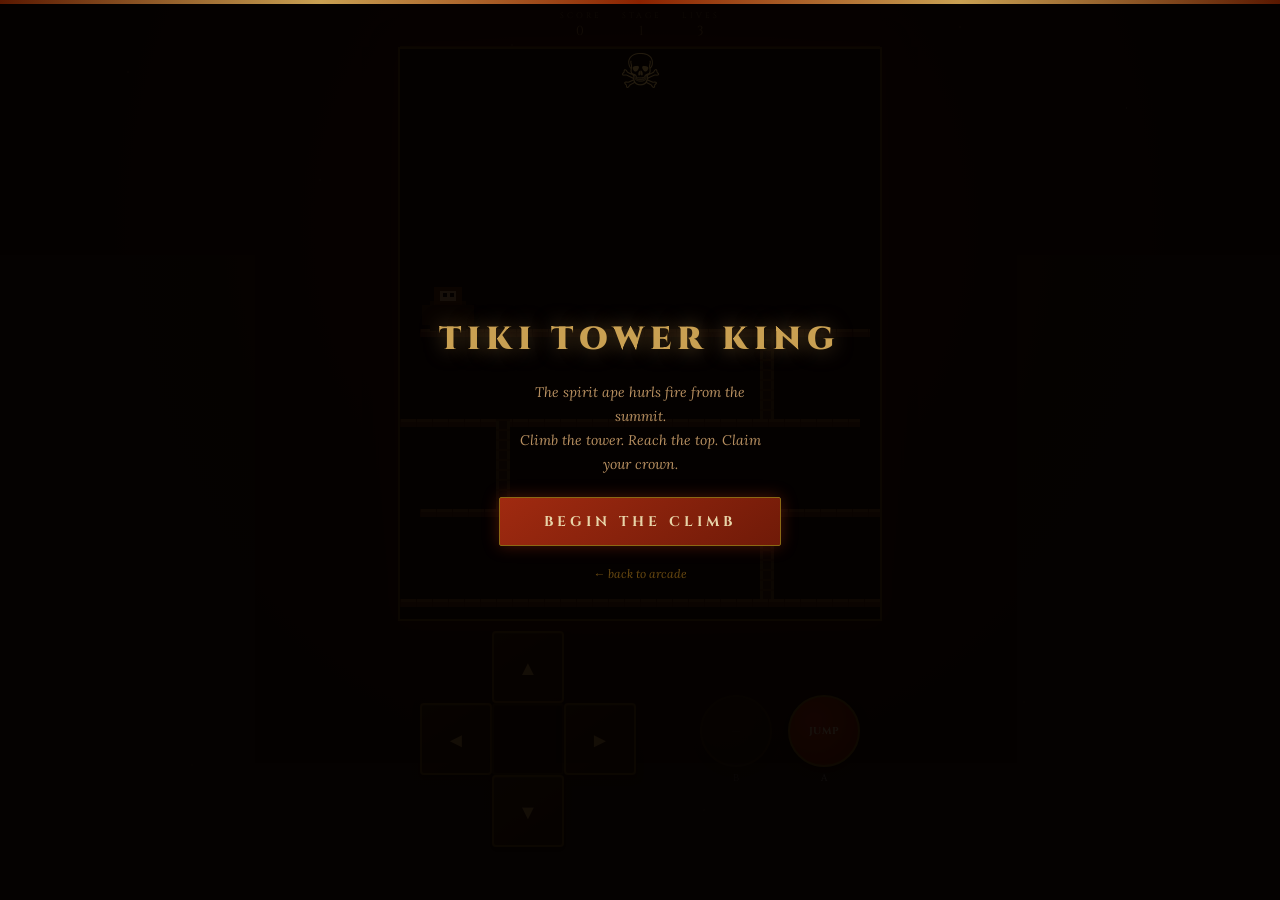
<file: nes-games/tiki-tower-king.html>
<!doctype html>
<html lang="en">
<head>
  <meta charset="utf-8"/>
  <meta name="viewport" content="width=device-width, initial-scale=1, viewport-fit=cover"/>
  <meta name="apple-mobile-web-app-capable" content="yes"/>
  <meta name="apple-mobile-web-app-status-bar-style" content="black-translucent"/>
  <title>Tiki Tower King — Tiki Blanco Arcade</title>
  <link rel="stylesheet" href="style.css"/>
  <style>
    #btn-b { opacity: 0.25; pointer-events: none; }
  </style>
</head>
<body>
<div id="overlay">
  <h1>TIKI TOWER KING</h1>
  <p>The spirit ape hurls fire from the summit.<br/>Climb the tower. Reach the top. Claim your crown.</p>
  <button class="overlay-btn" id="overlay-btn">BEGIN THE CLIMB</button>
  <a href="index.html" style="color:#6a4a10;font-size:12px;text-decoration:none;font-family:'Lora',serif;font-style:italic;">← back to arcade</a>
</div>

<div id="game-wrap">
  <div id="hud">
    <span><span class="label">score</span><span id="score">0</span></span>
    <span><span class="label">stage</span><span id="stage">1</span></span>
    <span><span class="label">lives</span><span id="lives">3</span></span>
  </div>
  <canvas id="canvas"></canvas>
  <div id="gamepad">
    <div id="dpad">
      <div class="dpad-btn" id="btn-up">▲</div>
      <div class="dpad-btn" id="btn-left">◄</div>
      <div class="dpad-btn" id="btn-center"></div>
      <div class="dpad-btn" id="btn-right">►</div>
      <div class="dpad-btn" id="btn-down">▼</div>
    </div>
    <div id="action-btns">
      <div style="display:flex;flex-direction:column;align-items:center;gap:4px;">
        <button class="action-btn" id="btn-b">—</button>
        <span style="font-size:10px;color:#444;">B</span>
      </div>
      <div style="display:flex;flex-direction:column;align-items:center;gap:4px;">
        <button class="action-btn" id="btn-a">JUMP</button>
        <span style="font-size:10px;color:#888;">A</span>
      </div>
    </div>
  </div>
</div>

<script>
(function(){"use strict";
const canvas=document.getElementById('canvas');
const ctx=canvas.getContext('2d');
let W,H,animId,lastTime,scale;

function resize(){
  const aw=Math.min(window.innerWidth,480);
  const hudH=document.getElementById('hud').offsetHeight;
  const padH=document.getElementById('gamepad').offsetHeight;
  const ah=window.innerHeight-hudH-padH-16;
  scale=Math.min(aw/320,ah/380);
  W=Math.floor(320*scale); H=Math.floor(380*scale);
  canvas.width=W; canvas.height=H;
  buildLayout();
  draw();
}

// Base layout in 320×380 units, scaled
// 4 platforms + ladders
let platforms, ladders, kongPos;

function buildLayout(){
  const s=scale;
  platforms=[
    {x:0,  y:H-20,  w:W,    h:8, dir:0},  // P1 bottom
    {x:20, y:H-110, w:W-20, h:8, dir:1},  // P2
    {x:0,  y:H-200, w:W-20, h:8, dir:-1}, // P3
    {x:20, y:H-290, w:W-30, h:8, dir:1},  // P4 (top)
  ];
  ladders=[
    {x:W*0.75, y:H-110, h:90},   // P1->P2
    {x:W*0.2,  y:H-200, h:90},   // P2->P3
    {x:W*0.75, y:H-290, h:90},   // P3->P4
  ];
  kongPos={x:30, y:H-318};
}

let player, barrels, score, lives, stage, dead, deathTimer, gameOver;
let barrelTimer, barrelSpeed, won, wonTimer;
const keys={left:false,right:false,up:false,jump:false};
const GRAVITY=0.018;
const JUMP_VY=-0.55;
const MOVE_SPD=0.12;
const BARREL_RADIUS=10;
const PLAYER_W=14,PLAYER_H=20;

function newGame(){
  score=0; lives=3; stage=1; gameOver=false; won=false;
  startStage();
  updateHUD();
  if(animId) cancelAnimationFrame(animId);
  lastTime=performance.now();
  animId=requestAnimationFrame(loop);
}

function startStage(){
  player={
    x:20, y:H-40,
    vx:0, vy:0,
    onGround:true, onLadder:false,
    facing:1
  };
  barrels=[]; dead=false; deathTimer=0; won=false; wonTimer=0;
  barrelTimer=Math.max(1500,3000-stage*200);
  barrelSpeed=Math.min(0.25,0.10+stage*0.02);
}

function loop(ts){
  if(gameOver){animId=null;return;}
  const dt=Math.min(ts-lastTime,50);
  lastTime=ts;
  update(dt);
  draw();
  animId=requestAnimationFrame(loop);
}

function update(dt){
  if(deathTimer>0){
    deathTimer-=dt;
    if(deathTimer<=0){
      if(lives<=0){endGame();return;}
      startStage();
    }
    return;
  }

  if(won){
    wonTimer-=dt;
    if(wonTimer<=0){ stage++; updateHUD(); startStage(); }
    return;
  }

  // Player physics
  if(!player.onLadder){
    player.vy+=GRAVITY*dt;
  }

  // Horizontal movement
  player.vx=0;
  if(keys.left){ player.vx=-MOVE_SPD; player.facing=-1; }
  if(keys.right){ player.vx=MOVE_SPD; player.facing=1; }

  // Ladder detection
  const onLadder=ladders.some(l=>
    player.x+PLAYER_W/2>l.x&&player.x+PLAYER_W/2<l.x+14&&
    player.y+PLAYER_H>l.y&&player.y<l.y+l.h
  );

  if(onLadder&&(keys.up||player.onLadder)){
    player.onLadder=true;
    player.vy=keys.up?-0.18:keys.left||keys.right?0:0.05;
    player.vx=0;
  } else if(!onLadder){
    player.onLadder=false;
  }

  // Jump
  if(keys.jump&&player.onGround&&!player.onLadder){
    player.vy=JUMP_VY*scale*0.8;
    player.onGround=false;
    keys.jump=false;
  }

  player.x+=player.vx*dt;
  player.y+=player.vy*dt;

  // Clamp horizontal
  player.x=Math.max(0,Math.min(W-PLAYER_W,player.x));

  // Platform collision
  player.onGround=false;
  platforms.forEach(p=>{
    // Landing on top
    if(player.x+PLAYER_W>p.x&&player.x<p.x+p.w){
      if(player.y+PLAYER_H>=p.y&&player.y+PLAYER_H<=p.y+p.h+Math.abs(player.vy*dt)+2&&player.vy>=0){
        player.y=p.y-PLAYER_H;
        player.vy=0;
        player.onGround=true;
        player.onLadder=false;
      }
    }
  });

  // Fall off bottom
  if(player.y>H){ die(); return; }

  // Win: player reaches top platform
  const topP=platforms[3];
  if(player.y+PLAYER_H<=topP.y+10&&player.x>topP.x&&player.x<topP.x+topP.w-20){
    won=true; wonTimer=1500;
    score+=500; updateHUD();
  }

  // Barrels
  barrelTimer-=dt;
  if(barrelTimer<=0){
    barrelTimer=Math.max(1000,2500-stage*150)+Math.random()*500;
    barrels.push({x:kongPos.x+30,y:kongPos.y,vx:barrelSpeed,vy:0,onGround:false});
  }

  barrels.forEach((b,bi)=>{
    b.vy+=GRAVITY*dt;
    b.x+=b.vx*dt; b.y+=b.vy*dt;

    b.onGround=false;
    platforms.forEach(p=>{
      if(b.x+BARREL_RADIUS>p.x&&b.x-BARREL_RADIUS<p.x+p.w){
        if(b.y+BARREL_RADIUS>=p.y&&b.y+BARREL_RADIUS<=p.y+BARREL_RADIUS+Math.abs(b.vy*dt)+2&&b.vy>=0){
          b.y=p.y-BARREL_RADIUS;
          b.vy=0; b.onGround=true;
          // Bounce direction at edges
          if(b.x>p.x+p.w-20) b.vx=-barrelSpeed;
          if(b.x<p.x+20) b.vx=barrelSpeed;
        }
      }
    });

    // Barrel falls off screen
    if(b.y>H){ barrels.splice(bi,1); score+=10; updateHUD(); return; }

    // Barrel vs player
    const dx=b.x-(player.x+PLAYER_W/2);
    const dy=b.y-(player.y+PLAYER_H/2);
    if(Math.sqrt(dx*dx+dy*dy)<BARREL_RADIUS+PLAYER_W/2-2) die();

    // Player jumps over barrel — score
    if(player.vy<0&&Math.abs(dx)<BARREL_RADIUS+10&&player.y+PLAYER_H<b.y){
      score+=100; updateHUD();
    }
  });
}

function die(){
  if(deathTimer>0) return;
  lives--; updateHUD();
  deathTimer=900;
}

function endGame(){
  gameOver=true;
  const ov=document.getElementById('overlay');
  ov.querySelector('h1').textContent='THE APE REIGNS';
  ov.querySelector('p').innerHTML=`Stage ${stage} · Score: <strong style="color:#d4b060">${score}</strong>`;
  ov.querySelector('.overlay-btn').textContent='CLIMB AGAIN';
  ov.style.display='flex';
}

function draw(){
  ctx.fillStyle='#080808'; ctx.fillRect(0,0,W,H);

  // Platforms (with NES-style girder look)
  platforms.forEach((p,pi)=>{
    ctx.fillStyle='#5a3010';
    ctx.fillRect(p.x,p.y,p.w,p.h);
    ctx.fillStyle='#7a4a20';
    ctx.fillRect(p.x,p.y,p.w,3);
    // Girder segments
    ctx.fillStyle='#4a2008';
    for(let gx=p.x;gx<p.x+p.w;gx+=16){
      ctx.fillRect(gx,p.y,1,p.h);
    }
  });

  // Ladders
  ladders.forEach(l=>{
    ctx.fillStyle='#3a2010';
    ctx.fillRect(l.x,l.y,14,l.h);
    ctx.fillStyle='#6a4a20';
    ctx.fillRect(l.x,l.y,3,l.h);
    ctx.fillRect(l.x+11,l.y,3,l.h);
    for(let ly=l.y;ly<l.y+l.h;ly+=10){
      ctx.fillStyle='#5a3a18';
      ctx.fillRect(l.x,ly,14,2);
    }
  });

  // Kong (spirit ape) at top left
  ctx.fillStyle='#3a1a00';
  const kx=kongPos.x, ky=kongPos.y;
  ctx.fillRect(kx,ky,36,30);   // body
  ctx.fillStyle='#5a2a08';
  ctx.fillRect(kx+4,ky-14,28,18); // head
  ctx.fillStyle='#e8c080';
  ctx.fillRect(kx+10,ky-10,16,10); // face
  ctx.fillStyle='#080808';
  ctx.fillRect(kx+13,ky-8,4,4);   // eyes
  ctx.fillRect(kx+20,ky-8,4,4);
  ctx.fillStyle='#3a1a00';
  ctx.fillRect(kx-8,ky+4,10,20); // left arm
  ctx.fillRect(kx+34,ky+4,10,20); // right arm

  // Barrels
  barrels.forEach(b=>{
    const bx=Math.floor(b.x), by=Math.floor(b.y);
    ctx.fillStyle='#8b2200';
    ctx.beginPath(); ctx.arc(bx,by,BARREL_RADIUS,0,Math.PI*2); ctx.fill();
    ctx.fillStyle='#c03010';
    ctx.beginPath(); ctx.arc(bx,by,BARREL_RADIUS-3,0,Math.PI*2); ctx.fill();
    ctx.fillStyle='#8b2200';
    ctx.fillRect(bx-BARREL_RADIUS+1,by-2,BARREL_RADIUS*2-2,4);
    ctx.fillRect(bx-2,by-BARREL_RADIUS+1,4,BARREL_RADIUS*2-2);
  });

  // Player
  if(deathTimer<=0||Math.floor(deathTimer/80)%2===0){
    const px=Math.floor(player.x), py=Math.floor(player.y);
    const f=player.facing;
    // Legs
    ctx.fillStyle='#6a4a1a';
    ctx.fillRect(px+2,py+PLAYER_H-6,5,6);
    ctx.fillRect(px+PLAYER_W-7,py+PLAYER_H-6,5,6);
    // Body
    ctx.fillStyle='#c9a052';
    ctx.fillRect(px,py+6,PLAYER_W,PLAYER_H-6);
    // Arms
    ctx.fillStyle='#c9a052';
    ctx.fillRect(px-3,py+8,5,8);
    ctx.fillRect(px+PLAYER_W-2,py+8,5,8);
    // Head
    ctx.fillStyle='#e8c080';
    ctx.fillRect(px+1,py,PLAYER_W-2,8);
    // Hat
    ctx.fillStyle='#8b2200';
    ctx.fillRect(px,py-4,PLAYER_W,5);
    ctx.fillRect(px+2,py-8,PLAYER_W-4,5);
  }

  // Win flash
  if(won){
    ctx.fillStyle='rgba(201,160,82,0.15)';
    ctx.fillRect(0,0,W,H);
    ctx.fillStyle='#d4b060';
    ctx.font=`bold ${Math.floor(18*scale)}px 'Cinzel',serif`;
    ctx.textAlign='center';
    ctx.fillText('SUMMIT REACHED!',W/2,H/2);
  }

  // Lives
  for(let i=0;i<lives;i++){
    const lx=4+i*16, ly=H-6;
    ctx.fillStyle='#c9a052';
    ctx.fillRect(lx,ly,12,4);
    ctx.fillRect(lx+2,ly-4,8,4);
  }
}

function updateHUD(){
  document.getElementById('score').textContent=score;
  document.getElementById('stage').textContent=stage;
  document.getElementById('lives').textContent=lives;
}

document.getElementById('overlay-btn').addEventListener('click',()=>{
  document.getElementById('overlay').style.display='none';
  newGame();
});

function addHold(id,fn){
  const el=document.getElementById(id);
  el.addEventListener('touchstart',e=>{e.preventDefault();el.classList.add('pressed');fn(true);},{passive:false});
  el.addEventListener('touchend',e=>{e.preventDefault();el.classList.remove('pressed');fn(false);},{passive:false});
  el.addEventListener('mousedown',()=>fn(true));
  el.addEventListener('mouseup',()=>fn(false));
}
addHold('btn-left',v=>keys.left=v);
addHold('btn-right',v=>keys.right=v);
addHold('btn-up',v=>keys.up=v);
addHold('btn-down',v=>keys.up=false);

document.getElementById('btn-a').addEventListener('touchstart',e=>{
  e.preventDefault(); document.getElementById('btn-a').classList.add('pressed');
  keys.jump=true;
},{passive:false});
document.getElementById('btn-a').addEventListener('touchend',e=>{
  e.preventDefault(); document.getElementById('btn-a').classList.remove('pressed');
},{passive:false});
document.getElementById('btn-a').addEventListener('mousedown',()=>keys.jump=true);

document.addEventListener('keydown',e=>{
  if(e.code==='ArrowLeft')  keys.left=true;
  if(e.code==='ArrowRight') keys.right=true;
  if(e.code==='ArrowUp')    keys.up=true;
  if(e.code==='Space'||e.code==='KeyZ') keys.jump=true;
});
document.addEventListener('keyup',e=>{
  if(e.code==='ArrowLeft')  keys.left=false;
  if(e.code==='ArrowRight') keys.right=false;
  if(e.code==='ArrowUp')    keys.up=false;
  if(e.code==='Space'||e.code==='KeyZ') keys.jump=false;
});

window.addEventListener('resize',resize);
resize();
})();
</script>
</body>
</html>
</file>
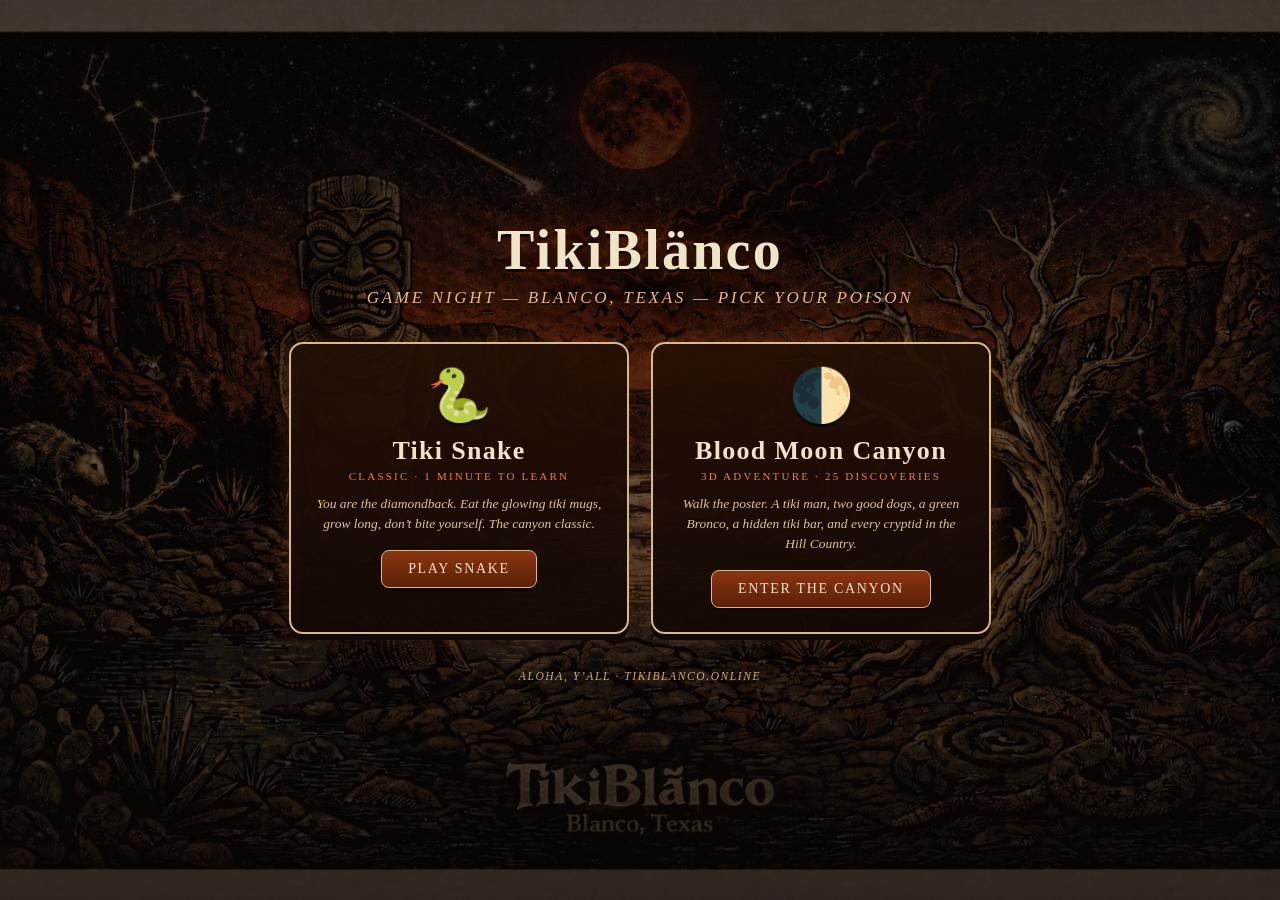
<file: tiki-blanco/play.html>
<!DOCTYPE html>
<html lang="en">
<head>
<meta charset="utf-8">
<title>TikiBlänco — Play</title>
<meta name="viewport" content="width=device-width, initial-scale=1, viewport-fit=cover">
<meta name="description" content="Pick your game: Tiki Snake or Blood Moon Canyon.">
<style>
  :root{ --parchment:#efe3c8; --ink:#2a1608; --rust:#a83a12; --ember:#ff7a33; --shadow:#120803; }
  *{ margin:0; padding:0; box-sizing:border-box; -webkit-tap-highlight-color:transparent; }
  html,body{ min-height:100%; }
  body{
    font-family:Georgia,'Times New Roman',serif; color:var(--parchment);
    background:#0a0503 url('poster.jpg') center/cover fixed no-repeat;
    display:flex; flex-direction:column; align-items:center; justify-content:center;
    min-height:100vh; padding:32px 18px calc(32px + env(safe-area-inset-bottom));
    position:relative;
  }
  body::before{ content:''; position:fixed; inset:0;
    background:linear-gradient(180deg, rgba(10,5,3,.78) 0%, rgba(10,5,3,.62) 45%, rgba(10,5,3,.85) 100%); }
  .wrap{ position:relative; z-index:1; width:min(760px,100%); text-align:center; }
  h1{
    font-size:clamp(34px,7vw,56px); letter-spacing:.04em;
    text-shadow:0 3px 0 var(--shadow), 0 0 28px rgba(255,90,30,.45);
  }
  .sub{
    font-size:clamp(13px,2.6vw,17px); font-style:italic; color:#e8b98a;
    letter-spacing:.16em; margin:6px 0 34px; text-shadow:0 2px 0 var(--shadow);
  }
  .games{ display:flex; gap:22px; justify-content:center; flex-wrap:wrap; }
  .card{
    flex:1 1 280px; max-width:340px; text-decoration:none; color:var(--parchment);
    background:linear-gradient(180deg, rgba(38,16,6,.92), rgba(20,9,4,.94));
    border:2px solid #d8b98c; border-radius:14px; padding:26px 22px 24px;
    box-shadow:0 6px 0 var(--shadow), 0 0 24px rgba(255,110,40,.18);
    transition:transform .15s ease, box-shadow .15s ease;
  }
  .card:hover, .card:focus-visible{
    transform:translateY(-4px);
    box-shadow:0 10px 0 var(--shadow), 0 0 42px rgba(255,130,50,.4);
    outline:none;
  }
  .card:active{ transform:translateY(1px); box-shadow:0 3px 0 var(--shadow); }
  .card .glyph{ font-size:52px; line-height:1; margin-bottom:14px; display:block;
    filter:drop-shadow(0 3px 0 rgba(0,0,0,.5)); transition:transform .18s ease; }
  .card:hover .glyph{ transform:scale(1.18) rotate(-7deg); }
  .card h2{ font-size:clamp(20px,4vw,26px); letter-spacing:.05em; color:var(--parchment); }
  .card .tag{ display:block; font-size:11px; letter-spacing:.2em; color:var(--ember);
    text-transform:uppercase; margin:4px 0 12px; }
  .card p{ font-size:13.5px; line-height:1.5; font-style:italic; color:#dcc49a; }
  .card .go{
    display:inline-block; margin-top:16px; font-size:14px; letter-spacing:.12em;
    padding:10px 26px; border-radius:8px; color:var(--parchment);
    background:linear-gradient(180deg,#8a3510,#5c1f08); border:1.5px solid #d8b98c;
    box-shadow:0 3px 0 var(--shadow);
  }
  .foot{ position:relative; z-index:1; margin-top:36px; font-size:11.5px; font-style:italic;
    color:#cfa87a; letter-spacing:.14em; }
  .tEmber{
    position:fixed; bottom:-10px; width:5px; height:5px; border-radius:50%; z-index:1;
    background:radial-gradient(circle, #ffd77a 0%, rgba(255,122,51,.85) 45%, rgba(255,122,51,0) 75%);
    animation:emberRise linear infinite; pointer-events:none;
  }
  @keyframes emberRise{
    0%{ transform:translate(0,0) scale(1); opacity:0; }
    8%{ opacity:.9; }
    50%{ transform:translate(14px,-45vh) scale(.8); opacity:.55; }
    100%{ transform:translate(-10px,-92vh) scale(.3); opacity:0; }
  }
</style>
</head>
<body>
  <i class="tEmber" style="left:10%;animation-duration:9s;animation-delay:0s"></i>
  <i class="tEmber" style="left:32%;animation-duration:12s;animation-delay:3s"></i>
  <i class="tEmber" style="left:58%;animation-duration:8s;animation-delay:1.5s"></i>
  <i class="tEmber" style="left:78%;animation-duration:11s;animation-delay:5s"></i>
  <i class="tEmber" style="left:92%;animation-duration:10s;animation-delay:2.2s"></i>
  <div class="wrap">
    <h1>TikiBl&auml;nco</h1>
    <div class="sub">GAME NIGHT &mdash; BLANCO, TEXAS &mdash; PICK YOUR POISON</div>
    <div class="games">
      <a class="card" href="snake.html">
        <span class="glyph">&#128013;</span>
        <h2>Tiki Snake</h2>
        <span class="tag">Classic &middot; 1 minute to learn</span>
        <p>You are the diamondback. Eat the glowing tiki mugs, grow long, don&rsquo;t bite yourself.
        The canyon classic.</p>
        <span class="go">PLAY SNAKE</span>
      </a>
      <a class="card" href="index.html">
        <span class="glyph">&#127763;</span>
        <h2>Blood Moon Canyon</h2>
        <span class="tag">3D Adventure &middot; 25 discoveries</span>
        <p>Walk the poster. A tiki man, two good dogs, a green Bronco, a hidden tiki bar,
        and every cryptid in the Hill Country.</p>
        <span class="go">ENTER THE CANYON</span>
      </a>
    </div>
    <div class="foot">ALOHA, Y&rsquo;ALL &middot; TIKIBLANCO.ONLINE</div>
  </div>
</body>
</html>
</file>
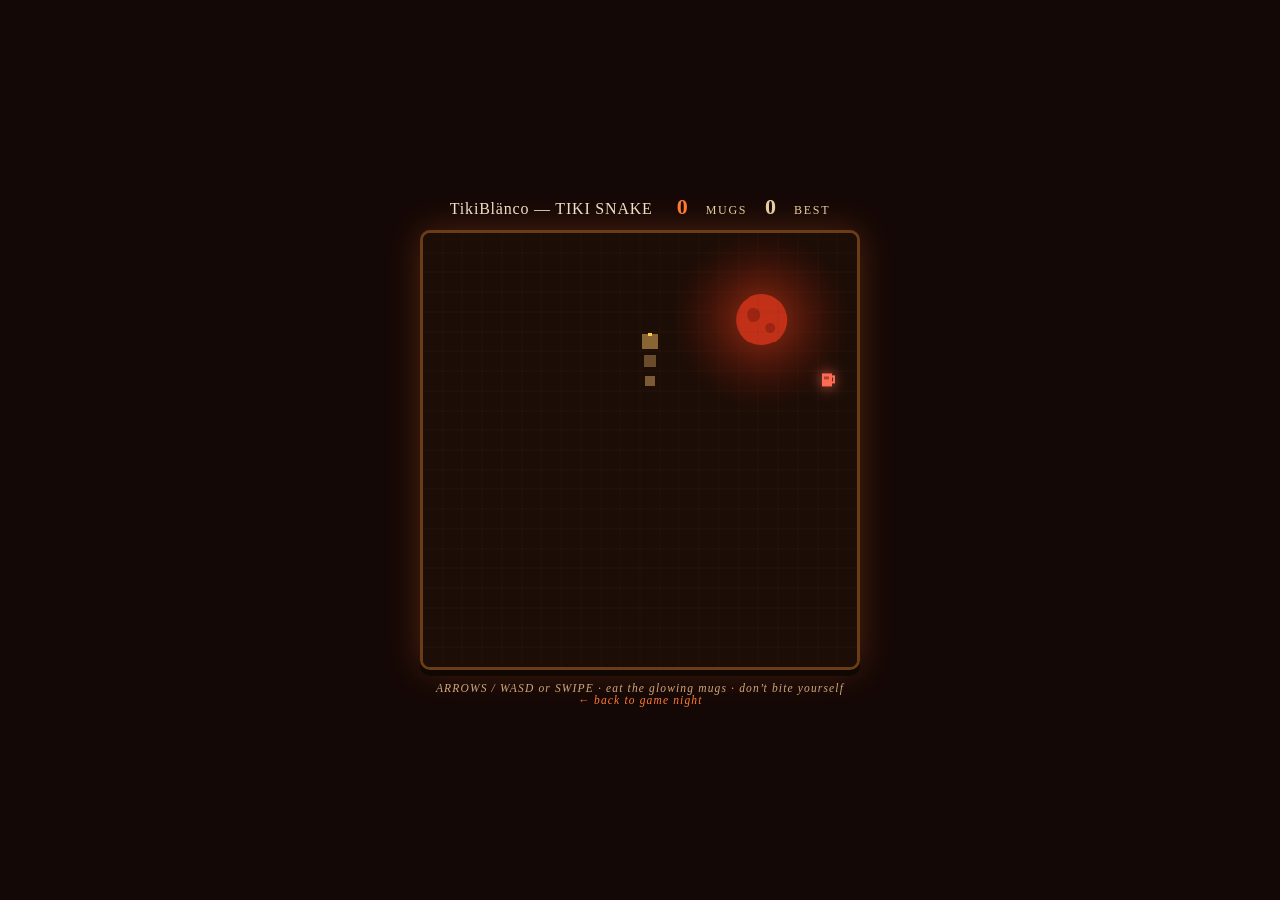
<file: tiki-blanco/snake.html>
<!DOCTYPE html>
<html lang="en">
<head>
<meta charset="utf-8">
<title>TikiBlänco — Tiki Snake</title>
<meta name="viewport" content="width=device-width, initial-scale=1, maximum-scale=1, user-scalable=no, viewport-fit=cover">
<style>
  :root{ --parchment:#efe3c8; --ink:#2a1608; --rust:#a83a12; --ember:#ff7a33; --shadow:#120803; }
  *{ margin:0; padding:0; box-sizing:border-box; -webkit-tap-highlight-color:transparent; }
  html,body{ width:100%; height:100%; overflow:hidden; }
  body{
    font-family:Georgia,'Times New Roman',serif; color:var(--parchment); background:#140806;
    display:flex; flex-direction:column; align-items:center; justify-content:center;
    touch-action:none; user-select:none; -webkit-user-select:none; min-height:100vh;
  }
  #hud{ display:flex; gap:18px; align-items:baseline; margin-bottom:10px; }
  #hud b{ color:var(--ember); font-size:22px; }
  #hud span{ font-size:12px; letter-spacing:.14em; color:#e6cfa2; }
  #hud .title{ font-size:16px; letter-spacing:.05em; color:var(--parchment); margin-right:6px; }
  canvas{
    background:#1c0d06; border:3px solid #6b3d16; border-radius:10px;
    box-shadow:0 6px 0 var(--shadow), 0 0 34px rgba(255,110,40,.25);
    image-rendering:pixelated;
  }
  #foot{ margin-top:12px; font-size:11.5px; letter-spacing:.1em; color:#cfa87a; font-style:italic; text-align:center; }
  #foot a{ color:var(--ember); text-decoration:none; }
  #over{
    position:fixed; left:50%; top:50%; transform:translate(-50%,-50%) scale(.9); z-index:5;
    width:min(360px, calc(100vw - 40px)); text-align:center;
    background:linear-gradient(180deg,#f2e6ca,#e5d3ab); color:var(--ink);
    border:3px solid #6b3d16; border-radius:14px; padding:22px;
    box-shadow:0 8px 0 rgba(0,0,0,.5); opacity:0; pointer-events:none;
    transition:opacity .4s ease, transform .4s ease;
  }
  #over.show{ opacity:1; transform:translate(-50%,-50%) scale(1); pointer-events:auto; }
  #over h3{ font-size:24px; color:#3a1c06; margin-bottom:6px; }
  #over p{ font-size:14px; font-style:italic; color:#4a2a10; line-height:1.5; }
  #over button{
    margin-top:14px; font-family:inherit; font-size:15px; letter-spacing:.1em; padding:10px 28px;
    background:linear-gradient(180deg,#8a3510,#5c1f08); color:var(--parchment);
    border:2px solid #d8b98c; border-radius:8px; cursor:pointer; box-shadow:0 3px 0 var(--shadow);
  }
</style>
</head>
<body>
  <div id="hud">
    <span class="title">TikiBl&auml;nco &mdash; TIKI SNAKE</span>
    <b id="score">0</b><span>MUGS</span>
    <b id="best" style="color:#e6cfa2">0</b><span>BEST</span>
  </div>
  <canvas id="c" width="440" height="440"></canvas>
  <div id="foot">ARROWS / WASD or SWIPE &middot; eat the glowing mugs &middot; don&rsquo;t bite yourself<br>
    <a href="play.html">&larr; back to game night</a></div>
  <div id="over">
    <h3 id="overTitle">Snake Down!</h3>
    <p id="overText"></p>
    <button id="again">SLITHER AGAIN</button>
  </div>
<script>
(function () {
  'use strict';
  var cv = document.getElementById('c'), ctx = cv.getContext('2d');
  var N = 22, CELL = cv.width / N;
  var scoreEl = document.getElementById('score'), bestEl = document.getElementById('best');
  var overEl = document.getElementById('over'), overText = document.getElementById('overText');
  var mugColors = ['#7dff9a', '#ffb347', '#ff6a55', '#5fd8ff', '#ff8ad8'];
  var best = 0;
  try { best = parseInt(localStorage.getItem('tikiblanco-snake-best') || '0', 10) || 0; } catch (e) {}
  bestEl.textContent = best;

  // fit canvas to smaller screens
  function fit() {
    var s = Math.min(440, window.innerWidth - 28, window.innerHeight - 150);
    cv.style.width = s + 'px';
    cv.style.height = s + 'px';
  }
  fit();
  window.addEventListener('resize', fit);

  var snake, dir, nextDir, mug, score, dead, tickMs, moonPulse = 0, rattleTail;
  function reset() {
    snake = [{ x: 11, y: 12 }, { x: 11, y: 13 }, { x: 11, y: 14 }];
    dir = { x: 0, y: -1 };
    nextDir = dir;
    score = 0;
    dead = false;
    tickMs = 150;
    scoreEl.textContent = '0';
    placeMug();
    overEl.classList.remove('show');
  }
  function placeMug() {
    do {
      mug = { x: Math.floor(Math.random() * N), y: Math.floor(Math.random() * N),
        c: mugColors[Math.floor(Math.random() * mugColors.length)] };
    } while (snake.some(function (s) { return s.x === mug.x && s.y === mug.y; }));
  }

  // simple synth for chomps and death rattle
  var AC = window.AudioContext || window.webkitAudioContext, ac = null;
  function beep(f, dur, vol, type) {
    if (!ac) return;
    var o = ac.createOscillator(), g = ac.createGain(), t = ac.currentTime;
    o.type = type || 'square'; o.frequency.value = f;
    g.gain.setValueAtTime(0, t);
    g.gain.linearRampToValueAtTime(vol || 0.05, t + 0.01);
    g.gain.exponentialRampToValueAtTime(0.001, t + (dur || 0.12));
    o.connect(g); g.connect(ac.destination);
    o.start(t); o.stop(t + (dur || 0.12) + 0.05);
  }
  function ensureAudio() { if (!ac && AC) ac = new AC(); if (ac && ac.state === 'suspended') ac.resume(); }

  function setDir(x, y) {
    ensureAudio();
    if (dead) return;
    if (x === -dir.x && y === -dir.y) return; // no 180s
    nextDir = { x: x, y: y };
  }
  document.addEventListener('keydown', function (e) {
    var k = e.code;
    if (k === 'ArrowUp' || k === 'KeyW') { setDir(0, -1); e.preventDefault(); }
    else if (k === 'ArrowDown' || k === 'KeyS') { setDir(0, 1); e.preventDefault(); }
    else if (k === 'ArrowLeft' || k === 'KeyA') { setDir(-1, 0); e.preventDefault(); }
    else if (k === 'ArrowRight' || k === 'KeyD') { setDir(1, 0); e.preventDefault(); }
    else if (dead && (k === 'Space' || k === 'Enter')) reset();
  });
  var ts = null;
  document.addEventListener('touchstart', function (e) {
    ensureAudio();
    ts = { x: e.touches[0].clientX, y: e.touches[0].clientY };
  }, { passive: true });
  document.addEventListener('touchend', function (e) {
    if (!ts) return;
    var dx = e.changedTouches[0].clientX - ts.x, dy = e.changedTouches[0].clientY - ts.y;
    if (Math.abs(dx) < 18 && Math.abs(dy) < 18) return;
    if (Math.abs(dx) > Math.abs(dy)) setDir(dx > 0 ? 1 : -1, 0);
    else setDir(0, dy > 0 ? 1 : -1);
    ts = null;
  }, { passive: true });
  document.getElementById('again').addEventListener('click', reset);

  var acc = 0, last = 0;
  function loop(t) {
    requestAnimationFrame(loop);
    var dt = Math.min(t - last, 100);
    last = t;
    moonPulse += dt * 0.001;
    if (!dead) {
      acc += dt;
      while (acc >= tickMs) { acc -= tickMs; step(); }
    }
    draw();
  }
  function step() {
    dir = nextDir;
    var head = { x: snake[0].x + dir.x, y: snake[0].y + dir.y };
    // canyon walls are solid — and so are you
    if (head.x < 0 || head.y < 0 || head.x >= N || head.y >= N ||
        snake.some(function (s) { return s.x === head.x && s.y === head.y; })) {
      dead = true;
      beep(140, 0.4, 0.08, 'sawtooth');
      beep(90, 0.6, 0.08, 'sawtooth');
      var isBest = score > best;
      if (isBest) {
        best = score;
        try { localStorage.setItem('tikiblanco-snake-best', String(best)); } catch (e) {}
        bestEl.textContent = best;
      }
      overText.textContent = score + ' mug' + (score === 1 ? '' : 's') + ' for the shelf.' +
        (isBest ? ' A new best — Trader Blanco nods approvingly.' : ' The rattlesnake naps it off.');
      overEl.classList.add('show');
      return;
    }
    snake.unshift(head);
    if (head.x === mug.x && head.y === mug.y) {
      score++;
      scoreEl.textContent = score;
      beep(660 + Math.min(score, 20) * 18, 0.1, 0.05);
      beep(990 + Math.min(score, 20) * 18, 0.14, 0.03);
      tickMs = Math.max(70, 150 - score * 3);
      placeMug();
    } else {
      snake.pop();
    }
  }
  function draw() {
    // night canyon backdrop
    ctx.fillStyle = '#1c0d06';
    ctx.fillRect(0, 0, cv.width, cv.height);
    // blood moon
    var mx = cv.width * 0.78, my = cv.height * 0.2;
    var g = ctx.createRadialGradient(mx, my, 8, mx, my, 90);
    g.addColorStop(0, 'rgba(220,60,25,' + (0.5 + Math.sin(moonPulse) * 0.08) + ')');
    g.addColorStop(1, 'rgba(120,20,8,0)');
    ctx.fillStyle = g;
    ctx.fillRect(0, 0, cv.width, cv.height);
    ctx.fillStyle = '#c33018';
    ctx.beginPath(); ctx.arc(mx, my, 26, 0, 7); ctx.fill();
    ctx.fillStyle = 'rgba(120,24,10,0.5)';
    ctx.beginPath(); ctx.arc(mx - 8, my - 5, 7, 0, 7); ctx.fill();
    ctx.beginPath(); ctx.arc(mx + 9, my + 8, 5, 0, 7); ctx.fill();
    // faint grid like flagstones
    ctx.strokeStyle = 'rgba(90,50,25,0.16)';
    ctx.lineWidth = 1;
    for (var i = 1; i < N; i++) {
      ctx.beginPath(); ctx.moveTo(i * CELL, 0); ctx.lineTo(i * CELL, cv.height); ctx.stroke();
      ctx.beginPath(); ctx.moveTo(0, i * CELL); ctx.lineTo(cv.width, i * CELL); ctx.stroke();
    }
    // the glowing mug (it bobs, because it knows it's wanted)
    var px = mug.x * CELL, py = mug.y * CELL + Math.sin(moonPulse * 4 + mug.x) * 2;
    ctx.shadowColor = mug.c; ctx.shadowBlur = 14;
    ctx.fillStyle = mug.c;
    ctx.fillRect(px + 5, py + 4, CELL - 10, CELL - 7);
    ctx.shadowBlur = 0;
    ctx.fillStyle = 'rgba(0,0,0,0.35)';
    ctx.fillRect(px + 7, py + 7, CELL - 14, 3);          // mug face notch
    ctx.strokeStyle = mug.c;
    ctx.lineWidth = 2;
    ctx.strokeRect(px + CELL - 7, py + 7, 4, CELL - 14); // handle
    // the diamondback
    for (var s = snake.length - 1; s >= 0; s--) {
      var seg = snake[s];
      var t = s / Math.max(1, snake.length - 1);
      ctx.fillStyle = s === 0 ? '#8a6534' : (s % 2 ? '#6b4c2a' : '#7c5a33');
      var inset = s === 0 ? 2 : 3 + t * 2;
      ctx.fillRect(seg.x * CELL + inset, seg.y * CELL + inset, CELL - inset * 2, CELL - inset * 2);
      if (s === 0) { // eyes
        ctx.fillStyle = '#ffcc44';
        var ex = dir.x, ey = dir.y;
        ctx.fillRect(seg.x * CELL + CELL / 2 - 5 + ex * 4 - ey * 4, seg.y * CELL + CELL / 2 - 5 + ey * 4 + ex * 4, 3, 3);
        ctx.fillRect(seg.x * CELL + CELL / 2 + 2 + ex * 4 + ey * 4, seg.y * CELL + CELL / 2 - 5 + ey * 4 - ex * 4, 3, 3);
      }
      if (s === snake.length - 1 && snake.length > 3) { // rattle
        ctx.fillStyle = '#b99b6a';
        ctx.fillRect(seg.x * CELL + CELL / 2 - 2, seg.y * CELL + CELL / 2 - 2, 4, 4);
      }
    }
  }
  reset();
  requestAnimationFrame(loop);
})();
</script>
</body>
</html>
</file>
<file: nes-games/style.css>
/* ═══════════════════════════════════════════════════
   TIKI BLANCO — Game Suite  |  shared styles
   ═══════════════════════════════════════════════════ */

@import url('https://fonts.googleapis.com/css2?family=Cinzel:wght@400;700;900&family=Lora:ital,wght@0,400;0,600;1,400;1,600&display=swap');

*, *::before, *::after { box-sizing: border-box; margin: 0; padding: 0; }

/* ── Palette ─────────────────────────────────────── */
:root {
  --tb-bg:        #080808;
  --tb-panel:     #120800;
  --tb-maroon:    #3d0a00;
  --tb-rust:      #7a2200;
  --tb-red:       #b03010;
  --tb-bamboo:    #c9a052;
  --tb-bamboo-dk: #8b6914;
  --tb-gold:      #d4b060;
  --tb-tan:       #b89060;
  --tb-bone:      #e8d4a8;
  --tb-muted:     #7a6040;
  --tb-green:     #3a5a1a;
  --tb-border:    #6a4a10;
  --tb-stripe:    #7a3010;   /* top nav stripe */
  --btn-size:     72px;
}

/* ── Base ─────────────────────────────────────────── */
html, body {
  background-color: var(--tb-bg);
  background-image: radial-gradient(ellipse at 50% 25%, #2e0a00 0%, #080808 65%);
  background-attachment: fixed;
  color: var(--tb-gold);
  font-family: 'Lora', Georgia, 'Times New Roman', serif;
  height: 100%;
  overflow: hidden;
  touch-action: none;
  user-select: none;
  -webkit-user-select: none;
}

/* Faint star-field overlay */
html::before {
  content: '';
  position: fixed;
  inset: 0;
  background-image:
    radial-gradient(1px 1px at 10%  8%,  rgba(255,220,150,0.4) 0%, transparent 100%),
    radial-gradient(1px 1px at 25%  20%, rgba(255,220,150,0.3) 0%, transparent 100%),
    radial-gradient(1px 1px at 40%  5%,  rgba(255,220,150,0.5) 0%, transparent 100%),
    radial-gradient(1px 1px at 60%  15%, rgba(255,220,150,0.3) 0%, transparent 100%),
    radial-gradient(1px 1px at 75%  3%,  rgba(255,220,150,0.4) 0%, transparent 100%),
    radial-gradient(1px 1px at 88%  12%, rgba(255,220,150,0.5) 0%, transparent 100%),
    radial-gradient(1px 1px at 15%  85%, rgba(255,220,150,0.25)0%, transparent 100%),
    radial-gradient(1px 1px at 55%  90%, rgba(255,220,150,0.3) 0%, transparent 100%),
    radial-gradient(1px 1px at 80%  78%, rgba(255,220,150,0.2) 0%, transparent 100%);
  pointer-events: none;
  z-index: 0;
}

/* Top bamboo stripe */
body::before {
  content: '';
  position: fixed;
  top: 0; left: 0; right: 0;
  height: 4px;
  background: linear-gradient(90deg, #5a1800, #c9a052, #8b2200, #c9a052, #5a1800);
  z-index: 200;
}

/* ── Canvas wrapper ──────────────────────────────── */
#game-wrap {
  position: relative;
  z-index: 1;
  display: flex;
  flex-direction: column;
  align-items: center;
  justify-content: flex-start;
  height: 100vh;
  padding-top: calc(4px + env(safe-area-inset-top));
}

/* ── HUD ─────────────────────────────────────────── */
#hud {
  display: flex;
  gap: 20px;
  padding: 6px 16px;
  font-family: 'Cinzel', serif;
  font-size: 13px;
  letter-spacing: 2px;
  color: var(--tb-bamboo);
  border-bottom: 1px solid var(--tb-border);
  width: 100%;
  max-width: 480px;
  justify-content: center;
}
#hud span { display: flex; flex-direction: column; align-items: center; gap: 1px; }
#hud .label {
  font-size: 8px;
  letter-spacing: 3px;
  color: var(--tb-muted);
  text-transform: uppercase;
}
#hud canvas { border: 1px solid var(--tb-border); }

/* ── Game canvas ─────────────────────────────────── */
canvas {
  display: block;
  image-rendering: pixelated;
  image-rendering: crisp-edges;
  border: 2px solid var(--tb-border);
  box-shadow: 0 0 24px rgba(61, 10, 0, 0.8), inset 0 0 8px rgba(0,0,0,0.5);
}

/* ── Virtual gamepad ─────────────────────────────── */
#gamepad {
  display: flex;
  align-items: center;
  justify-content: space-between;
  width: 100%;
  max-width: 480px;
  padding: 10px 20px;
  padding-bottom: calc(10px + env(safe-area-inset-bottom));
}

/* D-Pad */
#dpad {
  position: relative;
  width: calc(var(--btn-size) * 3);
  height: calc(var(--btn-size) * 3);
}
.dpad-btn {
  position: absolute;
  width: var(--btn-size);
  height: var(--btn-size);
  background: linear-gradient(145deg, #2a1a08, #1a0d00);
  border: 2px solid var(--tb-border);
  border-radius: 4px;
  display: flex;
  align-items: center;
  justify-content: center;
  font-size: 20px;
  color: var(--tb-bamboo);
  cursor: pointer;
  -webkit-tap-highlight-color: transparent;
  transition: background 0.08s, border-color 0.08s;
  box-shadow: 0 3px 6px rgba(0,0,0,0.5), inset 0 1px 0 rgba(201,160,82,0.1);
}
.dpad-btn:active, .dpad-btn.pressed {
  background: linear-gradient(145deg, #3a2808, #2a1800);
  border-color: var(--tb-bamboo);
}
#btn-up    { top: 0;                         left: var(--btn-size); }
#btn-down  { top: calc(var(--btn-size) * 2); left: var(--btn-size); }
#btn-left  { top: var(--btn-size);           left: 0; }
#btn-right { top: var(--btn-size);           left: calc(var(--btn-size) * 2); }
#btn-center{ top: var(--btn-size);           left: var(--btn-size);
             background: #0d0500; border-color: #2a1a00; color: #2a1a00; }

/* Action buttons */
#action-btns {
  display: flex;
  gap: 16px;
  align-items: center;
}
.action-btn {
  width: var(--btn-size);
  height: var(--btn-size);
  border-radius: 50%;
  border: 2px solid var(--tb-bamboo-dk);
  font-size: 10px;
  font-weight: 700;
  font-family: 'Cinzel', serif;
  letter-spacing: 0.5px;
  cursor: pointer;
  -webkit-tap-highlight-color: transparent;
  transition: filter 0.08s, border-color 0.08s;
  box-shadow: 0 3px 8px rgba(0,0,0,0.6);
}
.action-btn:active { filter: brightness(0.75); }
#btn-a { background: radial-gradient(circle at 35% 35%, #c03010, #7a1a00); color: var(--tb-bone); }
#btn-b { background: radial-gradient(circle at 35% 35%, #4a3a1a, #2a1a08); color: var(--tb-bamboo); }

/* Start/Select row */
#menu-btns {
  display: none;
  gap: 12px;
  justify-content: center;
}
.menu-btn {
  background: linear-gradient(145deg, #2a1a08, #1a0d00);
  color: var(--tb-tan);
  border: 1px solid var(--tb-border);
  border-radius: 20px;
  padding: 7px 18px;
  font-family: 'Cinzel', serif;
  font-size: 10px;
  letter-spacing: 2px;
  cursor: pointer;
  -webkit-tap-highlight-color: transparent;
}
.menu-btn:active { background: #3a2808; border-color: var(--tb-bamboo); }

/* ── Overlay ─────────────────────────────────────── */
#overlay {
  position: fixed; inset: 0;
  background: rgba(5, 2, 0, 0.92);
  display: flex; flex-direction: column;
  align-items: center; justify-content: center;
  gap: 20px;
  z-index: 100;
}
#overlay::before {
  content: '☠';
  font-size: 48px;
  opacity: 0.15;
  position: absolute;
  top: 40px;
}
#overlay h1 {
  font-family: 'Cinzel', serif;
  font-size: 32px;
  font-weight: 900;
  color: var(--tb-bamboo);
  letter-spacing: 6px;
  text-shadow: 0 0 20px rgba(201,160,82,0.5);
}
#overlay p {
  font-family: 'Lora', serif;
  font-style: italic;
  color: var(--tb-tan);
  font-size: 14px;
  text-align: center;
  max-width: 260px;
  line-height: 1.7;
}
#overlay .score-display {
  font-family: 'Cinzel', serif;
  font-size: 40px;
  color: var(--tb-gold);
}
.overlay-btn {
  background: linear-gradient(145deg, #a02a10, #701a08);
  color: var(--tb-bone);
  border: 1px solid var(--tb-bamboo-dk);
  padding: 14px 44px;
  font-family: 'Cinzel', serif;
  font-size: 14px;
  font-weight: 700;
  letter-spacing: 4px;
  border-radius: 2px;
  cursor: pointer;
  box-shadow: 0 0 16px rgba(176, 48, 16, 0.4);
}
.overlay-btn:active { filter: brightness(0.8); }

/* Bamboo divider line */
.overlay-divider {
  width: 120px;
  height: 1px;
  background: linear-gradient(90deg, transparent, var(--tb-border), transparent);
}

/* ── Landing page ────────────────────────────────── */
body.landing {
  overflow: auto;
  touch-action: auto;
}
.landing-wrap {
  position: relative;
  z-index: 1;
  min-height: 100vh;
  display: flex;
  flex-direction: column;
  align-items: center;
  padding: 48px 20px;
  padding-top: calc(48px + env(safe-area-inset-top));
  padding-bottom: calc(40px + env(safe-area-inset-bottom));
}

.skull-icon {
  font-size: 52px;
  opacity: 0.9;
  filter: drop-shadow(0 0 12px rgba(201,160,82,0.6));
  margin-bottom: 8px;
}

.landing-wrap h1 {
  font-family: 'Cinzel', serif;
  font-weight: 900;
  font-size: clamp(26px, 7vw, 42px);
  letter-spacing: 6px;
  color: var(--tb-bamboo);
  text-align: center;
  text-shadow: 0 0 24px rgba(201,160,82,0.45);
  margin-bottom: 6px;
}
.landing-wrap .subtitle {
  font-family: 'Lora', serif;
  font-style: italic;
  color: var(--tb-muted);
  font-size: 13px;
  margin-bottom: 8px;
  text-align: center;
}
.landing-divider {
  width: 180px;
  height: 1px;
  background: linear-gradient(90deg, transparent, var(--tb-border), transparent);
  margin: 16px auto 36px;
}

.game-grid {
  display: grid;
  grid-template-columns: repeat(auto-fill, minmax(260px, 1fr));
  gap: 20px;
  width: 100%;
  max-width: 900px;
}

/* Bamboo-framed card */
.game-card {
  background: linear-gradient(160deg, #1a0d00, #0d0500);
  border: 2px solid var(--tb-border);
  border-radius: 3px;
  padding: 24px 20px 20px;
  text-decoration: none;
  color: inherit;
  display: flex;
  flex-direction: column;
  align-items: center;
  gap: 10px;
  box-shadow:
    0 0 0 1px rgba(139,105,20,0.2),
    0 4px 20px rgba(0,0,0,0.6),
    inset 0 1px 0 rgba(201,160,82,0.07);
  transition: border-color 0.2s, box-shadow 0.2s, transform 0.1s;
  -webkit-tap-highlight-color: transparent;
  position: relative;
}

/* Corner accents */
.game-card::before,
.game-card::after {
  content: '✦';
  position: absolute;
  font-size: 10px;
  color: var(--tb-bamboo-dk);
  opacity: 0.7;
}
.game-card::before { top: 5px; left: 7px; }
.game-card::after  { bottom: 5px; right: 7px; }

.game-card:active {
  transform: scale(0.97);
  border-color: var(--tb-bamboo);
  box-shadow: 0 0 16px rgba(201,160,82,0.2), 0 4px 20px rgba(0,0,0,0.6);
}

.game-card .icon { font-size: 52px; filter: drop-shadow(0 2px 6px rgba(0,0,0,0.6)); }
.game-card h2 {
  font-family: 'Cinzel', serif;
  font-weight: 700;
  font-size: 17px;
  letter-spacing: 3px;
  color: var(--tb-bamboo);
}
.game-card p {
  font-family: 'Lora', serif;
  font-style: italic;
  font-size: 12px;
  color: var(--tb-tan);
  text-align: center;
  line-height: 1.7;
}
.game-card .badge {
  background: linear-gradient(145deg, #3a2808, #2a1800);
  border: 1px solid var(--tb-border);
  color: var(--tb-bamboo);
  font-family: 'Cinzel', serif;
  font-size: 9px;
  letter-spacing: 2px;
  padding: 4px 12px;
  border-radius: 2px;
}

.landing-footer {
  margin-top: 48px;
  text-align: center;
  color: var(--tb-border);
  font-family: 'Lora', serif;
  font-style: italic;
  font-size: 11px;
  line-height: 2;
}
.landing-footer strong { color: var(--tb-muted); }
</file>
